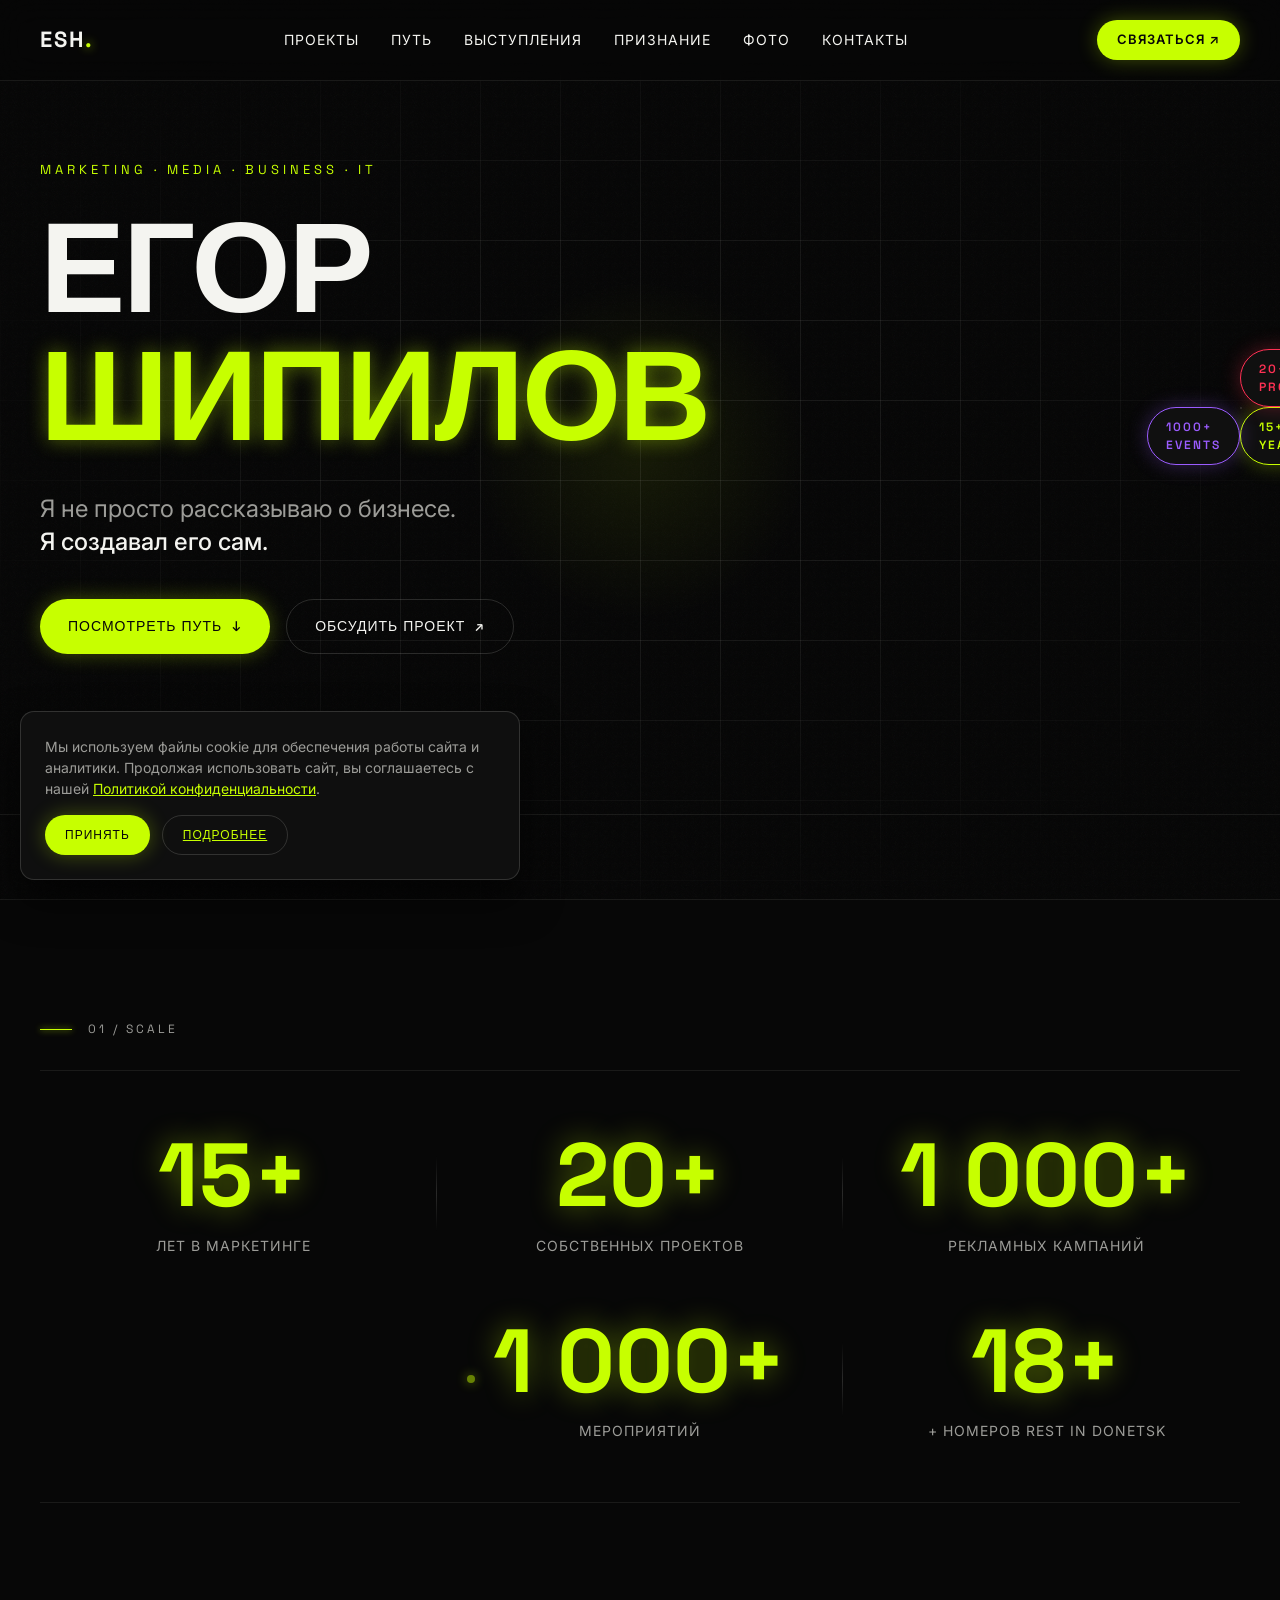
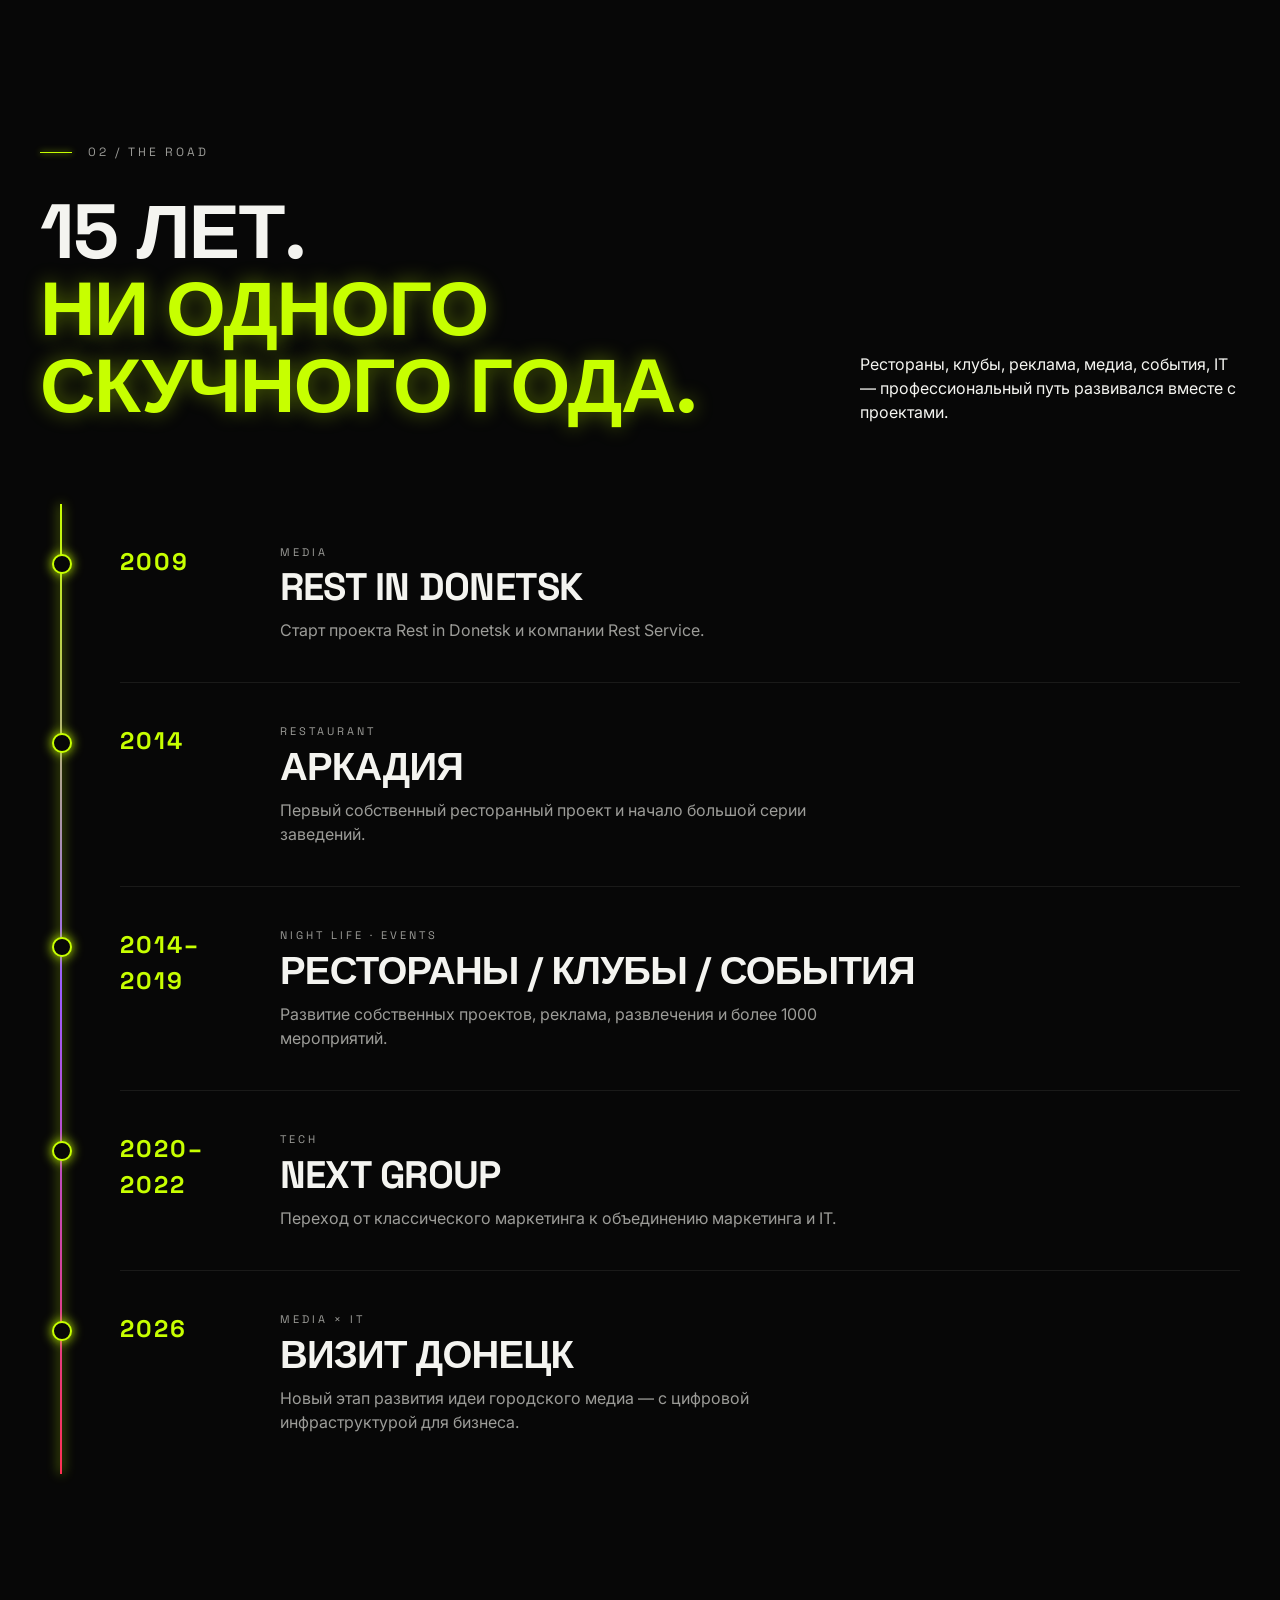
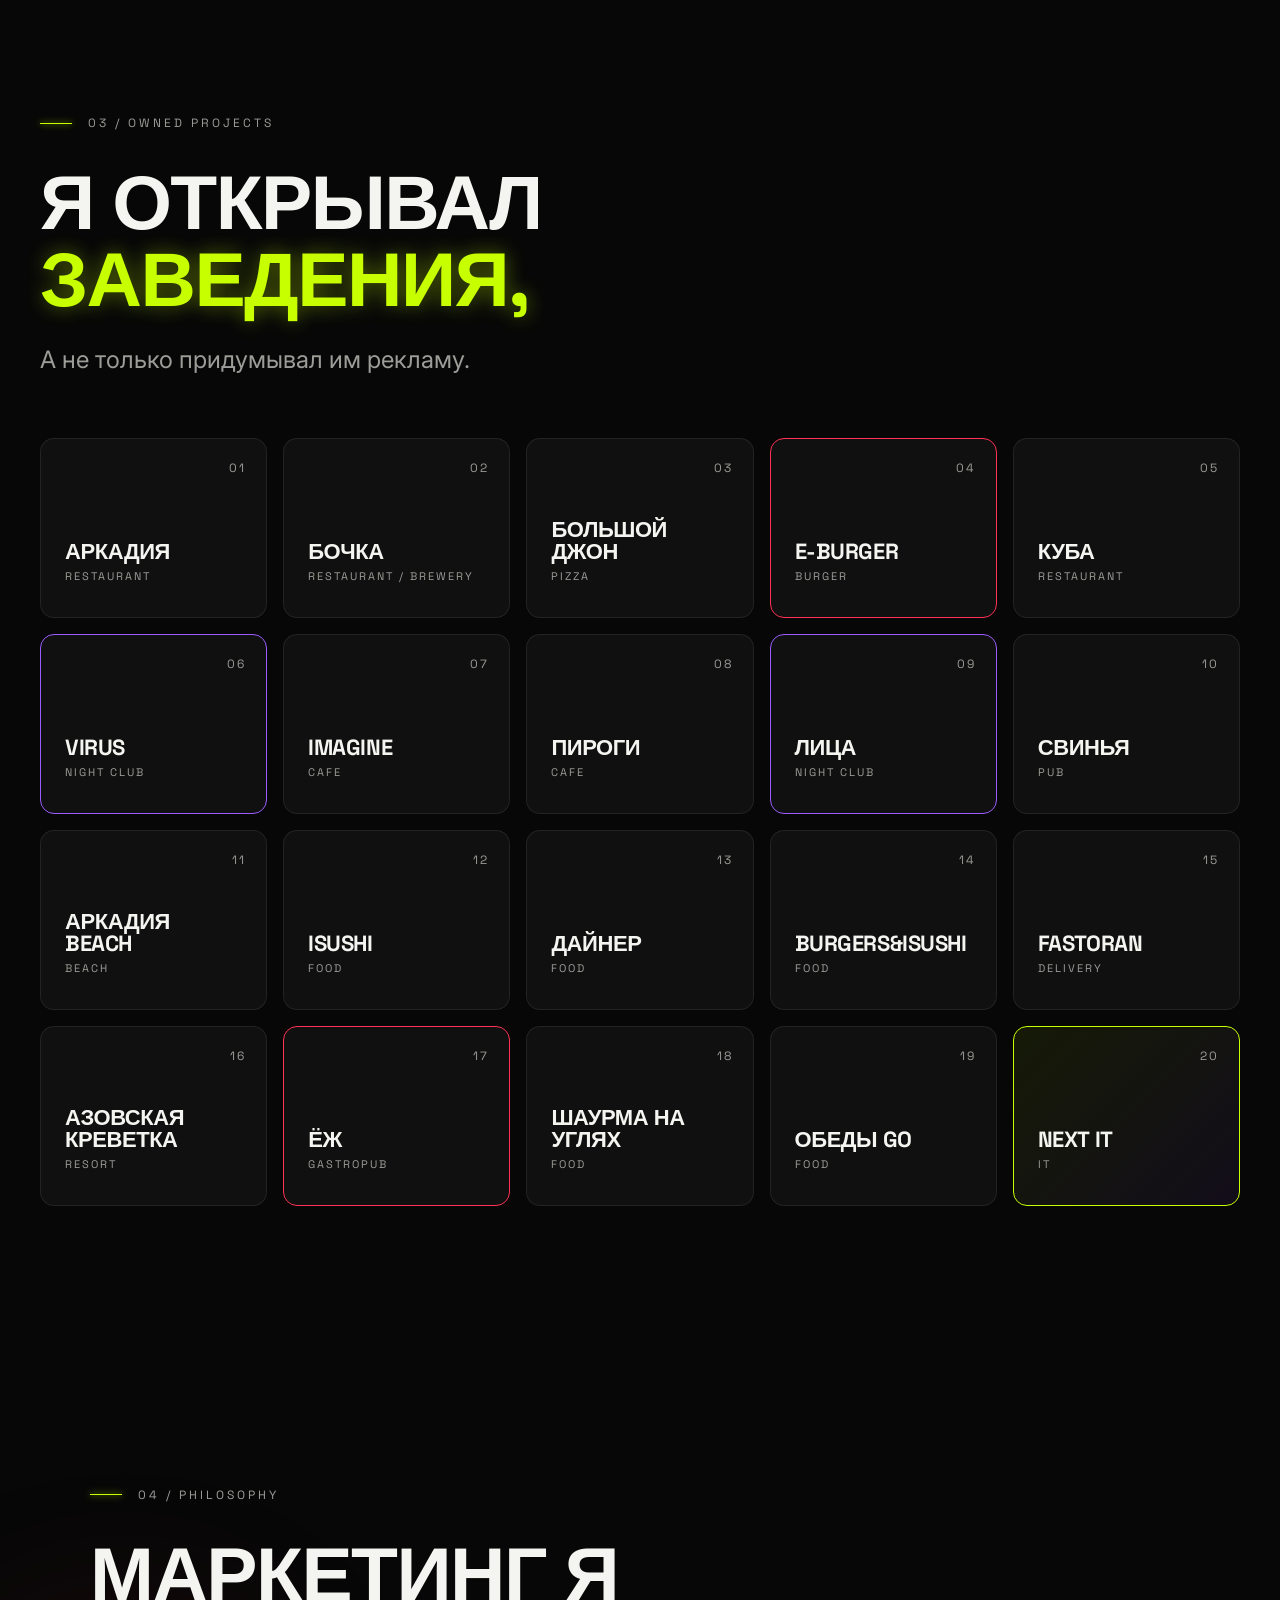
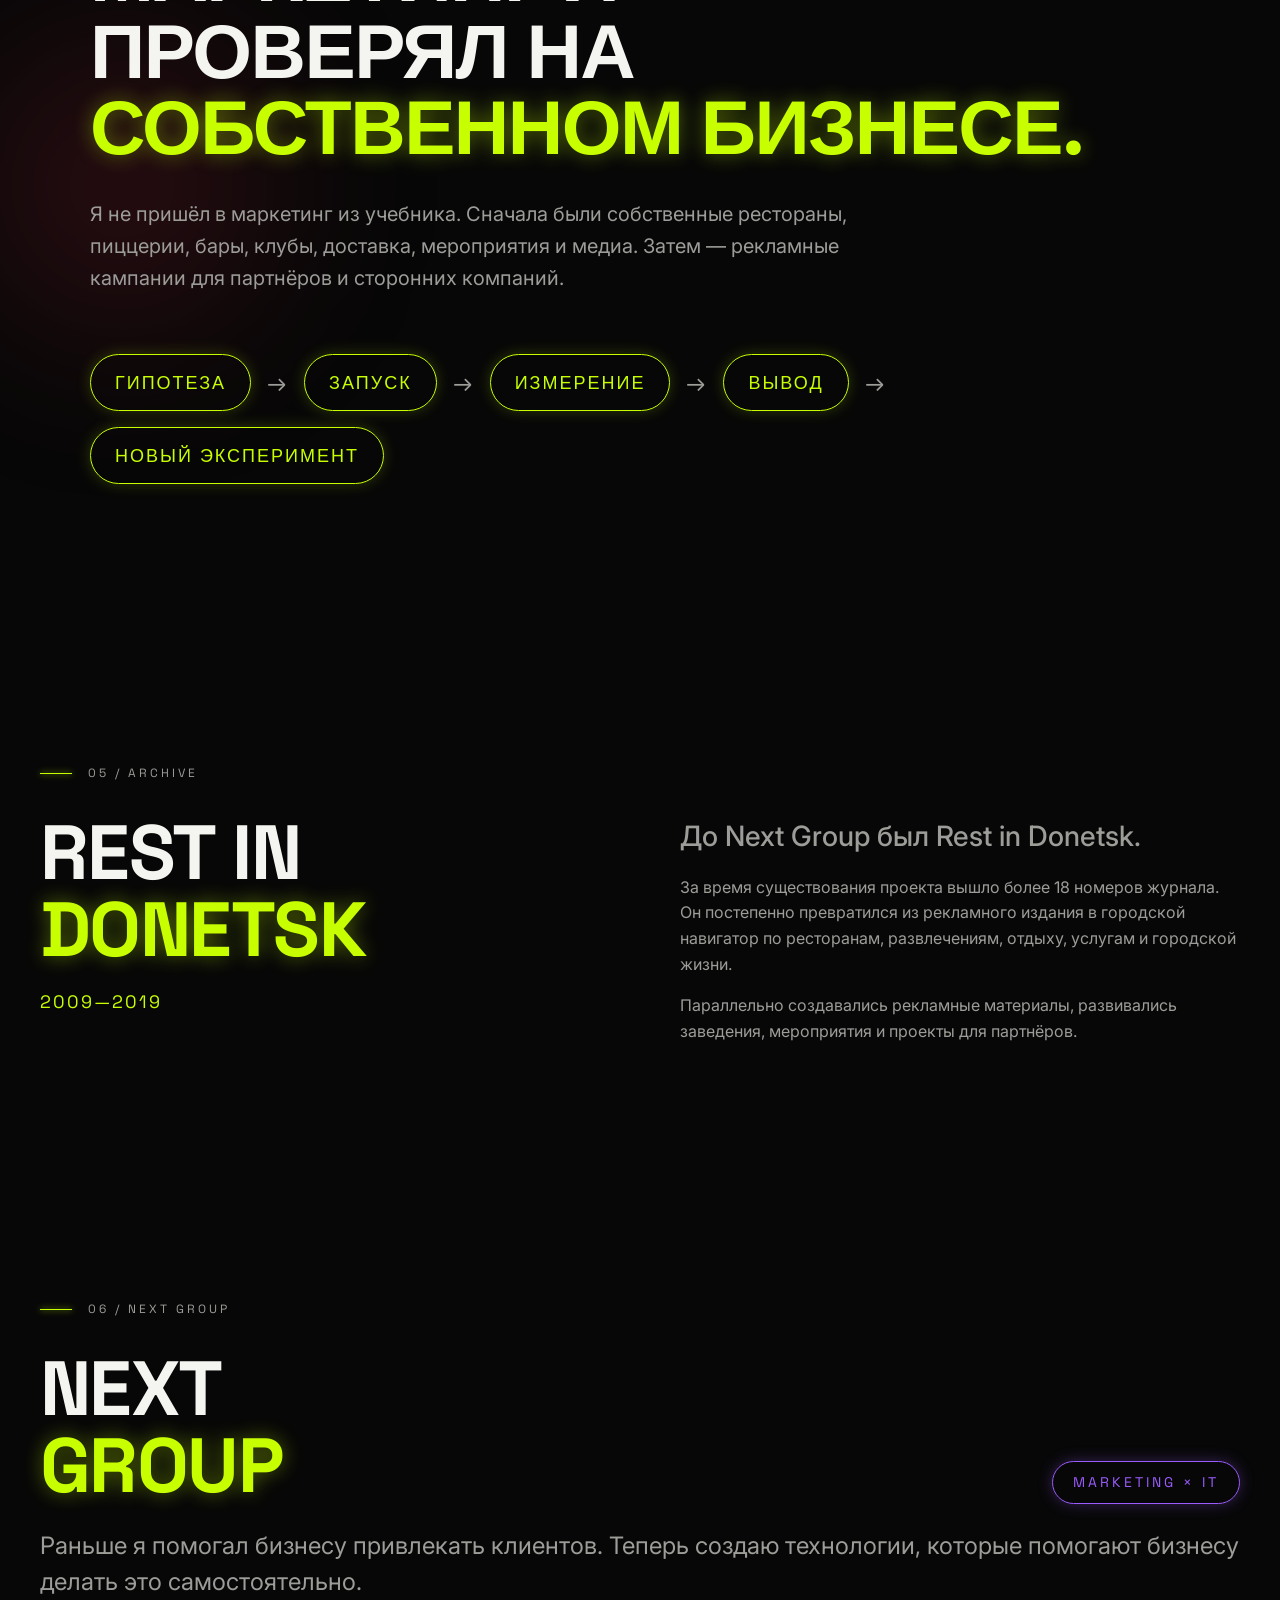
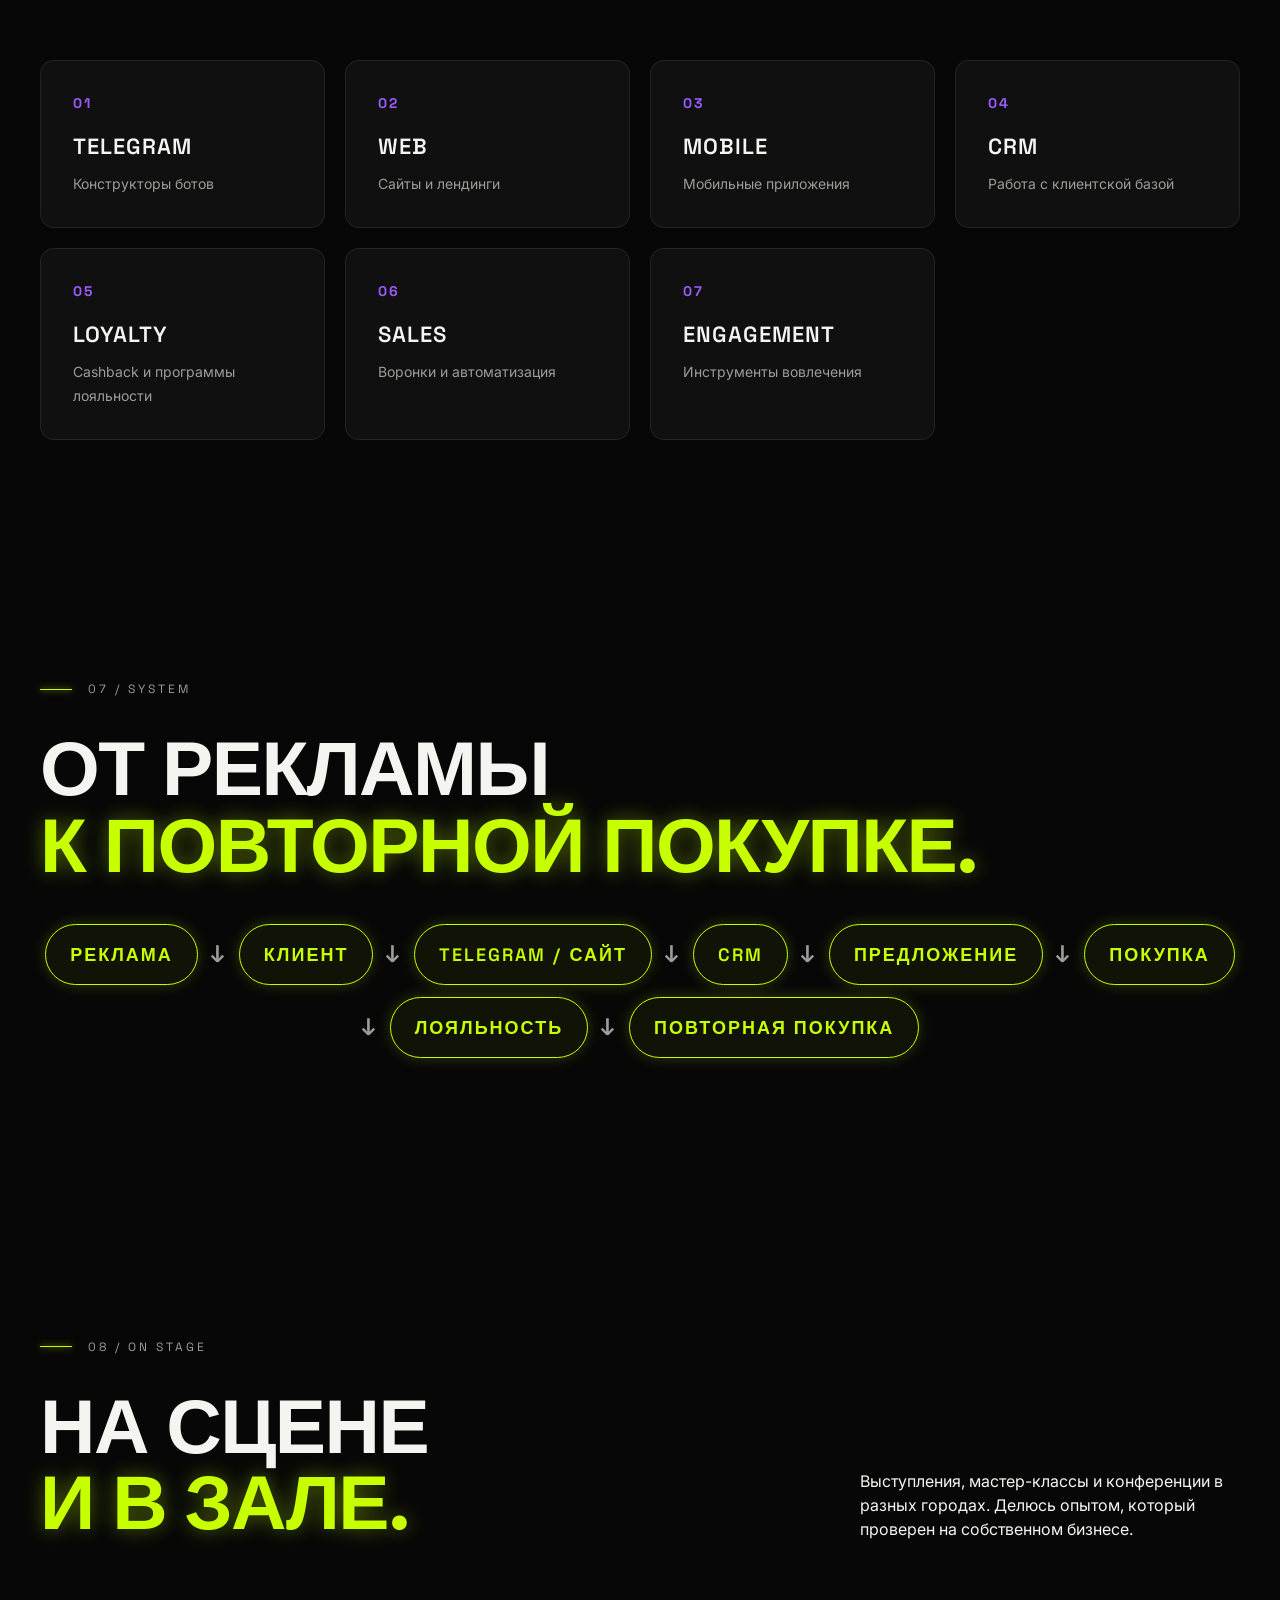
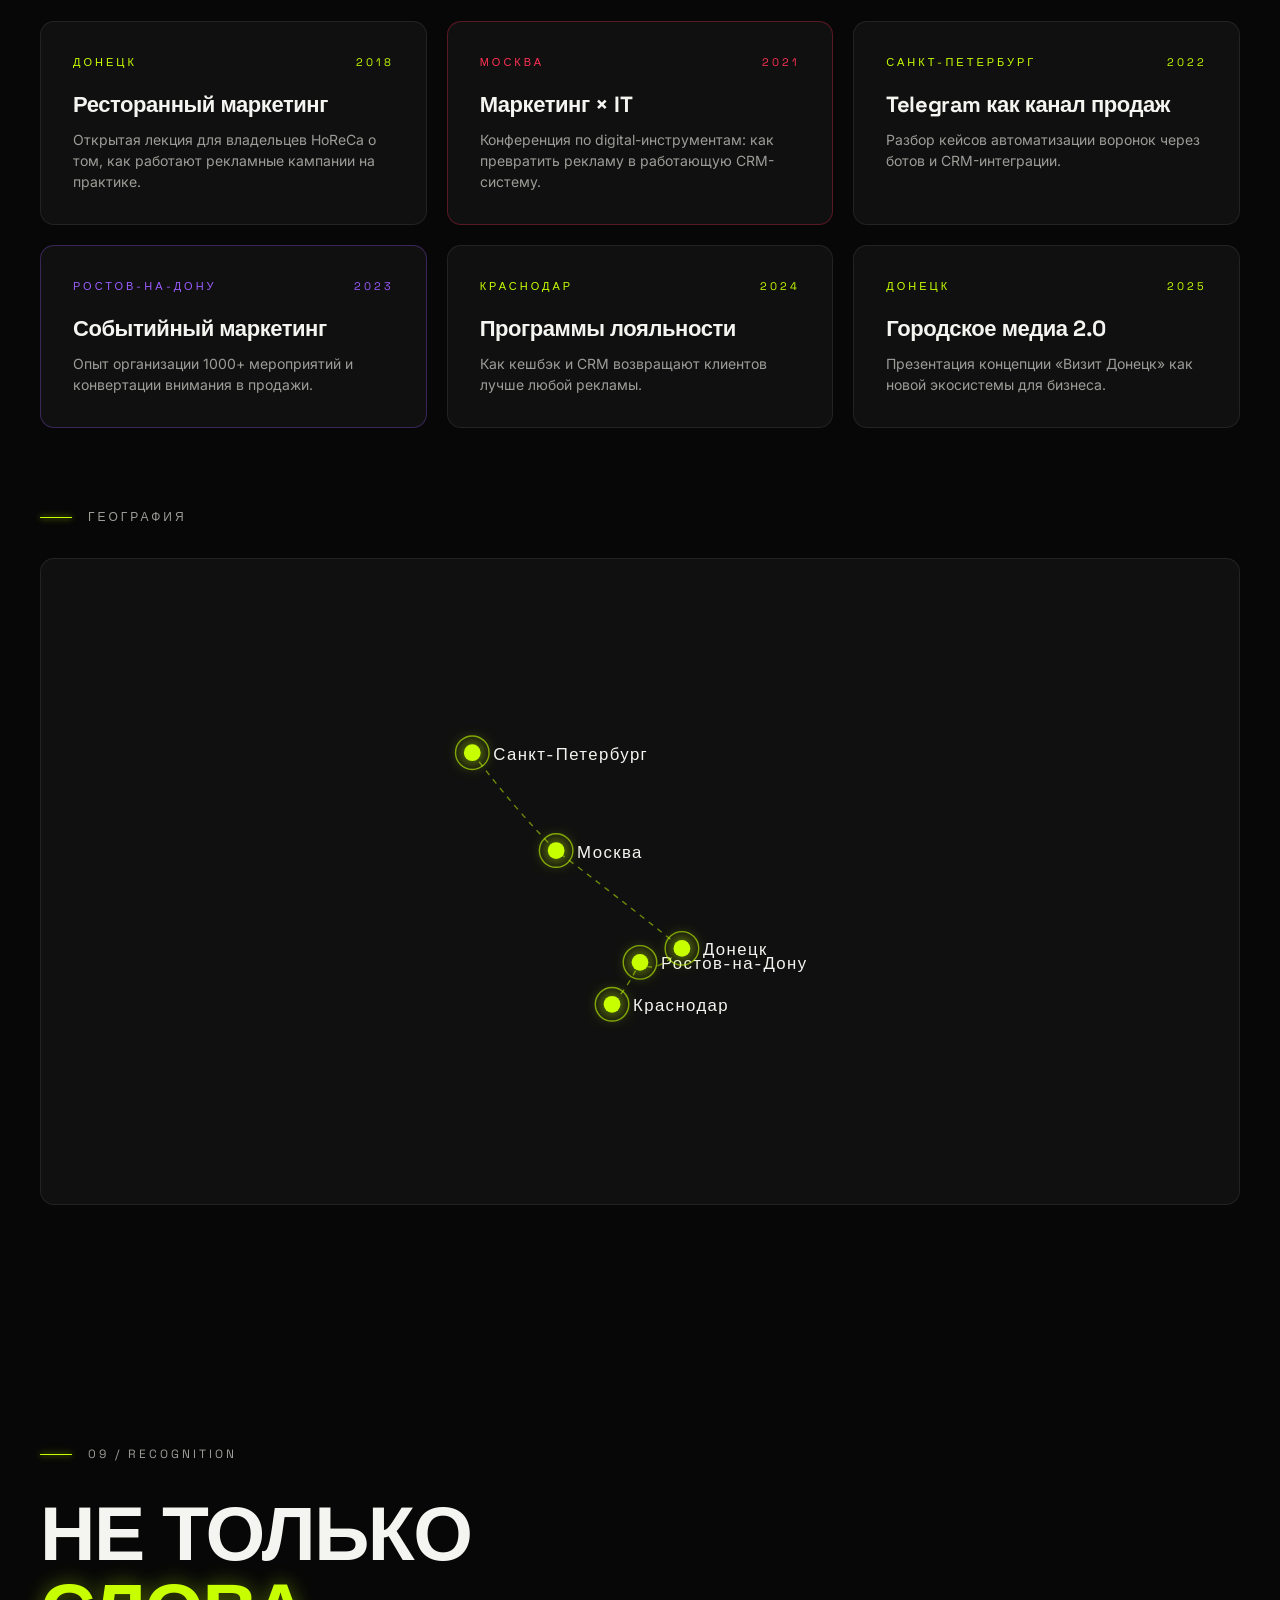
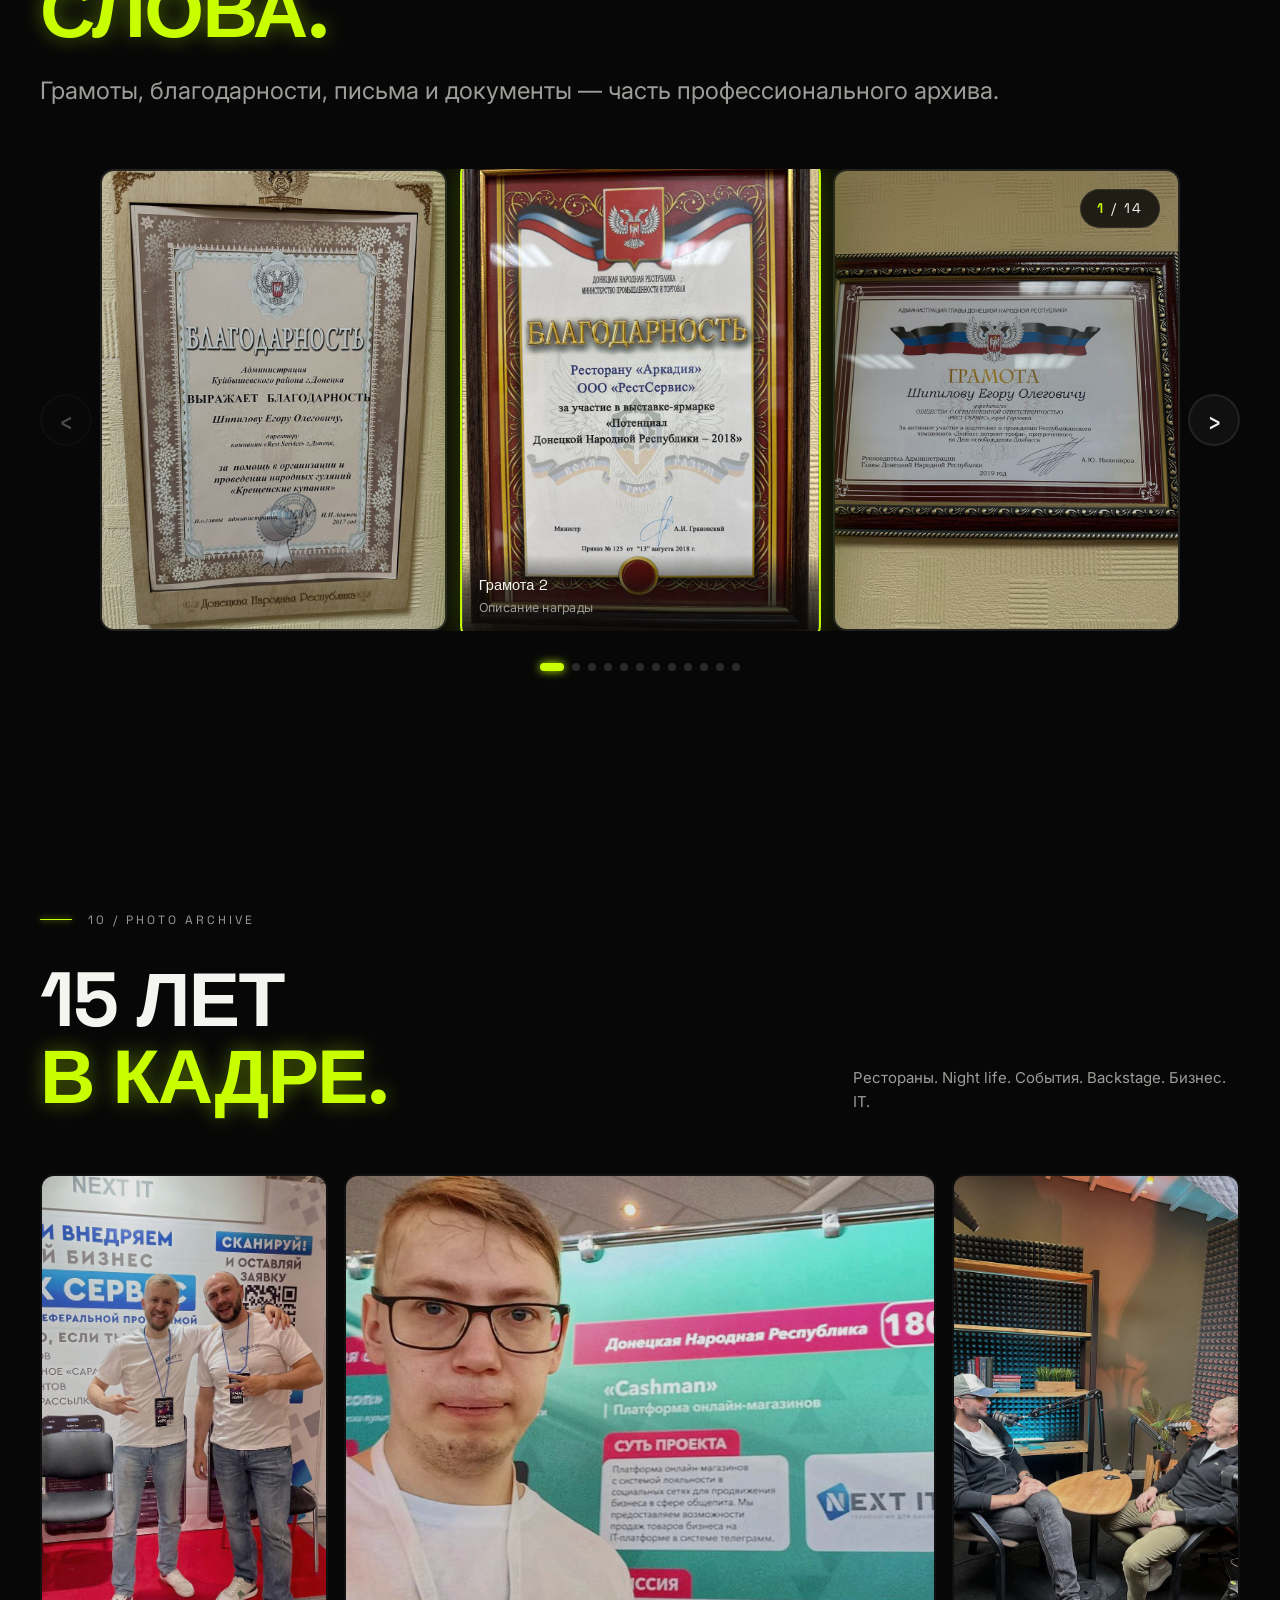
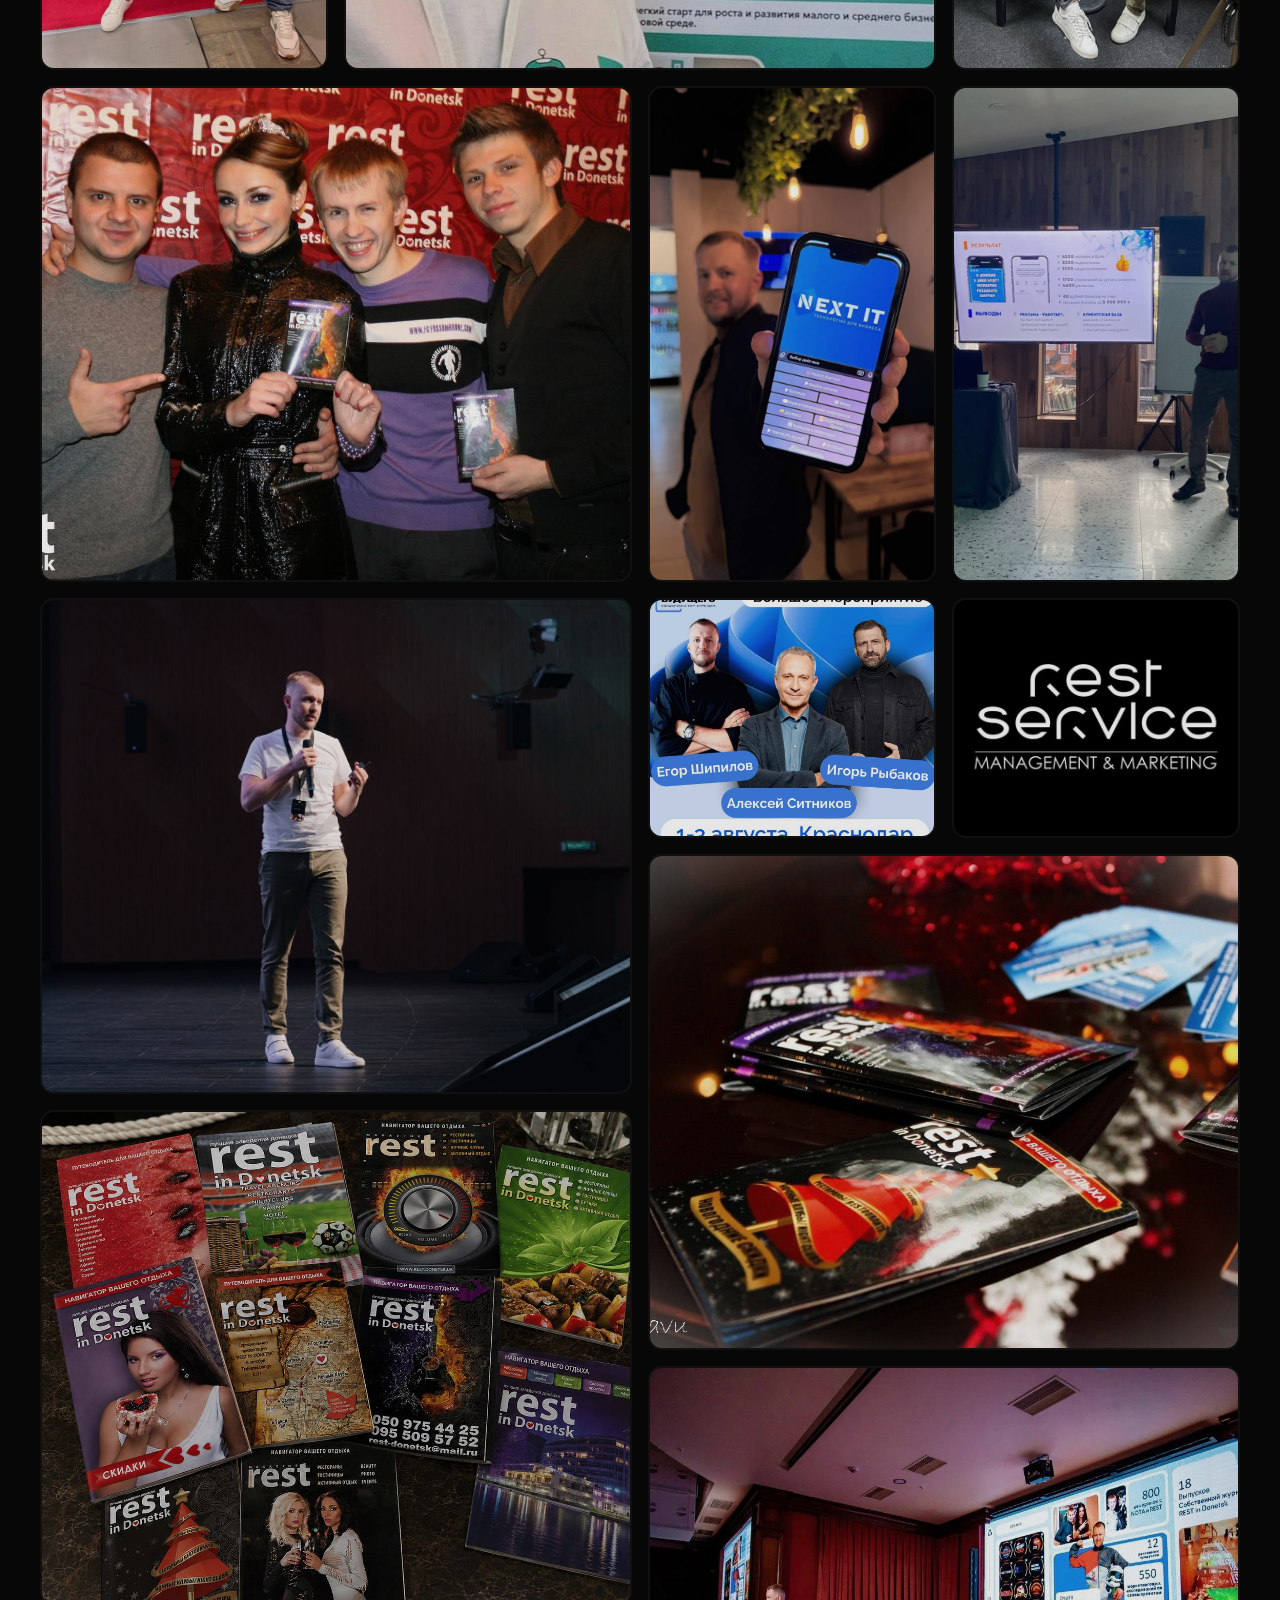
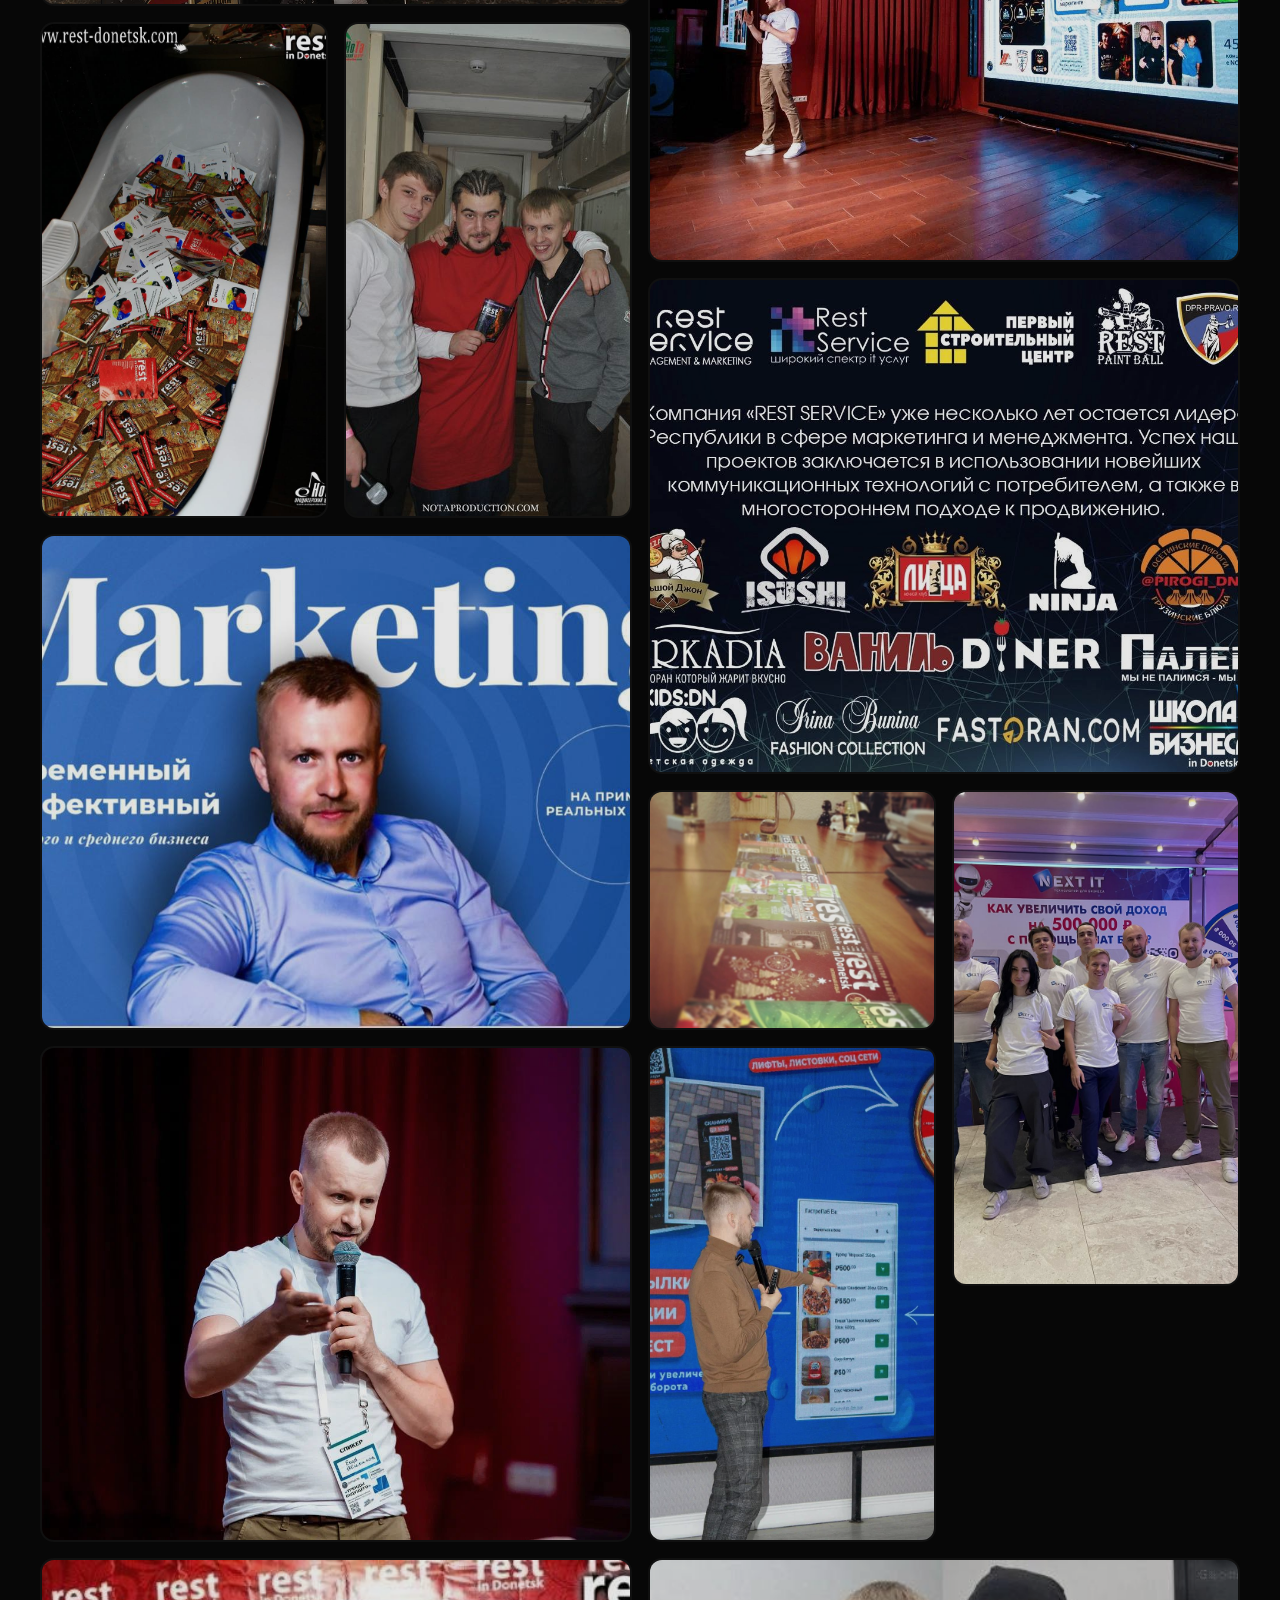
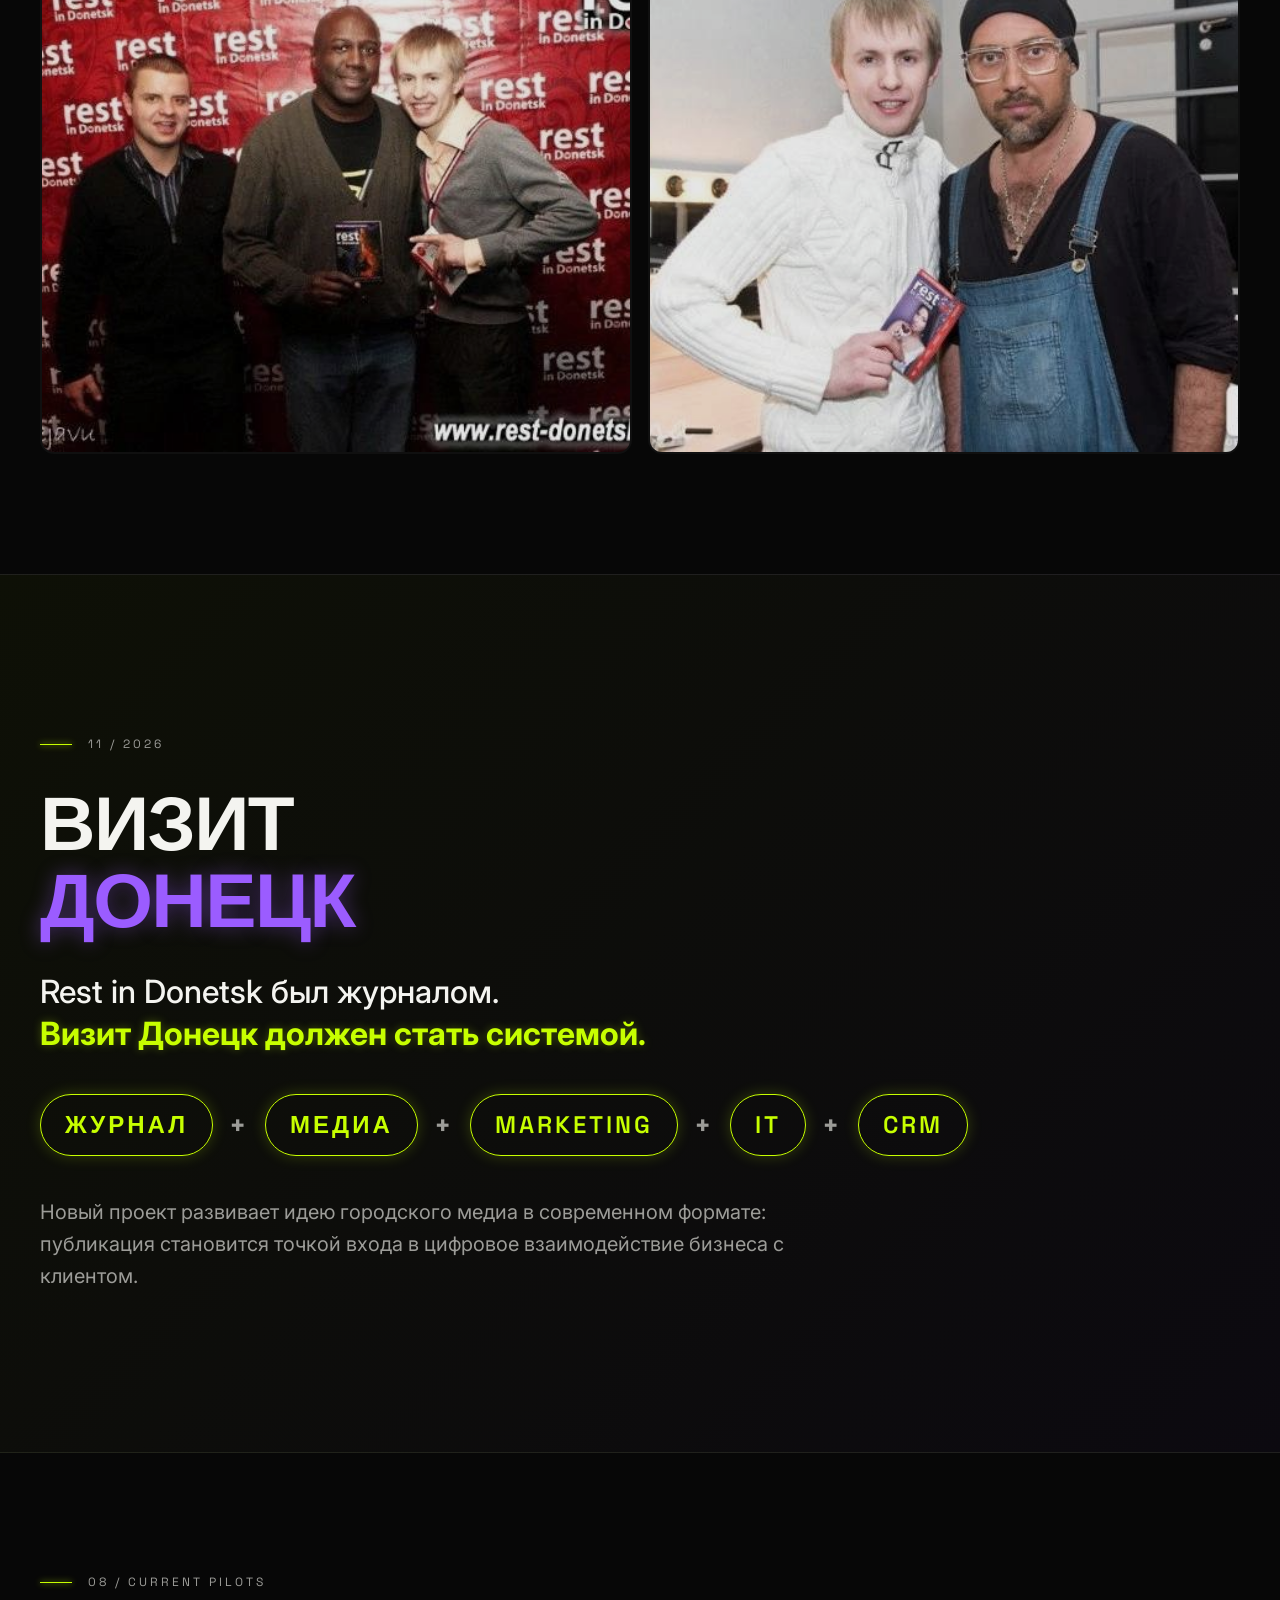
<file: index.html>
<!doctype html>
<html lang="ru">
<head>
  <meta charset="utf-8">
  <meta name="viewport" content="width=device-width, initial-scale=1">
  <title>Егор Шипилов — Marketing / Media / Business / IT</title>
  <meta name="description" content="Егор Шипилов — маркетинг, медиа, бизнес и IT. 15+ лет опыта, собственные проекты, мероприятия, рекламные кампании и цифровые продукты.">
  <meta name="theme-color" content="#070707">
  <link rel="canonical" href="/">

  <meta property="og:type" content="website">
  <meta property="og:title" content="Егор Шипилов — Marketing / Media / Business / IT">
  <meta property="og:description" content="15+ лет в маркетинге. 20+ собственных проектов. 1000+ мероприятий.">
  <meta property="og:image" content="assets/images/og-cover.jpg">
  <meta name="twitter:card" content="summary_large_image">

  <link rel="preconnect" href="https://fonts.googleapis.com">
  <link rel="preconnect" href="https://fonts.gstatic.com" crossorigin>
  <link href="https://fonts.googleapis.com/css2?family=Space+Grotesk:wght@300;400;500;600;700&family=Inter:wght@300;400;500;600&display=swap" rel="stylesheet">

  <link rel="icon" href="assets/icons/favicon.svg" type="image/svg+xml">
  <link rel="stylesheet" href="style.css">
</head>
<body>
  <div class="noise"></div>
  <div class="grid-overlay"></div>
  <div class="cursor-glow"></div>

  <header class="site-header">
    <a class="logo" href="/">ESH<span>.</span></a>
    <button class="burger" aria-label="Меню" aria-expanded="false">
      <span></span><span></span><span></span>
    </button>
    <nav class="main-nav">
      <a href="#projects">Проекты</a>
      <a href="#timeline">Путь</a>
      <a href="#speaking">Выступления</a>
      <a href="#awards">Признание</a>
      <a href="#gallery">Фото</a>
      <a href="#contact">Контакты</a>
    </nav>
    <a class="header-cta" href="#contact">Связаться <span>↗</span></a>
  </header>

  <main>
    <!-- HERO -->
    <section class="hero section">
      <div class="hero-grid">
        <div class="hero-copy reveal">
          <div class="eyebrow">MARKETING · MEDIA · BUSINESS · IT</div>
          <h1>ЕГОР<br><span>ШИПИЛОВ</span></h1>
          <p class="hero-lead">Я не просто рассказываю о бизнесе.<br><strong>Я создавал его сам.</strong></p>
          <div class="hero-actions">
            <a class="btn btn-primary" href="#timeline">Посмотреть путь <span>↓</span></a>
            <a class="btn btn-ghost" href="#contact">Обсудить проект <span>↗</span></a>
          </div>
        </div>
        <div class="hero-visual reveal">
          <div class="hero-orb"></div>
          <div class="hero-photo-frame">
            <div class="hero-placeholder"><span>ADD<br>PORTRAIT</span></div>
          </div>
          <div class="floating-tag tag-one">15+ YEARS</div>
          <div class="floating-tag tag-two">1000+ EVENTS</div>
          <div class="floating-tag tag-three">20+ PROJECTS</div>
        </div>
      </div>
      <div class="marquee" aria-hidden="true">
        <div>MARKETING / RESTAURANTS / MEDIA / NIGHT LIFE / EVENTS / IT / MARKETING / RESTAURANTS / MEDIA / NIGHT LIFE / EVENTS / IT / </div>
      </div>
    </section>

    <!-- STATS -->
    <section class="stats section">
      <div class="section-kicker">01 / SCALE</div>
      <div class="stats-grid">
        <div class="stat"><b data-count="15">0</b><span>лет в маркетинге</span></div>
        <div class="stat"><b data-count="20">0</b><span>собственных проектов</span></div>
        <div class="stat"><b data-count="1000">0</b><span>рекламных кампаний</span></div>
        <div class="stat"><b data-count="1000">0</b><span>мероприятий</span></div>
        <div class="stat"><b data-count="18">0</b><span>+ номеров Rest in Donetsk</span></div>
      </div>
    </section>

    <!-- TIMELINE -->
    <section id="timeline" class="timeline section">
      <div class="section-kicker">02 / THE ROAD</div>
      <div class="section-title-row">
        <h2>15 ЛЕТ.<br><em>НИ ОДНОГО<br>СКУЧНОГО ГОДА.</em></h2>
        <p>Рестораны, клубы, реклама, медиа, события, IT — профессиональный путь развивался вместе с проектами.</p>
      </div>
      <div class="road">
        <article class="road-item"><span class="year">2009</span><div><small>MEDIA</small><h3>REST IN DONETSK</h3><p>Старт проекта Rest in Donetsk и компании Rest Service.</p></div></article>
        <article class="road-item"><span class="year">2014</span><div><small>RESTAURANT</small><h3>АРКАДИЯ</h3><p>Первый собственный ресторанный проект и начало большой серии заведений.</p></div></article>
        <article class="road-item"><span class="year">2014–2019</span><div><small>NIGHT LIFE · EVENTS</small><h3>РЕСТОРАНЫ / КЛУБЫ / СОБЫТИЯ</h3><p>Развитие собственных проектов, реклама, развлечения и более 1000 мероприятий.</p></div></article>
        <article class="road-item"><span class="year">2020–2022</span><div><small>TECH</small><h3>NEXT GROUP</h3><p>Переход от классического маркетинга к объединению маркетинга и IT.</p></div></article>
        <article class="road-item"><span class="year">2026</span><div><small>MEDIA × IT</small><h3>ВИЗИТ ДОНЕЦК</h3><p>Новый этап развития идеи городского медиа — с цифровой инфраструктурой для бизнеса.</p></div></article>
      </div>
    </section>

    <!-- PROJECTS -->
    <section id="projects" class="projects section">
      <div class="section-kicker">03 / OWNED PROJECTS</div>
      <h2>Я ОТКРЫВАЛ<br><em>ЗАВЕДЕНИЯ,</em></h2>
      <p class="section-intro">А не только придумывал им рекламу.</p>
      <div class="project-grid">
        <article class="project-card" data-title="АРКАДИЯ" data-type="RESTAURANT" data-year="2014"><span class="num">01</span><h3>АРКАДИЯ</h3><small>RESTAURANT</small></article>
        <article class="project-card" data-title="БОЧКА" data-type="RESTAURANT / BREWERY" data-year="2015"><span class="num">02</span><h3>БОЧКА</h3><small>RESTAURANT / BREWERY</small></article>
        <article class="project-card" data-title="БОЛЬШОЙ ДЖОН" data-type="PIZZA" data-year="2016"><span class="num">03</span><h3>БОЛЬШОЙ ДЖОН</h3><small>PIZZA</small></article>
        <article class="project-card accent" data-title="E-BURGER" data-type="BURGER" data-year="2017"><span class="num">04</span><h3>E-BURGER</h3><small>BURGER</small></article>
        <article class="project-card" data-title="КУБА" data-type="RESTAURANT" data-year="2017"><span class="num">05</span><h3>КУБА</h3><small>RESTAURANT</small></article>
        <article class="project-card neon" data-title="VIRUS" data-type="NIGHT CLUB" data-year="2015"><span class="num">06</span><h3>VIRUS</h3><small>NIGHT CLUB</small></article>
        <article class="project-card" data-title="IMAGINE" data-type="CAFE" data-year="2016"><span class="num">07</span><h3>IMAGINE</h3><small>CAFE</small></article>
        <article class="project-card" data-title="ПИРОГИ" data-type="CAFE" data-year="2018"><span class="num">08</span><h3>ПИРОГИ</h3><small>CAFE</small></article>
        <article class="project-card neon" data-title="ЛИЦА" data-type="NIGHT CLUB" data-year="2018"><span class="num">09</span><h3>ЛИЦА</h3><small>NIGHT CLUB</small></article>
        <article class="project-card" data-title="СВИНЬЯ" data-type="PUB" data-year="2017"><span class="num">10</span><h3>СВИНЬЯ</h3><small>PUB</small></article>
        <article class="project-card" data-title="АРКАДИЯ BEACH" data-type="BEACH" data-year="2019"><span class="num">11</span><h3>АРКАДИЯ BEACH</h3><small>BEACH</small></article>
        <article class="project-card" data-title="ISUSHI" data-type="FOOD" data-year="2015"><span class="num">12</span><h3>ISUSHI</h3><small>FOOD</small></article>
        <article class="project-card" data-title="ДАЙНЕР" data-type="FOOD" data-year="2016"><span class="num">13</span><h3>ДАЙНЕР</h3><small>FOOD</small></article>
        <article class="project-card" data-title="BURGERS&ISUSHI" data-type="FOOD" data-year="2017"><span class="num">14</span><h3>BURGERS&amp;ISUSHI</h3><small>FOOD</small></article>
        <article class="project-card" data-title="FASTORAN" data-type="DELIVERY" data-year="2018"><span class="num">15</span><h3>FASTORAN</h3><small>DELIVERY</small></article>
        <article class="project-card" data-title="АЗОВСКАЯ КРЕВЕТКА" data-type="RESORT" data-year="2019"><span class="num">16</span><h3>АЗОВСКАЯ КРЕВЕТКА</h3><small>RESORT</small></article>
        <article class="project-card accent" data-title="ЁЖ" data-type="GASTROPUB" data-year="2021"><span class="num">17</span><h3>ЁЖ</h3><small>GASTROPUB</small></article>
        <article class="project-card" data-title="ШАУРМА НА УГЛЯХ" data-type="FOOD" data-year="2022"><span class="num">18</span><h3>ШАУРМА НА УГЛЯХ</h3><small>FOOD</small></article>
        <article class="project-card" data-title="ОБЕДЫ GO" data-type="FOOD" data-year="2023"><span class="num">19</span><h3>ОБЕДЫ GO</h3><small>FOOD</small></article>
        <article class="project-card tech" data-title="NEXT IT" data-type="IT" data-year="2020–2022"><span class="num">20</span><h3>NEXT IT</h3><small>IT</small></article>
      </div>
    </section>

    <!-- MANIFESTO -->
    <section class="manifesto section">
      <div class="manifesto-inner">
        <div class="section-kicker">04 / PHILOSOPHY</div>
        <h2>МАРКЕТИНГ Я<br>ПРОВЕРЯЛ НА<br><em>СОБСТВЕННОМ БИЗНЕСЕ.</em></h2>
        <p>Я не пришёл в маркетинг из учебника. Сначала были собственные рестораны, пиццерии, бары, клубы, доставка, мероприятия и медиа. Затем — рекламные кампании для партнёров и сторонних компаний.</p>
        <div class="formula"><span>ГИПОТЕЗА</span><i>→</i><span>ЗАПУСК</span><i>→</i><span>ИЗМЕРЕНИЕ</span><i>→</i><span>ВЫВОД</span><i>→</i><span>НОВЫЙ ЭКСПЕРИМЕНТ</span></div>
      </div>
    </section>

    <!-- REST IN DONETSK -->
    <section class="rest section">
      <div class="section-kicker">05 / ARCHIVE</div>
      <div class="split">
        <div><h2>REST IN<br><em>DONETSK</em></h2><div class="year">2009—2019</div></div>
        <div class="copy">
          <p class="big-copy">До Next Group был Rest in Donetsk.</p>
          <p>За время существования проекта вышло более 18 номеров журнала. Он постепенно превратился из рекламного издания в городской навигатор по ресторанам, развлечениям, отдыху, услугам и городской жизни.</p>
          <p>Параллельно создавались рекламные материалы, развивались заведения, мероприятия и проекты для партнёров.</p>
        </div>
      </div>
    </section>

    <!-- NEXT GROUP -->
    <section class="next section">
      <div class="section-kicker">06 / NEXT GROUP</div>
      <div class="next-head"><h2>NEXT<br><em>GROUP</em></h2><span>MARKETING × IT</span></div>
      <p class="section-intro">Раньше я помогал бизнесу привлекать клиентов. Теперь создаю технологии, которые помогают бизнесу делать это самостоятельно.</p>
      <div class="stack-grid">
        <div><b>01</b><strong>TELEGRAM</strong><span>Конструкторы ботов</span></div>
        <div><b>02</b><strong>WEB</strong><span>Сайты и лендинги</span></div>
        <div><b>03</b><strong>MOBILE</strong><span>Мобильные приложения</span></div>
        <div><b>04</b><strong>CRM</strong><span>Работа с клиентской базой</span></div>
        <div><b>05</b><strong>LOYALTY</strong><span>Cashback и программы лояльности</span></div>
        <div><b>06</b><strong>SALES</strong><span>Воронки и автоматизация</span></div>
        <div><b>07</b><strong>ENGAGEMENT</strong><span>Инструменты вовлечения</span></div>
      </div>
    </section>

    <!-- FUNNEL -->
    <section class="funnel section">
      <div class="section-kicker">07 / SYSTEM</div>
      <h2>ОТ РЕКЛАМЫ<br><em>К ПОВТОРНОЙ ПОКУПКЕ.</em></h2>
      <div class="funnel-flow">
        <span>РЕКЛАМА</span><i>↓</i><span>КЛИЕНТ</span><i>↓</i><span>TELEGRAM / САЙТ</span><i>↓</i><span>CRM</span><i>↓</i><span>ПРЕДЛОЖЕНИЕ</span><i>↓</i><span>ПОКУПКА</span><i>↓</i><span>ЛОЯЛЬНОСТЬ</span><i>↓</i><span>ПОВТОРНАЯ ПОКУПКА</span>
      </div>
    </section>

    <!-- SPEAKING (новая секция) -->
    <section id="speaking" class="speaking section">
      <div class="section-kicker">08 / ON STAGE</div>
      <div class="section-title-row">
        <h2>НА СЦЕНЕ<br><em>И В ЗАЛЕ.</em></h2>
        <p>Выступления, мастер-классы и конференции в разных городах. Делюсь опытом, который проверен на собственном бизнесе.</p>
      </div>
      <div class="speaking-grid">
        <article class="speak-card"><div class="speak-meta"><span class="city">ДОНЕЦК</span><span class="yr">2018</span></div><h3>Ресторанный маркетинг</h3><p>Открытая лекция для владельцев HoReCa о том, как работают рекламные кампании на практике.</p></article>
        <article class="speak-card accent"><div class="speak-meta"><span class="city">МОСКВА</span><span class="yr">2021</span></div><h3>Маркетинг × IT</h3><p>Конференция по digital-инструментам: как превратить рекламу в работающую CRM-систему.</p></article>
        <article class="speak-card"><div class="speak-meta"><span class="city">САНКТ-ПЕТЕРБУРГ</span><span class="yr">2022</span></div><h3>Telegram как канал продаж</h3><p>Разбор кейсов автоматизации воронок через ботов и CRM-интеграции.</p></article>
        <article class="speak-card neon"><div class="speak-meta"><span class="city">РОСТОВ-НА-ДОНУ</span><span class="yr">2023</span></div><h3>Событийный маркетинг</h3><p>Опыт организации 1000+ мероприятий и конвертации внимания в продажи.</p></article>
        <article class="speak-card"><div class="speak-meta"><span class="city">КРАСНОДАР</span><span class="yr">2024</span></div><h3>Программы лояльности</h3><p>Как кешбэк и CRM возвращают клиентов лучше любой рекламы.</p></article>
        <article class="speak-card"><div class="speak-meta"><span class="city">ДОНЕЦК</span><span class="yr">2025</span></div><h3>Городское медиа 2.0</h3><p>Презентация концепции «Визит Донецк» как новой экосистемы для бизнеса.</p></article>
      </div>

      <div class="map-wrap">
        <div class="section-kicker">ГЕОГРАФИЯ</div>
        <div class="city-map">
          <svg viewBox="0 0 800 400" class="map-svg">
            <g class="cities">
              <g class="city-point"><circle cx="340" cy="180" r="6"/><circle cx="340" cy="180" r="12" class="pulse"/><text x="355" y="185">Москва</text></g>
              <g class="city-point"><circle cx="280" cy="110" r="6"/><circle cx="280" cy="110" r="12" class="pulse"/><text x="295" y="115">Санкт-Петербург</text></g>
              <g class="city-point"><circle cx="400" cy="260" r="6"/><circle cx="400" cy="260" r="12" class="pulse"/><text x="415" y="265">Ростов-на-Дону</text></g>
              <g class="city-point"><circle cx="380" cy="290" r="6"/><circle cx="380" cy="290" r="12" class="pulse"/><text x="395" y="295">Краснодар</text></g>
              <g class="city-point"><circle cx="430" cy="250" r="6"/><circle cx="430" cy="250" r="12" class="pulse"/><text x="445" y="255">Донецк</text></g>
            </g>
            <path class="map-line" d="M280,110 Q310,150 340,180 Q380,210 430,250 Q410,270 400,260 Q390,280 380,290" fill="none"/>
          </svg>
        </div>
      </div>
    </section>

    <!-- AWARDS -->
    <section id="awards" class="awards section">
      <div class="section-kicker">09 / RECOGNITION</div>
      <h2>НЕ ТОЛЬКО<br><em>СЛОВА.</em></h2>
      <p class="section-intro">Грамоты, благодарности, письма и документы — часть профессионального архива.</p>

      <div class="carousel-wrapper">
        <div class="carousel" id="awardsCarousel">
          <div class="carousel-track">
            <div class="carousel-item" data-index="0">
              <img src="assets/wins/1.jpg" alt="Грамота 1" loading="lazy">
              <div class="carousel-caption">Грамота 1<br><small>Описание награды</small></div>
            </div>
            <div class="carousel-item" data-index="1">
              <img src="assets/wins/2.jpg" alt="Грамота 2" loading="lazy">
              <div class="carousel-caption">Грамота 2<br><small>Описание награды</small></div>
            </div>
            <div class="carousel-item" data-index="2">
              <img src="assets/wins/3.jpg" alt="Грамота 3" loading="lazy">
              <div class="carousel-caption">Грамота 3<br><small>Описание награды</small></div>
            </div>
            <div class="carousel-item" data-index="3">
              <img src="assets/wins/4.jpg" alt="Грамота 4" loading="lazy">
              <div class="carousel-caption">Грамота 4<br><small>Описание награды</small></div>
            </div>
            <div class="carousel-item" data-index="4">
              <img src="assets/wins/5.jpg" alt="Грамота 5" loading="lazy">
              <div class="carousel-caption">Грамота 5<br><small>Описание награды</small></div>
            </div>
            <div class="carousel-item" data-index="5">
              <img src="assets/wins/6.jpg" alt="Грамота 6" loading="lazy">
              <div class="carousel-caption">Грамота 6<br><small>Описание награды</small></div>
            </div>
            <div class="carousel-item" data-index="6">
              <img src="assets/wins/7.jpg" alt="Грамота 7" loading="lazy">
              <div class="carousel-caption">Грамота 7<br><small>Описание награды</small></div>
            </div>
            <div class="carousel-item" data-index="7">
              <img src="assets/wins/8.jpg" alt="Грамота 8" loading="lazy">
              <div class="carousel-caption">Грамота 8<br><small>Описание награды</small></div>
            </div>
            <div class="carousel-item" data-index="8">
              <img src="assets/wins/9.jpg" alt="Грамота 9" loading="lazy">
              <div class="carousel-caption">Грамота 9<br><small>Описание награды</small></div>
            </div>
            <div class="carousel-item" data-index="9">
              <img src="assets/wins/10.jpg" alt="Грамота 10" loading="lazy">
              <div class="carousel-caption">Грамота 10<br><small>Описание награды</small></div>
            </div>
            <div class="carousel-item" data-index="10">
              <img src="assets/wins/11.jpg" alt="Грамота 11" loading="lazy">
              <div class="carousel-caption">Грамота 11<br><small>Описание награды</small></div>
            </div>
            <div class="carousel-item" data-index="11">
              <img src="assets/wins/12.jpg" alt="Грамота 12" loading="lazy">
              <div class="carousel-caption">Грамота 12<br><small>Описание награды</small></div>
            </div>
            <div class="carousel-item" data-index="12">
              <img src="assets/wins/13.jpg" alt="Грамота 13" loading="lazy">
              <div class="carousel-caption">Грамота 13<br><small>Описание награды</small></div>
            </div>
            <div class="carousel-item" data-index="13">
              <img src="assets/wins/14.jpg" alt="Грамота 14" loading="lazy">
              <div class="carousel-caption">Грамота 14<br><small>Описание награды</small></div>
            </div>
          </div>
        </div>

        <button class="carousel-btn carousel-prev" aria-label="Назад">‹</button>
        <button class="carousel-btn carousel-next" aria-label="Вперёд">›</button>

        <div class="carousel-dots" id="carouselDots"></div>
        <div class="carousel-counter"><span id="currentSlide">1</span> / <span id="totalSlides">14</span></div>
      </div>
    </section>

    <!-- GALLERY -->
    <section id="gallery" class="gallery section">
      <div class="section-kicker">10 / PHOTO ARCHIVE</div>
      <div class="gallery-head">
        <h2>15 ЛЕТ<br><em>В КАДРЕ.</em></h2>
        <p>Рестораны. Night life. События. Backstage. Бизнес. IT.</p>
      </div>

      <div class="gallery-grid">
        <!-- Альбомные (широкие) -->
        <figure class="photo-item photo-landscape" data-index="0"><img src="assets/photos/1.jpg" alt="Фото 1" loading="lazy"></figure>
        <figure class="photo-item photo-landscape" data-index="1"><img src="assets/photos/2.jpg" alt="Фото 2" loading="lazy"></figure>
        <figure class="photo-item photo-landscape" data-index="6"><img src="assets/photos/7.jpg" alt="Фото 7" loading="lazy"></figure>
        <figure class="photo-item photo-landscape" data-index="10"><img src="assets/photos/11.jpg" alt="Фото 11" loading="lazy"></figure>
        <figure class="photo-item photo-landscape" data-index="11"><img src="assets/photos/12.jpg" alt="Фото 12 (альбом)" loading="lazy"></figure>
        <figure class="photo-item photo-landscape" data-index="12"><img src="assets/photos/13.jpg" alt="Фото 13" loading="lazy"></figure>
        <figure class="photo-item photo-landscape" data-index="15"><img src="assets/photos/16.jpg" alt="Фото 16" loading="lazy"></figure>
        <figure class="photo-item photo-landscape" data-index="16"><img src="assets/photos/17.jpg" alt="Фото 17 (альбом)" loading="lazy"></figure>
        <figure class="photo-item photo-landscape" data-index="18"><img src="assets/photos/19.jpg" alt="Фото 19" loading="lazy"></figure>
        <figure class="photo-item photo-landscape" data-index="20"><img src="assets/photos/21.jpg" alt="Фото 21" loading="lazy"></figure>
        <figure class="photo-item photo-landscape" data-index="21"><img src="assets/photos/22.jpg" alt="Фото 22" loading="lazy"></figure>

        <!-- Портретные (вертикальные) -->
        <figure class="photo-item photo-portrait" data-index="2"><img src="assets/photos/3.jpg" alt="Фото 3" loading="lazy"></figure>
        <figure class="photo-item photo-portrait" data-index="3"><img src="assets/photos/4.jpg" alt="Фото 4" loading="lazy"></figure>
        <figure class="photo-item photo-portrait" data-index="4"><img src="assets/photos/5.jpg" alt="Фото 5" loading="lazy"></figure>
        <figure class="photo-item photo-portrait" data-index="7"><img src="assets/photos/8.jpg" alt="Фото 8" loading="lazy"></figure>
        <figure class="photo-item photo-portrait" data-index="8"><img src="assets/photos/9.jpg" alt="Фото 9" loading="lazy"></figure>
        <figure class="photo-item photo-portrait" data-index="9"><img src="assets/photos/10.jpg" alt="Фото 10" loading="lazy"></figure>
        <figure class="photo-item photo-portrait" data-index="14"><img src="assets/photos/15.jpg" alt="Фото 15" loading="lazy"></figure>
        <figure class="photo-item photo-portrait" data-index="17"><img src="assets/photos/18.jpg" alt="Фото 18" loading="lazy"></figure>

        <!-- Квадратные -->
        <figure class="photo-item photo-square" data-index="5"><img src="assets/photos/6.jpg" alt="Фото 6" loading="lazy"></figure>
        <figure class="photo-item photo-square" data-index="13"><img src="assets/photos/14.jpg" alt="Фото 14" loading="lazy"></figure>
        <figure class="photo-item photo-square" data-index="19"><img src="assets/photos/20.jpg" alt="Фото 20" loading="lazy"></figure>
      </div>
    </section>

    <!-- VISIT DONETSK -->
    <section class="visit section">
      <div class="section-kicker">11 / 2026</div>
      <h2>ВИЗИТ<br><em>ДОНЕЦК</em></h2>
      <p class="big-copy">Rest in Donetsk был журналом.<br><strong>Визит Донецк должен стать системой.</strong></p>
      <div class="visit-system"><span>ЖУРНАЛ</span><b>+</b><span>МЕДИА</span><b>+</b><span>MARKETING</span><b>+</b><span>IT</span><b>+</b><span>CRM</span></div>
      <p class="visit-text">Новый проект развивает идею городского медиа в современном формате: публикация становится точкой входа в цифровое взаимодействие бизнеса с клиентом.</p>
    </section>

    <!-- ===================== PILOTS (НОВАЯ СЕКЦИЯ) ===================== -->
    <section class="pilots section">
      <div class="section-kicker">08 / CURRENT PILOTS</div>
      <h2>ПРОЕКТЫ<br><em>В РАЗРАБОТКЕ.</em></h2>
      <p class="section-intro">Пилотные решения, которые меняют правила игры уже сейчас.</p>
      <div class="pilots-grid">
        <a href="https://mypwa.ru" target="_blank" rel="noopener" class="pilot-card neon-glow">
          <span class="pilot-tag">PWA / IT</span>
          <h3>MyPWA.ru</h3>
          <p>Прогрессивные веб-приложения для бизнеса. Быстро, нативно, без магазинов приложений. Технологии завтрашнего дня, доступные уже сегодня.</p>
          <span class="pilot-link">Перейти на сайт <span>↗</span></span>
        </a>
        <a href="https://визит-донецк.рф" target="_blank" rel="noopener" class="pilot-card accent-glow">
          <span class="pilot-tag">MEDIA / CRM</span>
          <h3>Визит-Донецк.рф</h3>
          <p>Городское медиа нового формата. Точка входа в цифровое взаимодействие бизнеса с клиентом: журнал, сайт, Telegram и CRM в одной экосистеме.</p>
          <span class="pilot-link">Перейти на сайт <span>↗</span></span>
        </a>
      </div>
    </section>

    <!-- ===================== CONTACT ===================== -->
    <section id="contact" class="contact section">
      <div class="section-kicker">09 / CONTACT</div>
      <div class="contact-grid">
        <div>
          <h2>ЕСТЬ<br><em>ИДЕЯ?</em></h2>
          <p>Давайте её запустим.</p>
          <div class="contact-links">
            <a href="https://t.me/EgorShipilov" target="_blank" rel="noopener" class="contact-item">
              <span class="contact-label">Telegram</span>
              <span class="contact-value">@EgorShipilov ↗</span>
            </a>
            <a href="mailto:hello@шипилов-бизнес.рф" class="contact-item">
              <span class="contact-label">E-mail</span>
              <span class="contact-value">hello@шипилов-бизнес.рф ↗</span>
            </a>
            <a href="tel:+79990000000" class="contact-item">
              <span class="contact-label">Телефон</span>
              <span class="contact-value">+7 (949) 316 95 64 ↗</span>
            </a>
          </div>
        </div>
        <form id="contactForm" action="/send.php" method="post" enctype="multipart/form-data" novalidate>
          <input type="hidden" name="form_token" id="formToken">
          <div class="honeypot" aria-hidden="true"><label>Ваш сайт<input type="text" name="website" tabindex="-1" autocomplete="off"></label></div>

          <label>Имя*<input name="name" required maxlength="100" autocomplete="name"></label>
          <label>Телефон / Telegram*<input name="contact" required maxlength="100" autocomplete="tel"></label>
          <label>E-mail<input type="email" name="email" maxlength="160" autocomplete="email"></label>

          <label>Что вас интересует?
            <select name="topic">
              <option value="Маркетинг">Маркетинг</option>
              <option value="IT">IT</option>
              <option value="Медиа">Медиа</option>
              <option value="Реклама">Реклама</option>
              <option value="Мероприятие">Мероприятие</option>
              <option value="Визит Донецк">Визит Донецк</option>
              <option value="Другое">Другое</option>
            </select>
          </label>

          <label>Сообщение*<textarea name="message" rows="5" maxlength="3000" required></textarea></label>

          <label class="file-upload">
            <span>Прикрепить файл (ТЗ, бриф, референсы)</span>
            <input type="file" name="attachment" accept=".pdf,.jpg,.jpeg,.png,.doc,.docx,.zip">
            <small>Максимальный размер: 10 МБ. Форматы: PDF, JPG, PNG, DOC, DOCX, ZIP</small>
          </label>

          <!-- 3 ЧЕКБОКСА ПО 152-ФЗ И 38-ФЗ -->
          <label class="check required">
            <input type="checkbox" name="consent_process" value="1" required>
            <span>Даю согласие на обработку моих персональных данных в целях рассмотрения заявки и обратной связи. Ознакомлен(а) с <a href="/policy" target="_blank">Политикой конфиденциальности</a> и <a href="/consent-processing" target="_blank">Согласием на обработку ПДн</a>.</span>
          </label>

          <label class="check required">
            <input type="checkbox" name="consent_transfer" value="1" required>
            <span>Даю согласие на передачу моих персональных данных третьим лицам (исполнителям, сервисам аналитики и CRM) для обработки заявки. Ознакомлен(а) с <a href="/consent-transfer" target="_blank">Согласием на передачу ПДн третьим лицам</a>.</span>
          </label>

          <label class="check optional">
            <input type="checkbox" name="consent_marketing" value="1">
            <span>Согласен получать рекламные и информационные материалы по email, телефону, SMS и мессенджерам. <a href="/consent-marketing" target="_blank">Подробнее</a>.</span>
          </label>

          <button class="btn btn-primary" type="submit">Отправить заявку <span>↗</span></button>
          <div class="form-status" role="status" aria-live="polite"></div>
        </form>
      </div>
    </section>


  </main>

  <!-- Fullscreen viewer (строго скрыт по умолчанию) -->
  <div class="fs-viewer" hidden style="display: none !important;">
    <button class="fs-close" aria-label="Закрыть">×</button>
    <button class="fs-prev" aria-label="Назад">‹</button>
    <button class="fs-next" aria-label="Вперёд">›</button>
    <div class="fs-stage"><img alt=""></div>
    <div class="fs-caption"></div>
  </div>

  <!-- Cookie Banner (152-ФЗ) -->
  <div class="cookie-banner" id="cookieBanner">
    <div class="cookie-content">
      <p>Мы используем файлы cookie для обеспечения работы сайта и аналитики. Продолжая использовать сайт, вы соглашаетесь с нашей <a href="/policy">Политикой конфиденциальности</a>.</p>
      <div class="cookie-actions">
        <button class="btn btn-primary" id="acceptCookies">Принять</button>
        <a href="/policy" class="btn btn-ghost">Подробнее</a>
      </div>
    </div>
  </div>


  <footer class="footer">
    <div>
      <strong>ЕГОР ШИПИЛОВ</strong>
      <span>MARKETING · MEDIA · BUSINESS · IT</span>
      <span style="display:block; margin-top:8px; font-size:11px; color:var(--muted);">ИП Шипилов Е.О. · ИНН 614346287822 · г. Донецк</span>
    </div>
    <div class="footer-links">
      <a href="/policy">Политика обработки персональных данных</a>
      <a href="https://t.me/EgorShipilov" target="_blank" rel="noopener">Вкусный Маркетинг ↗</a>
    </div>
    <small>© <span id="year"></span> Егор Шипилов. Все права защищены.</small>
  </footer>

  <script src="script.js" defer></script>
</body>
</html>
</file>
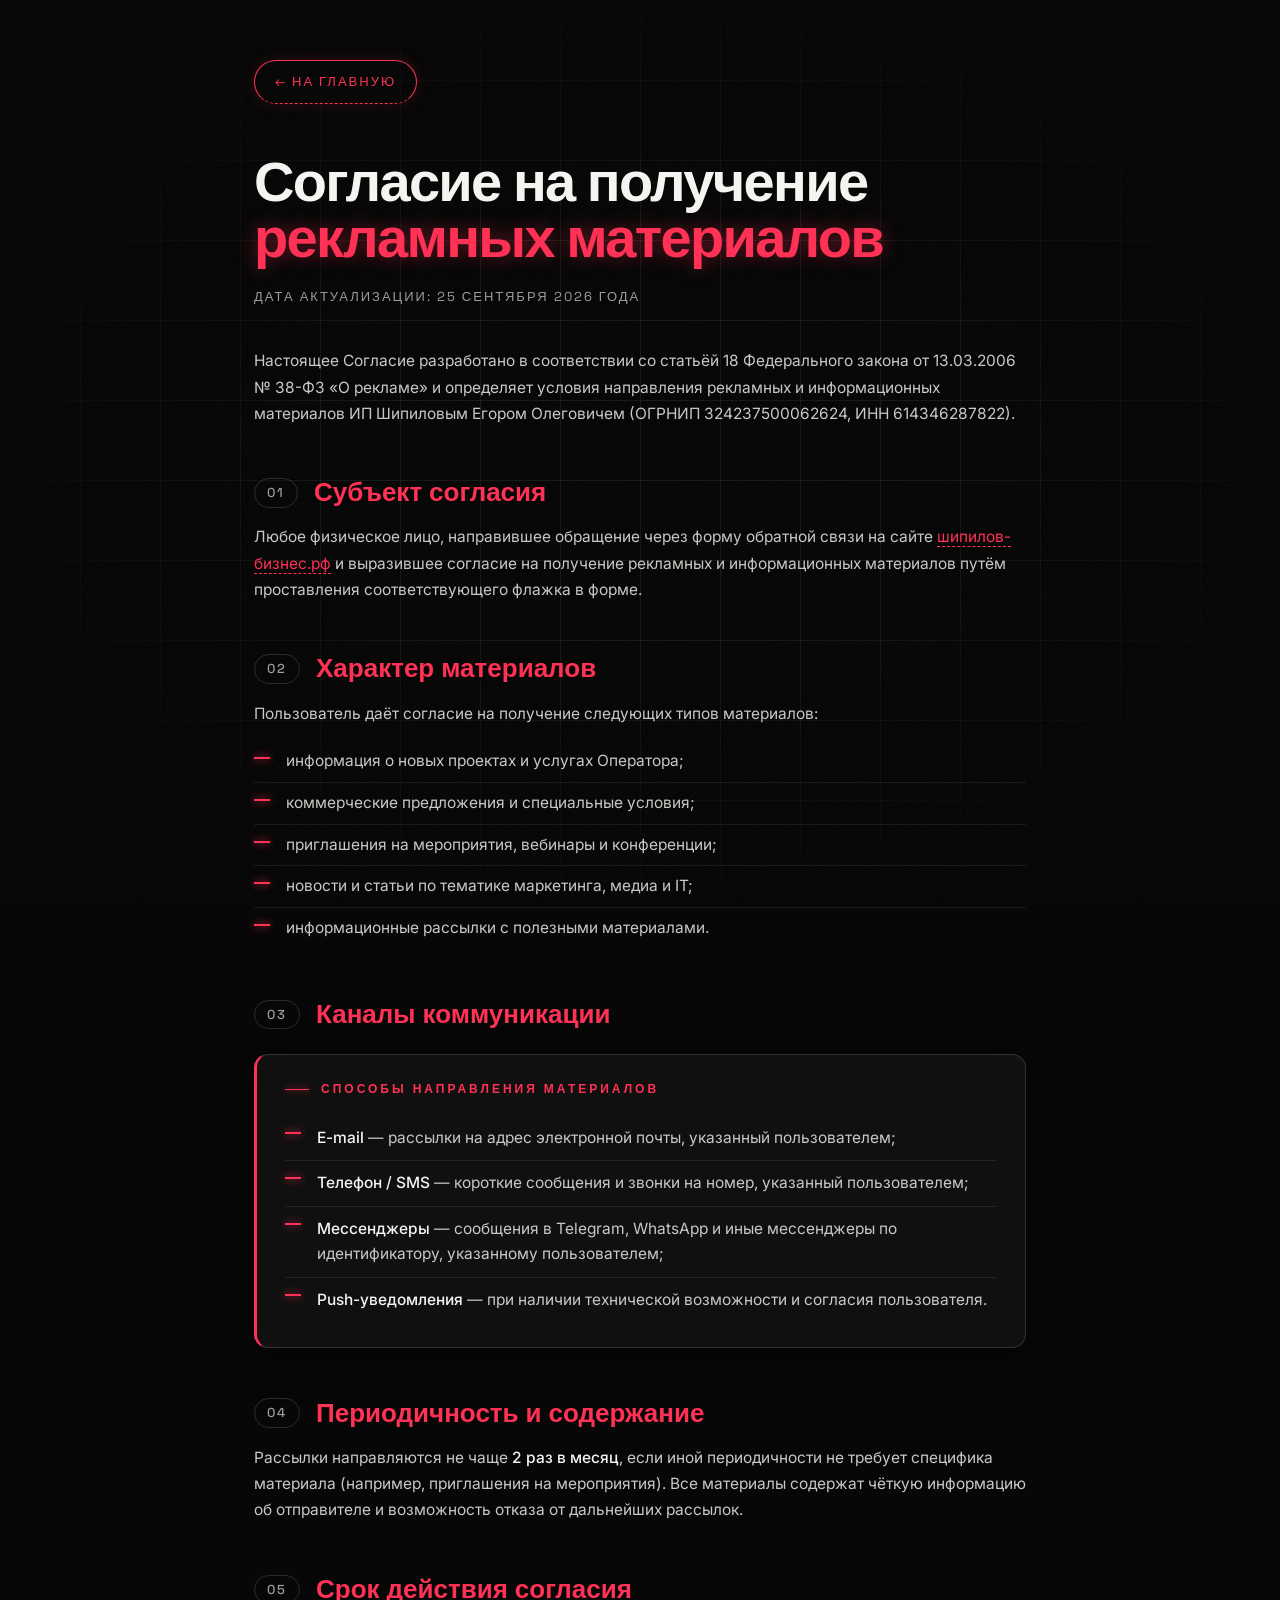
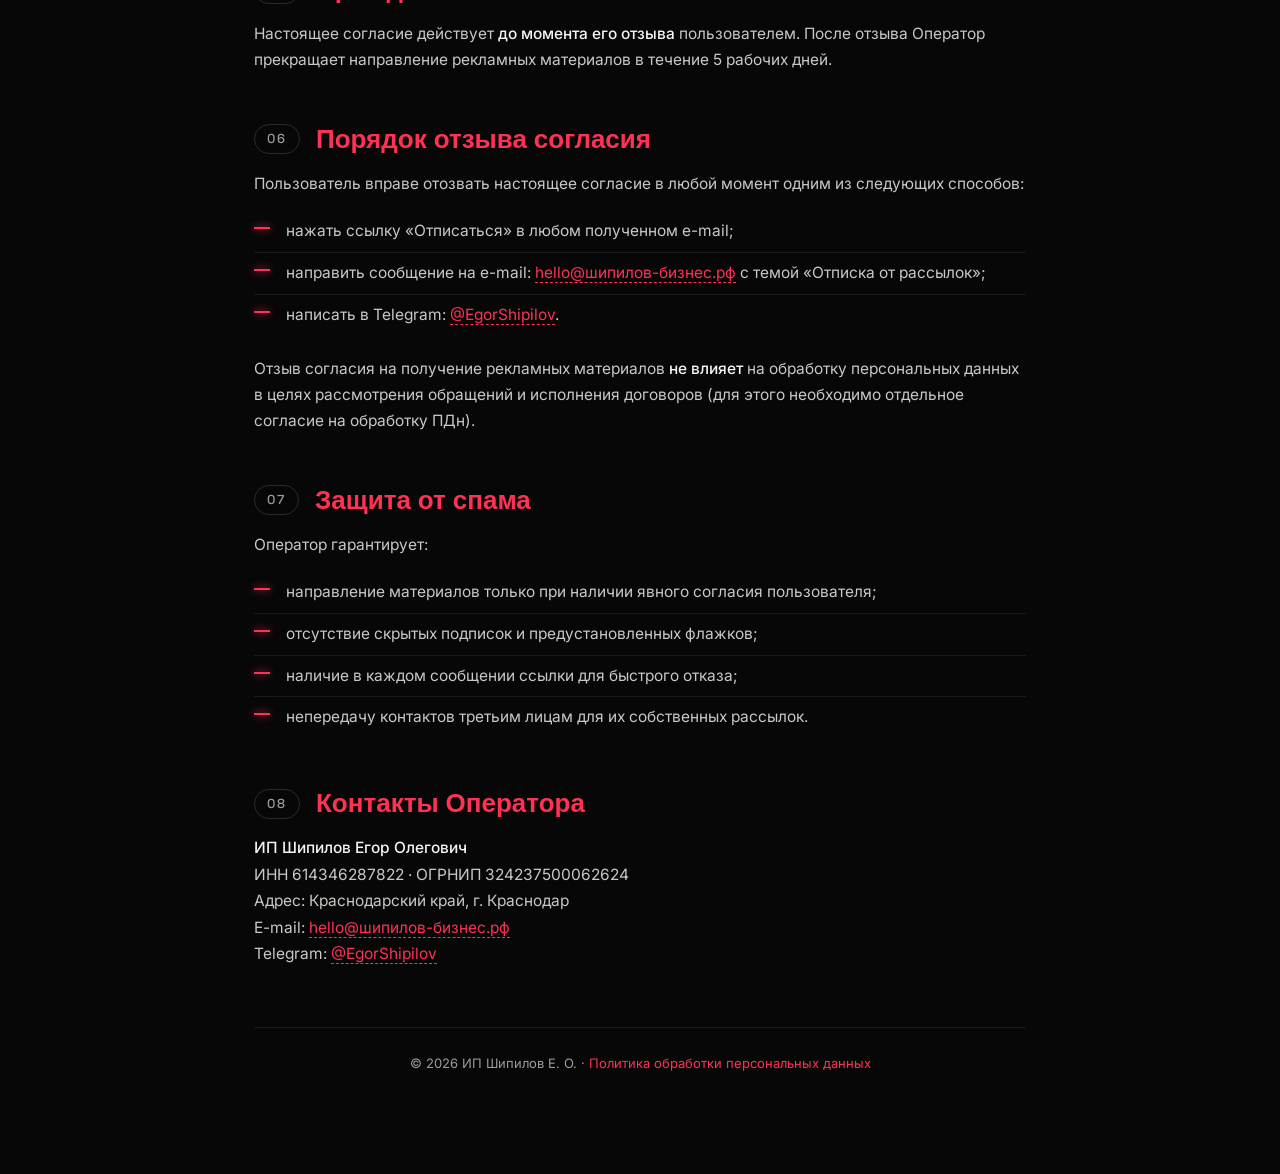
<file: consent-marketing.html>
<!doctype html>
<html lang="ru">
<head>
  <meta charset="utf-8">
  <meta name="viewport" content="width=device-width, initial-scale=1">
  <title>Согласие на получение рекламных материалов — Егор Шипилов</title>
  <meta name="description" content="Согласие на получение рекламных и информационных материалов. ИП Шипилов Е.О.">
  <meta name="robots" content="noindex">
  <link rel="preconnect" href="https://fonts.googleapis.com">
  <link rel="preconnect" href="https://fonts.gstatic.com" crossorigin>
  <link href="https://fonts.googleapis.com/css2?family=Space+Grotesk:wght@400;500;600;700;800;900&family=Inter:wght@300;400;500&display=swap" rel="stylesheet">
  <style>
    :root {
      --bg: #070707;
      --bg-2: #101010;
      --fg: #F4F4F0;
      --muted: #9C9C98;
      --neon: #C7FF00;
      --accent: #FF3154;
      --line: rgba(244, 244, 240, 0.08);
      --line-2: rgba(244, 244, 240, 0.15);
      --radius: 14px;
      --font-display: 'Space Grotesk', sans-serif;
      --font-body: 'Inter', sans-serif;
    }
    * { box-sizing: border-box; margin: 0; padding: 0; }
    html { scroll-behavior: smooth; }
    body {
      background: var(--bg);
      color: var(--fg);
      font-family: var(--font-body);
      font-size: 16px;
      line-height: 1.7;
      min-height: 100vh;
      position: relative;
    }
    body::before {
      content: '';
      position: fixed;
      inset: 0;
      pointer-events: none;
      z-index: 1;
      opacity: 0.04;
      background-image: url("data:image/svg+xml,%3Csvg xmlns='http://www.w3.org/2000/svg' width='200' height='200'%3E%3Cfilter id='n'%3E%3CfeTurbulence baseFrequency='0.9' numOctaves='2' stitchTiles='stitch'/%3E%3C/filter%3E%3Crect width='100%25' height='100%25' filter='url(%23n)'/%3E%3C/svg%3E");
    }
    body::after {
      content: '';
      position: fixed;
      inset: 0;
      pointer-events: none;
      z-index: 0;
      background-image:
        linear-gradient(var(--line) 1px, transparent 1px),
        linear-gradient(90deg, var(--line) 1px, transparent 1px);
      background-size: 80px 80px;
      mask-image: radial-gradient(ellipse at center, black 30%, transparent 80%);
    }
    .policy {
      position: relative;
      z-index: 2;
      max-width: 900px;
      margin: 0 auto;
      padding: 60px 5vw 100px;
    }
    .back {
      display: inline-flex;
      align-items: center;
      gap: 8px;
      font-family: var(--font-display);
      font-size: 13px;
      letter-spacing: 2px;
      text-transform: uppercase;
      color: var(--accent);
      text-decoration: none;
      padding: 10px 20px;
      border: 1px solid var(--accent);
      border-radius: 999px;
      transition: all 0.3s;
      margin-bottom: 50px;
      box-shadow: 0 0 15px rgba(255, 49, 84, 0.15);
    }
    .back:hover {
      background: var(--accent);
      color: #070707;
      box-shadow: 0 0 25px rgba(255, 49, 84, 0.4);
    }
    .policy h1 {
      font-family: var(--font-display);
      font-weight: 900;
      font-size: clamp(32px, 5vw, 56px);
      line-height: 1;
      letter-spacing: -0.03em;
      color: var(--fg);
      margin-bottom: 20px;
    }
    .policy h1 em {
      font-style: normal;
      color: var(--accent);
      text-shadow: 0 0 20px rgba(255, 49, 84, 0.4);
    }
    .policy .date {
      font-family: var(--font-display);
      font-size: 13px;
      letter-spacing: 2px;
      text-transform: uppercase;
      color: var(--muted);
      margin-bottom: 40px;
    }
    .policy h2 {
      font-family: var(--font-display);
      font-weight: 700;
      font-size: clamp(20px, 2.5vw, 26px);
      line-height: 1.2;
      color: var(--accent);
      margin-top: 50px;
      margin-bottom: 16px;
      display: flex;
      align-items: center;
      gap: 16px;
    }
    .policy h2::before {
      content: attr(data-num);
      font-size: 13px;
      letter-spacing: 2px;
      color: var(--muted);
      font-weight: 500;
      padding: 6px 12px;
      border: 1px solid var(--line-2);
      border-radius: 999px;
      flex-shrink: 0;
    }
    .policy p {
      color: #C8C8C4;
      margin-bottom: 14px;
      font-size: 15.5px;
    }
    .policy strong { color: var(--fg); font-weight: 500; }
    .policy ul {
      list-style: none;
      padding: 0;
      margin: 14px 0 20px;
    }
    .policy li {
      position: relative;
      padding: 8px 0 8px 32px;
      color: #C8C8C4;
      font-size: 15.5px;
      line-height: 1.6;
      border-bottom: 1px solid var(--line);
    }
    .policy li:last-child { border-bottom: none; }
    .policy li::before {
      content: '';
      position: absolute;
      left: 0;
      top: 16px;
      width: 16px;
      height: 2px;
      background: var(--accent);
      box-shadow: 0 0 8px var(--accent);
    }
    .policy a {
      color: var(--accent);
      text-decoration: none;
      border-bottom: 1px dashed var(--accent);
      transition: all 0.3s;
    }
    .policy a:hover {
      color: var(--fg);
      border-color: var(--fg);
    }
    .channels-card {
      background: var(--bg-2);
      border: 1px solid var(--line-2);
      border-left: 3px solid var(--accent);
      border-radius: var(--radius);
      padding: 24px 28px;
      margin: 24px 0;
      box-shadow: 0 10px 40px rgba(0, 0, 0, 0.4), inset 0 0 30px rgba(255, 49, 84, 0.03);
    }
    .channels-card h3 {
      font-family: var(--font-display);
      font-size: 12px;
      letter-spacing: 3px;
      text-transform: uppercase;
      color: var(--accent);
      margin-bottom: 16px;
      display: flex;
      align-items: center;
      gap: 12px;
    }
    .channels-card h3::before {
      content: '';
      width: 24px;
      height: 1px;
      background: var(--accent);
      box-shadow: 0 0 6px var(--accent);
    }
    .channels-card ul { margin: 0; }
    .channels-card li {
      padding: 10px 0 10px 32px;
      border-bottom: 1px solid var(--line);
    }
    .channels-card li:last-child { border-bottom: none; }
    .footer-note {
      margin-top: 60px;
      padding-top: 24px;
      border-top: 1px solid var(--line);
      font-size: 13px;
      color: var(--muted);
      text-align: center;
    }
    .footer-note a { color: var(--accent); border: none; }
    @media (max-width: 768px) {
      .policy { padding: 40px 20px 80px; }
      .channels-card { padding: 20px; }
      .policy h2::before { display: none; }
    }
  </style>
</head>
<body>
  <main class="policy">
    <a class="back" href="/">← На главную</a>

    <h1>Согласие на получение<br><em>рекламных материалов</em></h1>
    <div class="date">Дата актуализации: 25 сентября 2026 года</div>

    <p>Настоящее Согласие разработано в соответствии со статьёй 18 Федерального закона от 13.03.2006 № 38-ФЗ «О рекламе» и определяет условия направления рекламных и информационных материалов ИП Шипиловым Егором Олеговичем (ОГРНИП 324237500062624, ИНН 614346287822).</p>

    <h2 data-num="01">Субъект согласия</h2>
    <p>Любое физическое лицо, направившее обращение через форму обратной связи на сайте <a href="https://шипилов-бизнес.рф">шипилов-бизнес.рф</a> и выразившее согласие на получение рекламных и информационных материалов путём проставления соответствующего флажка в форме.</p>

    <h2 data-num="02">Характер материалов</h2>
    <p>Пользователь даёт согласие на получение следующих типов материалов:</p>
    <ul>
      <li>информация о новых проектах и услугах Оператора;</li>
      <li>коммерческие предложения и специальные условия;</li>
      <li>приглашения на мероприятия, вебинары и конференции;</li>
      <li>новости и статьи по тематике маркетинга, медиа и IT;</li>
      <li>информационные рассылки с полезными материалами.</li>
    </ul>

    <h2 data-num="03">Каналы коммуникации</h2>
    <div class="channels-card">
      <h3>Способы направления материалов</h3>
      <ul>
        <li><strong>E-mail</strong> — рассылки на адрес электронной почты, указанный пользователем;</li>
        <li><strong>Телефон / SMS</strong> — короткие сообщения и звонки на номер, указанный пользователем;</li>
        <li><strong>Мессенджеры</strong> — сообщения в Telegram, WhatsApp и иные мессенджеры по идентификатору, указанному пользователем;</li>
        <li><strong>Push-уведомления</strong> — при наличии технической возможности и согласия пользователя.</li>
      </ul>
    </div>

    <h2 data-num="04">Периодичность и содержание</h2>
    <p>Рассылки направляются не чаще <strong>2 раз в месяц</strong>, если иной периодичности не требует специфика материала (например, приглашения на мероприятия). Все материалы содержат чёткую информацию об отправителе и возможность отказа от дальнейших рассылок.</p>

    <h2 data-num="05">Срок действия согласия</h2>
    <p>Настоящее согласие действует <strong>до момента его отзыва</strong> пользователем. После отзыва Оператор прекращает направление рекламных материалов в течение 5 рабочих дней.</p>

    <h2 data-num="06">Порядок отзыва согласия</h2>
    <p>Пользователь вправе отозвать настоящее согласие в любой момент одним из следующих способов:</p>
    <ul>
      <li>нажать ссылку «Отписаться» в любом полученном e-mail;</li>
      <li>направить сообщение на e-mail: <a href="mailto:hello@шипилов-бизнес.рф">hello@шипилов-бизнес.рф</a> с темой «Отписка от рассылок»;</li>
      <li>написать в Telegram: <a href="https://t.me/EgorShipilov" target="_blank" rel="noopener">@EgorShipilov</a>.</li>
    </ul>
    <p>Отзыв согласия на получение рекламных материалов <strong>не влияет</strong> на обработку персональных данных в целях рассмотрения обращений и исполнения договоров (для этого необходимо отдельное согласие на обработку ПДн).</p>

    <h2 data-num="07">Защита от спама</h2>
    <p>Оператор гарантирует:</p>
    <ul>
      <li>направление материалов только при наличии явного согласия пользователя;</li>
      <li>отсутствие скрытых подписок и предустановленных флажков;</li>
      <li>наличие в каждом сообщении ссылки для быстрого отказа;</li>
      <li>непередачу контактов третьим лицам для их собственных рассылок.</li>
    </ul>

    <h2 data-num="08">Контакты Оператора</h2>
    <p><strong>ИП Шипилов Егор Олегович</strong><br>
    ИНН 614346287822 · ОГРНИП 324237500062624<br>
    Адрес: Краснодарский край, г. Краснодар<br>
    E-mail: <a href="mailto:hello@шипилов-бизнес.рф">hello@шипилов-бизнес.рф</a><br>
    Telegram: <a href="https://t.me/EgorShipilov" target="_blank" rel="noopener">@EgorShipilov</a></p>

    <div class="footer-note">
      © <span id="year">2026</span> ИП Шипилов Е. О. · <a href="/policy">Политика обработки персональных данных</a>
    </div>
  </main>

  <script>
    const yearEl = document.getElementById('year');
    if (yearEl) yearEl.textContent = new Date().getFullYear();
  </script>
</body>
</html>
</file>
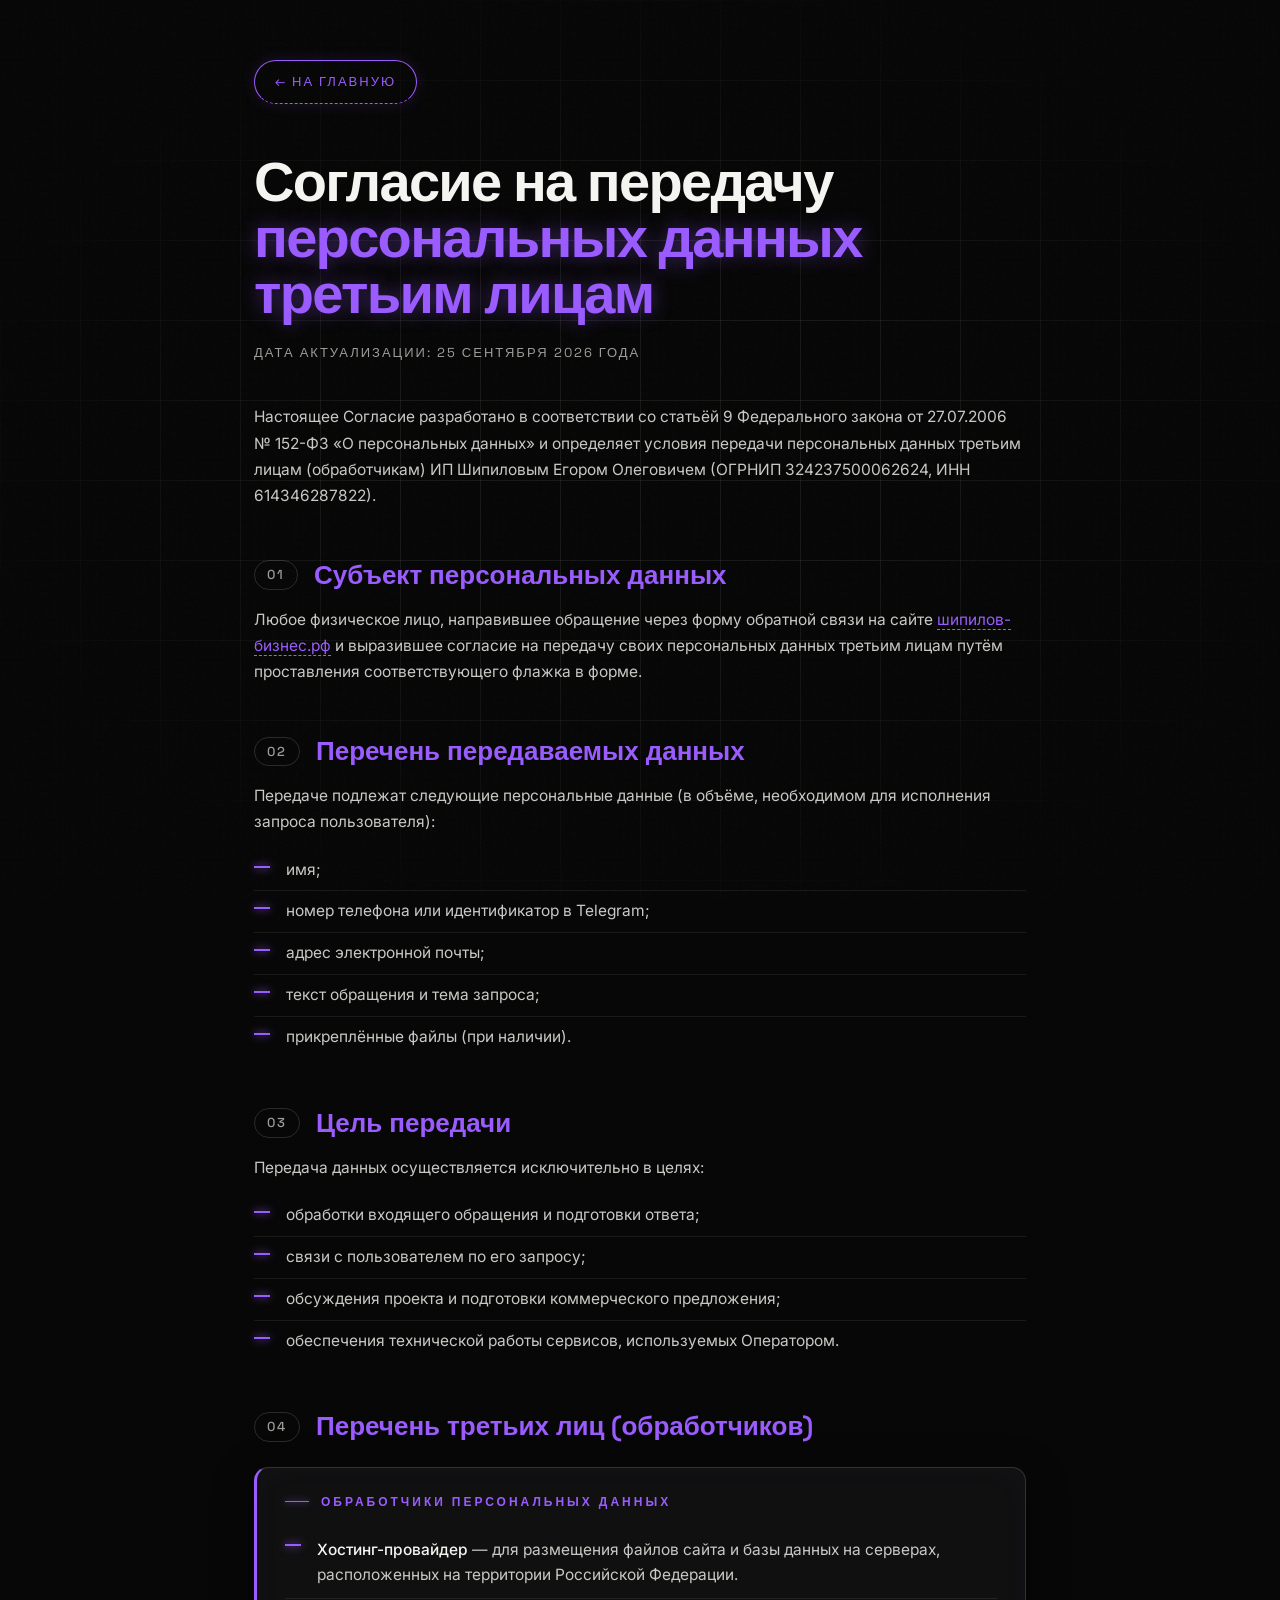
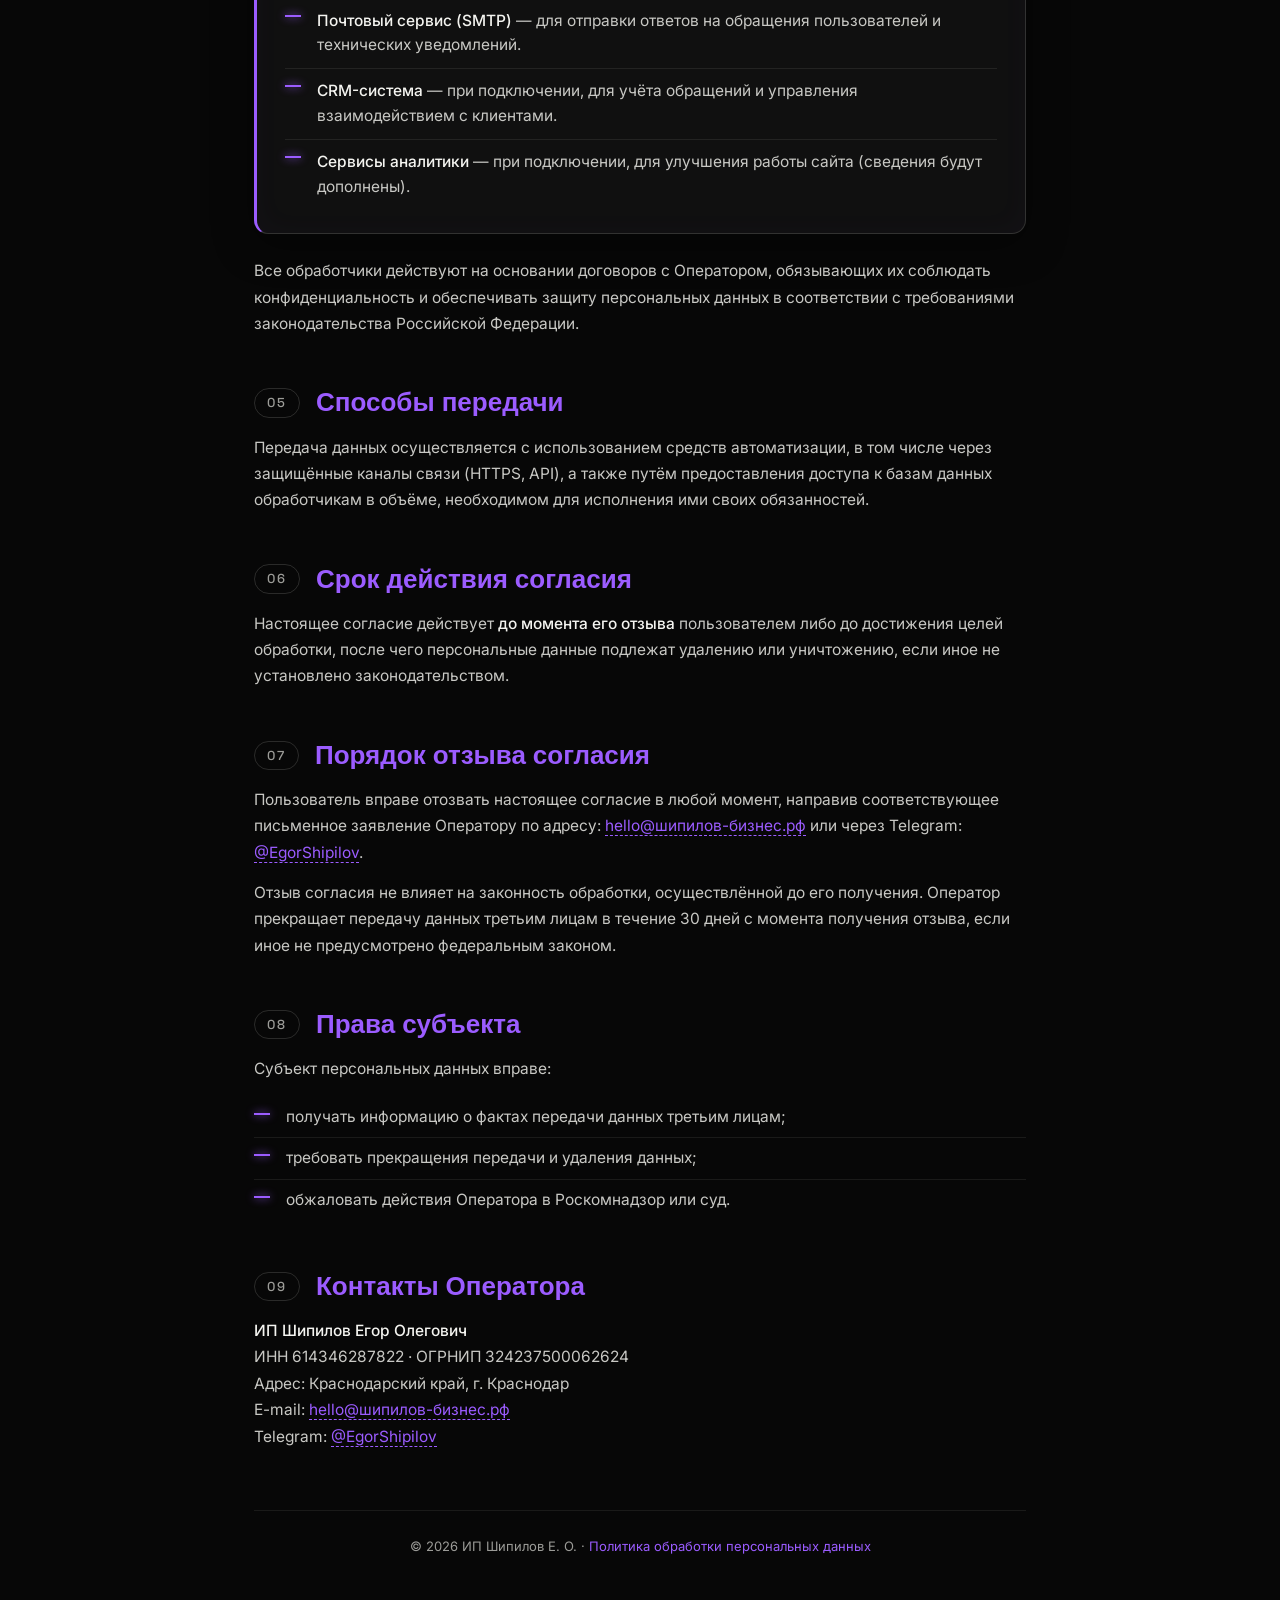
<file: consent-transfer.html>
<!doctype html>
<html lang="ru">
<head>
  <meta charset="utf-8">
  <meta name="viewport" content="width=device-width, initial-scale=1">
  <title>Согласие на передачу персональных данных третьим лицам — Егор Шипилов</title>
  <meta name="description" content="Согласие на передачу персональных данных третьим лицам. ИП Шипилов Е.О.">
  <meta name="robots" content="noindex">
  <link rel="preconnect" href="https://fonts.googleapis.com">
  <link rel="preconnect" href="https://fonts.gstatic.com" crossorigin>
  <link href="https://fonts.googleapis.com/css2?family=Space+Grotesk:wght@400;500;600;700;800;900&family=Inter:wght@300;400;500&display=swap" rel="stylesheet">
  <style>
    :root {
      --bg: #070707;
      --bg-2: #101010;
      --fg: #F4F4F0;
      --muted: #9C9C98;
      --neon: #C7FF00;
      --neon-2: #9B5CFF;
      --line: rgba(244, 244, 240, 0.08);
      --line-2: rgba(244, 244, 240, 0.15);
      --radius: 14px;
      --font-display: 'Space Grotesk', sans-serif;
      --font-body: 'Inter', sans-serif;
    }
    * { box-sizing: border-box; margin: 0; padding: 0; }
    html { scroll-behavior: smooth; }
    body {
      background: var(--bg);
      color: var(--fg);
      font-family: var(--font-body);
      font-size: 16px;
      line-height: 1.7;
      min-height: 100vh;
      position: relative;
    }
    body::before {
      content: '';
      position: fixed;
      inset: 0;
      pointer-events: none;
      z-index: 1;
      opacity: 0.04;
      background-image: url("data:image/svg+xml,%3Csvg xmlns='http://www.w3.org/2000/svg' width='200' height='200'%3E%3Cfilter id='n'%3E%3CfeTurbulence baseFrequency='0.9' numOctaves='2' stitchTiles='stitch'/%3E%3C/filter%3E%3Crect width='100%25' height='100%25' filter='url(%23n)'/%3E%3C/svg%3E");
    }
    body::after {
      content: '';
      position: fixed;
      inset: 0;
      pointer-events: none;
      z-index: 0;
      background-image:
        linear-gradient(var(--line) 1px, transparent 1px),
        linear-gradient(90deg, var(--line) 1px, transparent 1px);
      background-size: 80px 80px;
      mask-image: radial-gradient(ellipse at center, black 30%, transparent 80%);
    }
    .policy {
      position: relative;
      z-index: 2;
      max-width: 900px;
      margin: 0 auto;
      padding: 60px 5vw 100px;
    }
    .back {
      display: inline-flex;
      align-items: center;
      gap: 8px;
      font-family: var(--font-display);
      font-size: 13px;
      letter-spacing: 2px;
      text-transform: uppercase;
      color: var(--neon-2);
      text-decoration: none;
      padding: 10px 20px;
      border: 1px solid var(--neon-2);
      border-radius: 999px;
      transition: all 0.3s;
      margin-bottom: 50px;
      box-shadow: 0 0 15px rgba(155, 92, 255, 0.15);
    }
    .back:hover {
      background: var(--neon-2);
      color: #070707;
      box-shadow: 0 0 25px rgba(155, 92, 255, 0.4);
    }
    .policy h1 {
      font-family: var(--font-display);
      font-weight: 900;
      font-size: clamp(32px, 5vw, 56px);
      line-height: 1;
      letter-spacing: -0.03em;
      color: var(--fg);
      margin-bottom: 20px;
    }
    .policy h1 em {
      font-style: normal;
      color: var(--neon-2);
      text-shadow: 0 0 20px rgba(155, 92, 255, 0.4);
    }
    .policy .date {
      font-family: var(--font-display);
      font-size: 13px;
      letter-spacing: 2px;
      text-transform: uppercase;
      color: var(--muted);
      margin-bottom: 40px;
    }
    .policy h2 {
      font-family: var(--font-display);
      font-weight: 700;
      font-size: clamp(20px, 2.5vw, 26px);
      line-height: 1.2;
      color: var(--neon-2);
      margin-top: 50px;
      margin-bottom: 16px;
      display: flex;
      align-items: center;
      gap: 16px;
    }
    .policy h2::before {
      content: attr(data-num);
      font-size: 13px;
      letter-spacing: 2px;
      color: var(--muted);
      font-weight: 500;
      padding: 6px 12px;
      border: 1px solid var(--line-2);
      border-radius: 999px;
      flex-shrink: 0;
    }
    .policy p {
      color: #C8C8C4;
      margin-bottom: 14px;
      font-size: 15.5px;
    }
    .policy strong { color: var(--fg); font-weight: 500; }
    .policy ul {
      list-style: none;
      padding: 0;
      margin: 14px 0 20px;
    }
    .policy li {
      position: relative;
      padding: 8px 0 8px 32px;
      color: #C8C8C4;
      font-size: 15.5px;
      line-height: 1.6;
      border-bottom: 1px solid var(--line);
    }
    .policy li:last-child { border-bottom: none; }
    .policy li::before {
      content: '';
      position: absolute;
      left: 0;
      top: 16px;
      width: 16px;
      height: 2px;
      background: var(--neon-2);
      box-shadow: 0 0 8px var(--neon-2);
    }
    .policy a {
      color: var(--neon-2);
      text-decoration: none;
      border-bottom: 1px dashed var(--neon-2);
      transition: all 0.3s;
    }
    .policy a:hover {
      color: var(--fg);
      border-color: var(--fg);
    }
    .recipients-card {
      background: var(--bg-2);
      border: 1px solid var(--line-2);
      border-left: 3px solid var(--neon-2);
      border-radius: var(--radius);
      padding: 24px 28px;
      margin: 24px 0;
      box-shadow: 0 10px 40px rgba(0, 0, 0, 0.4), inset 0 0 30px rgba(155, 92, 255, 0.03);
    }
    .recipients-card h3 {
      font-family: var(--font-display);
      font-size: 12px;
      letter-spacing: 3px;
      text-transform: uppercase;
      color: var(--neon-2);
      margin-bottom: 16px;
      display: flex;
      align-items: center;
      gap: 12px;
    }
    .recipients-card h3::before {
      content: '';
      width: 24px;
      height: 1px;
      background: var(--neon-2);
      box-shadow: 0 0 6px var(--neon-2);
    }
    .recipients-card ul { margin: 0; }
    .recipients-card li {
      padding: 10px 0 10px 32px;
      border-bottom: 1px solid var(--line);
    }
    .recipients-card li:last-child { border-bottom: none; }
    .footer-note {
      margin-top: 60px;
      padding-top: 24px;
      border-top: 1px solid var(--line);
      font-size: 13px;
      color: var(--muted);
      text-align: center;
    }
    .footer-note a { color: var(--neon-2); border: none; }
    @media (max-width: 768px) {
      .policy { padding: 40px 20px 80px; }
      .recipients-card { padding: 20px; }
      .policy h2::before { display: none; }
    }
  </style>
</head>
<body>
  <main class="policy">
    <a class="back" href="/">← На главную</a>

    <h1>Согласие на передачу<br><em>персональных данных третьим лицам</em></h1>
    <div class="date">Дата актуализации: 25 сентября 2026 года</div>

    <p>Настоящее Согласие разработано в соответствии со статьёй 9 Федерального закона от 27.07.2006 № 152-ФЗ «О персональных данных» и определяет условия передачи персональных данных третьим лицам (обработчикам) ИП Шипиловым Егором Олеговичем (ОГРНИП 324237500062624, ИНН 614346287822).</p>

    <h2 data-num="01">Субъект персональных данных</h2>
    <p>Любое физическое лицо, направившее обращение через форму обратной связи на сайте <a href="https://шипилов-бизнес.рф">шипилов-бизнес.рф</a> и выразившее согласие на передачу своих персональных данных третьим лицам путём проставления соответствующего флажка в форме.</p>

    <h2 data-num="02">Перечень передаваемых данных</h2>
    <p>Передаче подлежат следующие персональные данные (в объёме, необходимом для исполнения запроса пользователя):</p>
    <ul>
      <li>имя;</li>
      <li>номер телефона или идентификатор в Telegram;</li>
      <li>адрес электронной почты;</li>
      <li>текст обращения и тема запроса;</li>
      <li>прикреплённые файлы (при наличии).</li>
    </ul>

    <h2 data-num="03">Цель передачи</h2>
    <p>Передача данных осуществляется исключительно в целях:</p>
    <ul>
      <li>обработки входящего обращения и подготовки ответа;</li>
      <li>связи с пользователем по его запросу;</li>
      <li>обсуждения проекта и подготовки коммерческого предложения;</li>
      <li>обеспечения технической работы сервисов, используемых Оператором.</li>
    </ul>

    <h2 data-num="04">Перечень третьих лиц (обработчиков)</h2>
    <div class="recipients-card">
      <h3>Обработчики персональных данных</h3>
      <ul>
        <li><strong>Хостинг-провайдер</strong> — для размещения файлов сайта и базы данных на серверах, расположенных на территории Российской Федерации.</li>
        <li><strong>Почтовый сервис (SMTP)</strong> — для отправки ответов на обращения пользователей и технических уведомлений.</li>
        <li><strong>CRM-система</strong> — при подключении, для учёта обращений и управления взаимодействием с клиентами.</li>
        <li><strong>Сервисы аналитики</strong> — при подключении, для улучшения работы сайта (сведения будут дополнены).</li>
      </ul>
    </div>
    <p>Все обработчики действуют на основании договоров с Оператором, обязывающих их соблюдать конфиденциальность и обеспечивать защиту персональных данных в соответствии с требованиями законодательства Российской Федерации.</p>

    <h2 data-num="05">Способы передачи</h2>
    <p>Передача данных осуществляется с использованием средств автоматизации, в том числе через защищённые каналы связи (HTTPS, API), а также путём предоставления доступа к базам данных обработчикам в объёме, необходимом для исполнения ими своих обязанностей.</p>

    <h2 data-num="06">Срок действия согласия</h2>
    <p>Настоящее согласие действует <strong>до момента его отзыва</strong> пользователем либо до достижения целей обработки, после чего персональные данные подлежат удалению или уничтожению, если иное не установлено законодательством.</p>

    <h2 data-num="07">Порядок отзыва согласия</h2>
    <p>Пользователь вправе отозвать настоящее согласие в любой момент, направив соответствующее письменное заявление Оператору по адресу: <a href="mailto:hello@шипилов-бизнес.рф">hello@шипилов-бизнес.рф</a> или через Telegram: <a href="https://t.me/EgorShipilov" target="_blank" rel="noopener">@EgorShipilov</a>.</p>
    <p>Отзыв согласия не влияет на законность обработки, осуществлённой до его получения. Оператор прекращает передачу данных третьим лицам в течение 30 дней с момента получения отзыва, если иное не предусмотрено федеральным законом.</p>

    <h2 data-num="08">Права субъекта</h2>
    <p>Субъект персональных данных вправе:</p>
    <ul>
      <li>получать информацию о фактах передачи данных третьим лицам;</li>
      <li>требовать прекращения передачи и удаления данных;</li>
      <li>обжаловать действия Оператора в Роскомнадзор или суд.</li>
    </ul>

    <h2 data-num="09">Контакты Оператора</h2>
    <p><strong>ИП Шипилов Егор Олегович</strong><br>
    ИНН 614346287822 · ОГРНИП 324237500062624<br>
    Адрес: Краснодарский край, г. Краснодар<br>
    E-mail: <a href="mailto:hello@шипилов-бизнес.рф">hello@шипилов-бизнес.рф</a><br>
    Telegram: <a href="https://t.me/EgorShipilov" target="_blank" rel="noopener">@EgorShipilov</a></p>

    <div class="footer-note">
      © <span id="year">2026</span> ИП Шипилов Е. О. · <a href="/policy">Политика обработки персональных данных</a>
    </div>
  </main>

  <script>
    const yearEl = document.getElementById('year');
    if (yearEl) yearEl.textContent = new Date().getFullYear();
  </script>
</body>
</html>
</file>
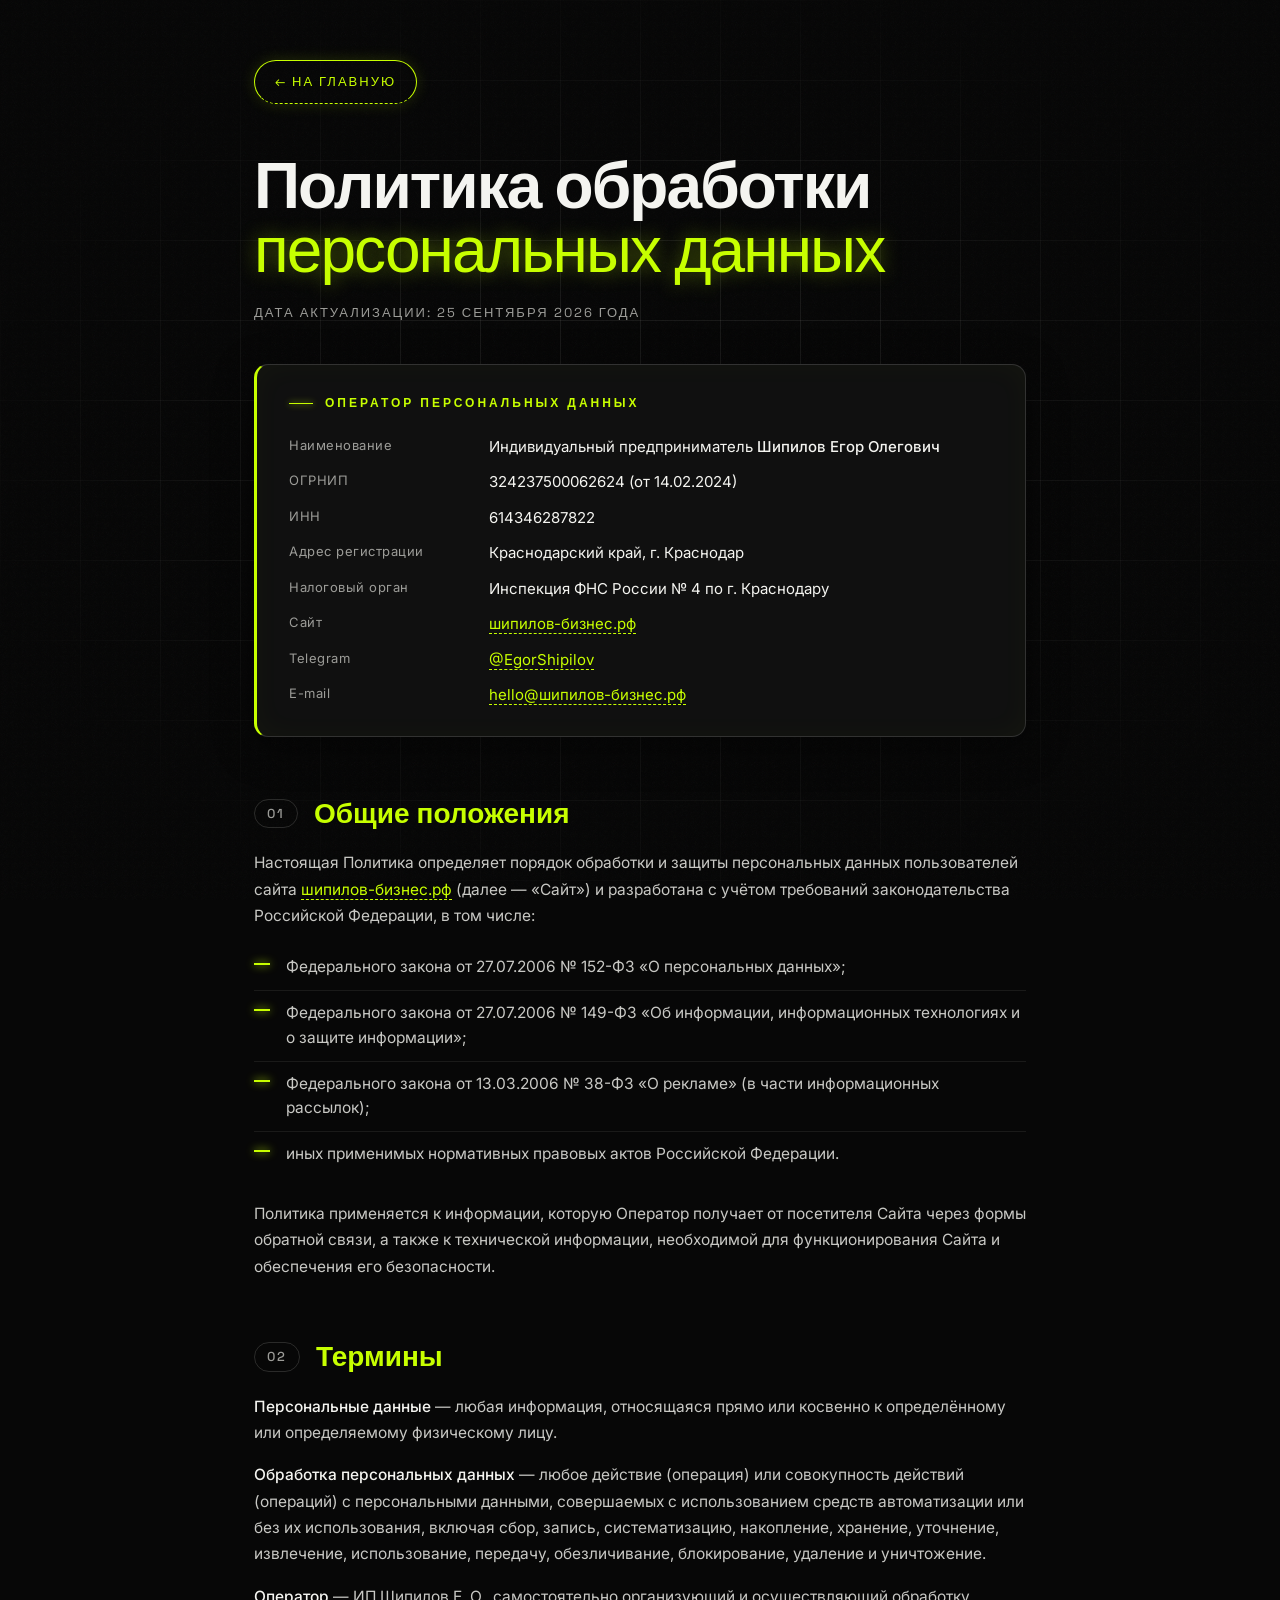
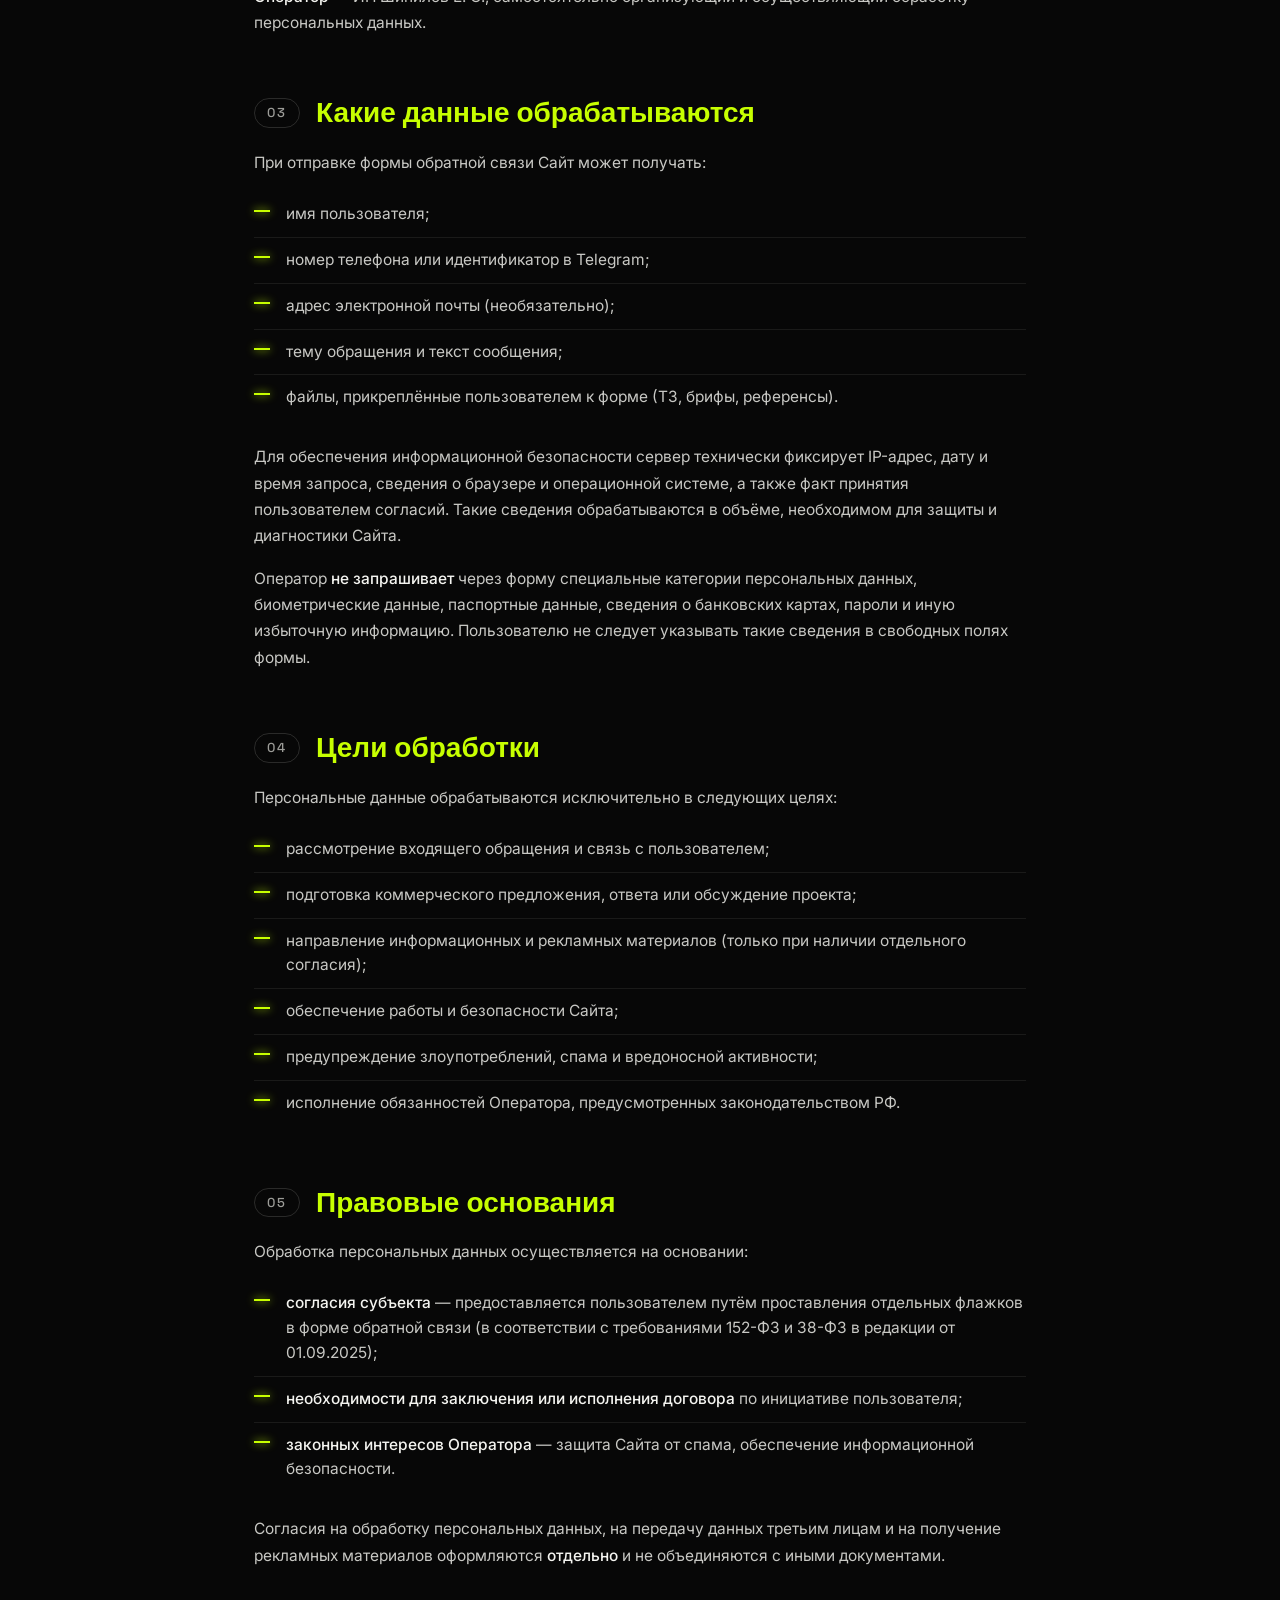
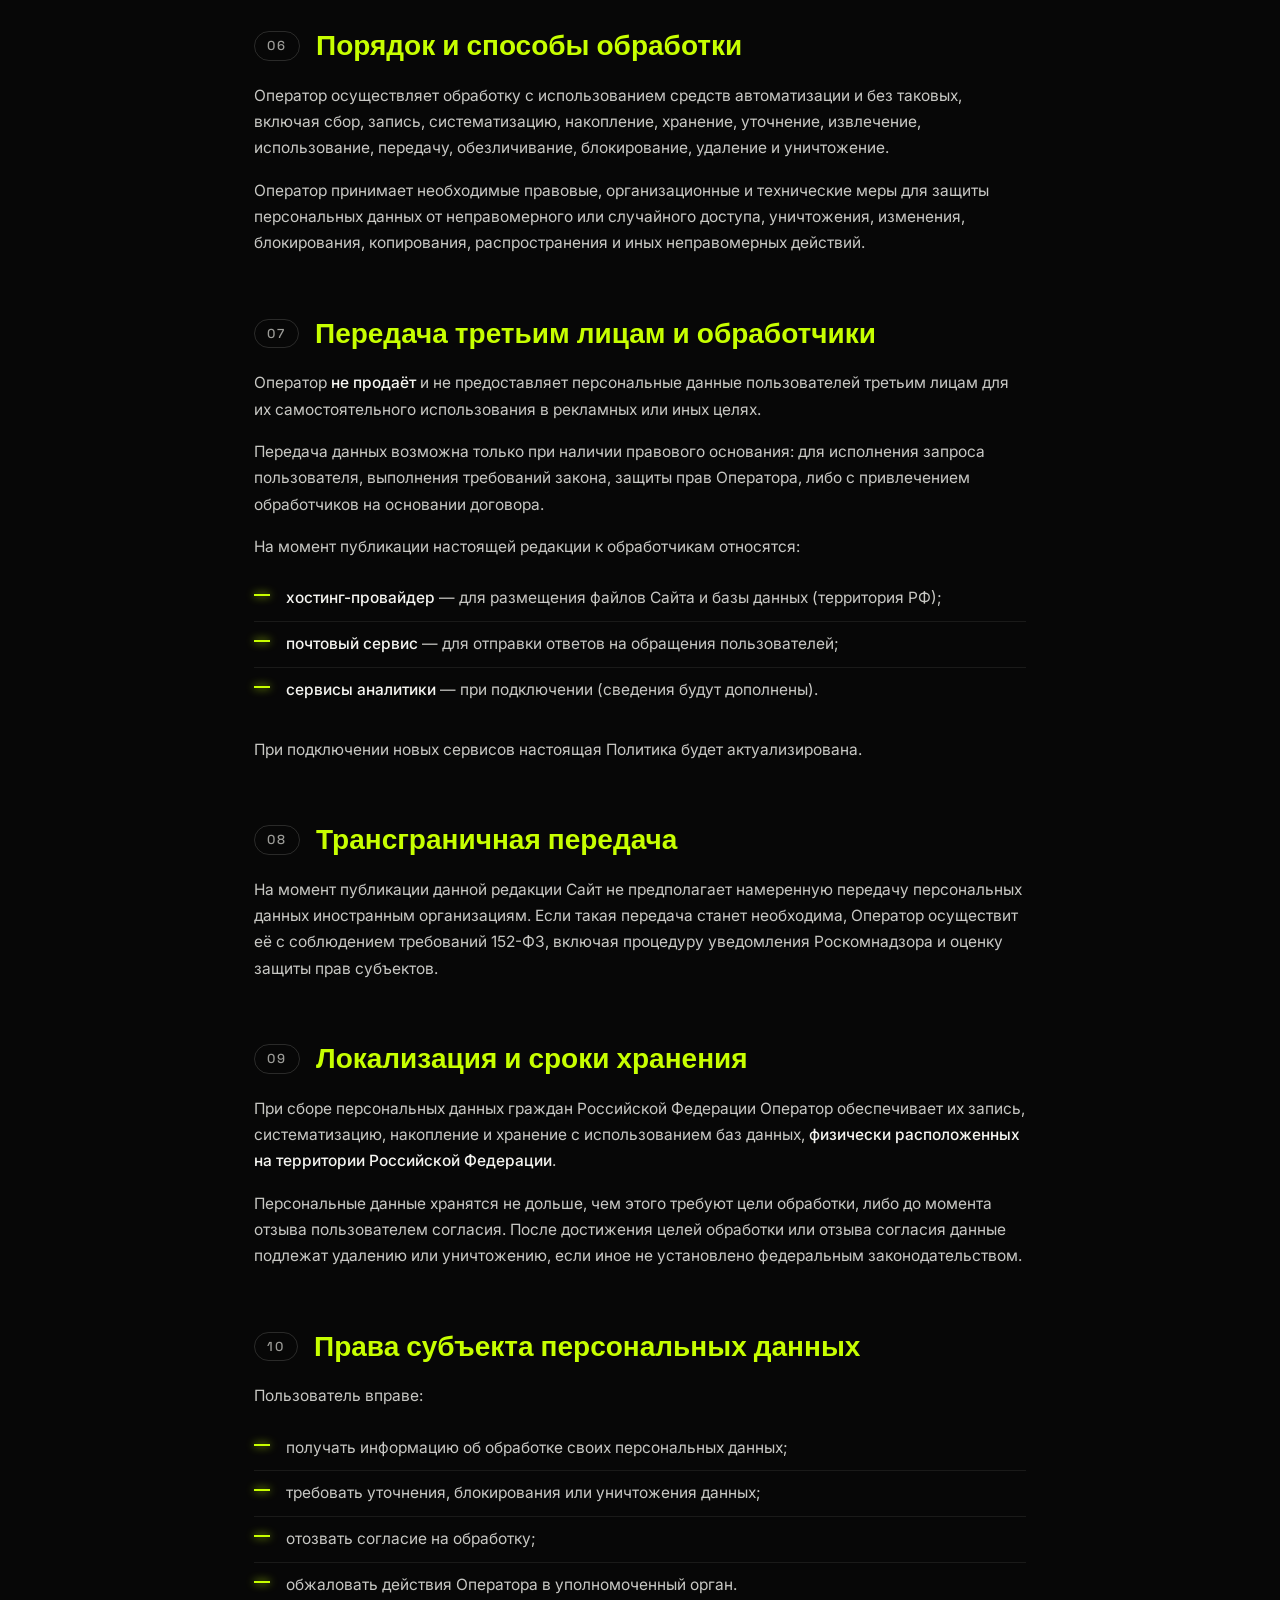
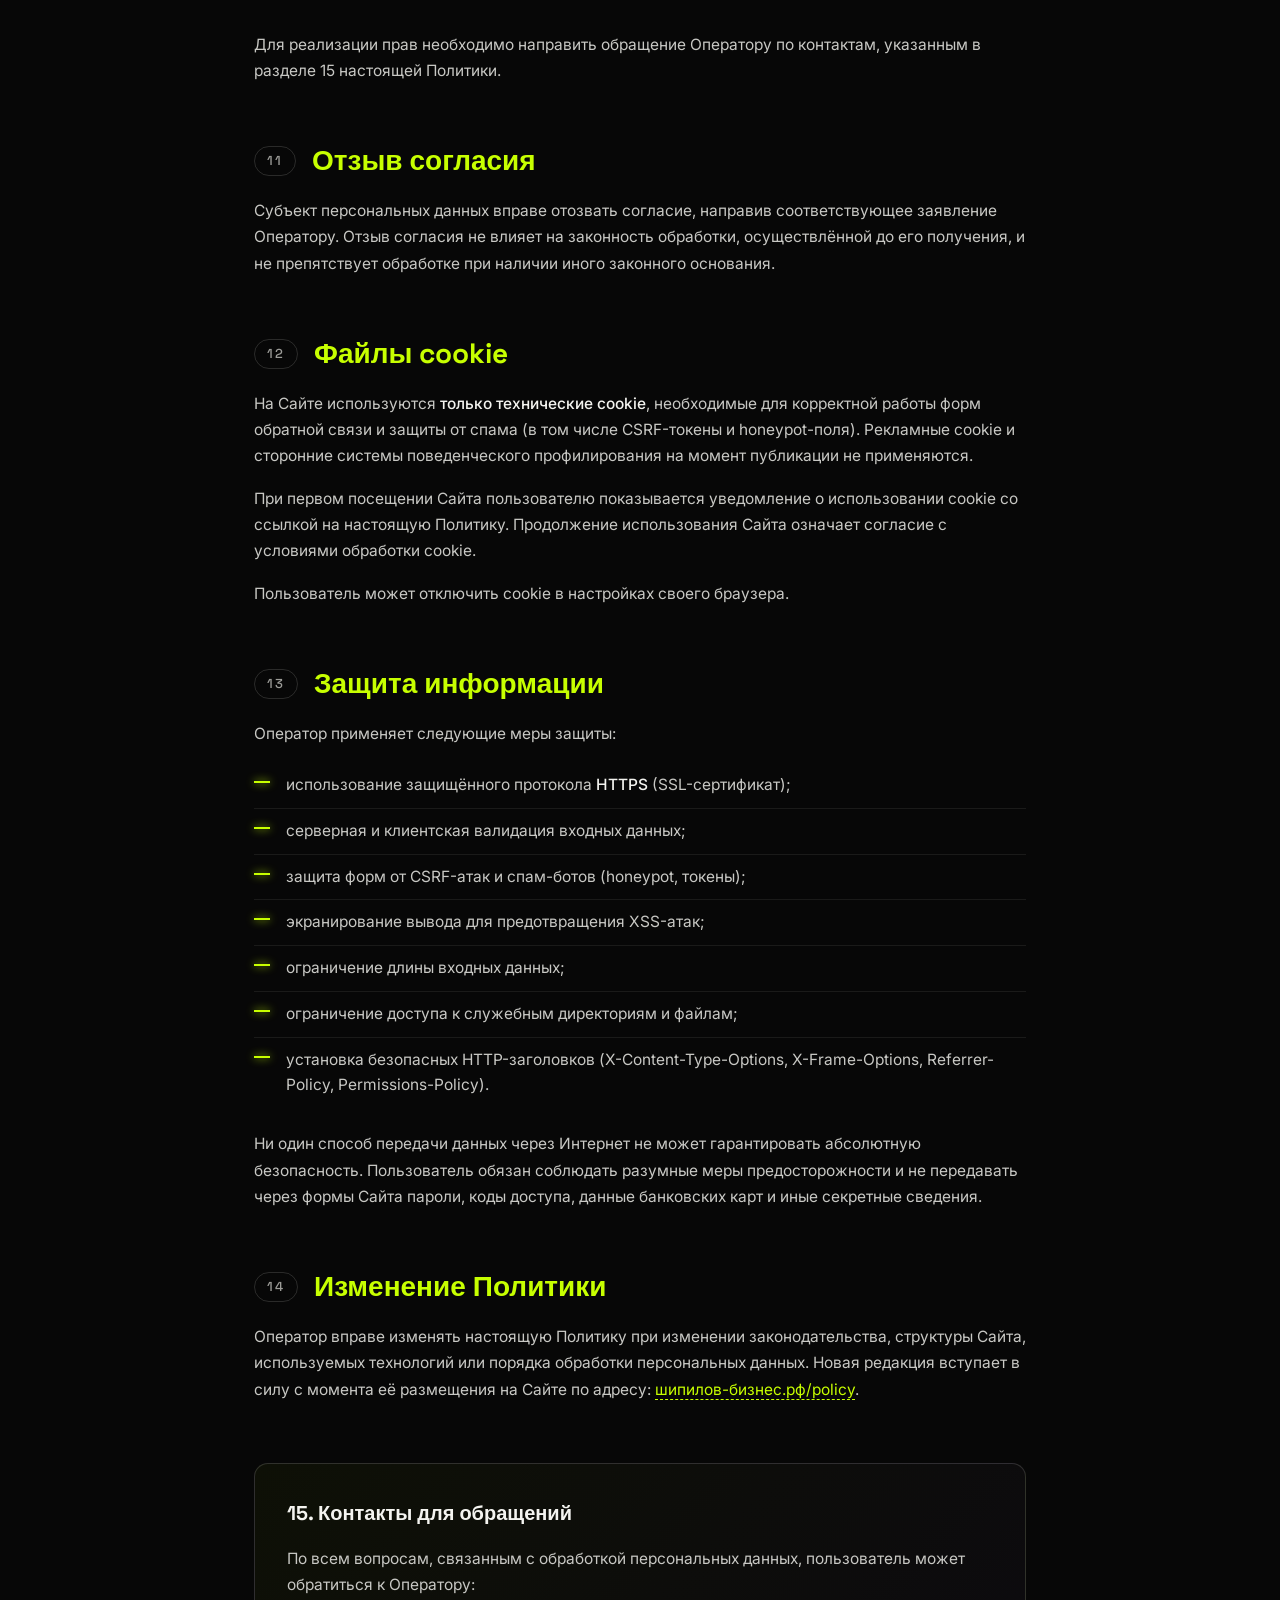
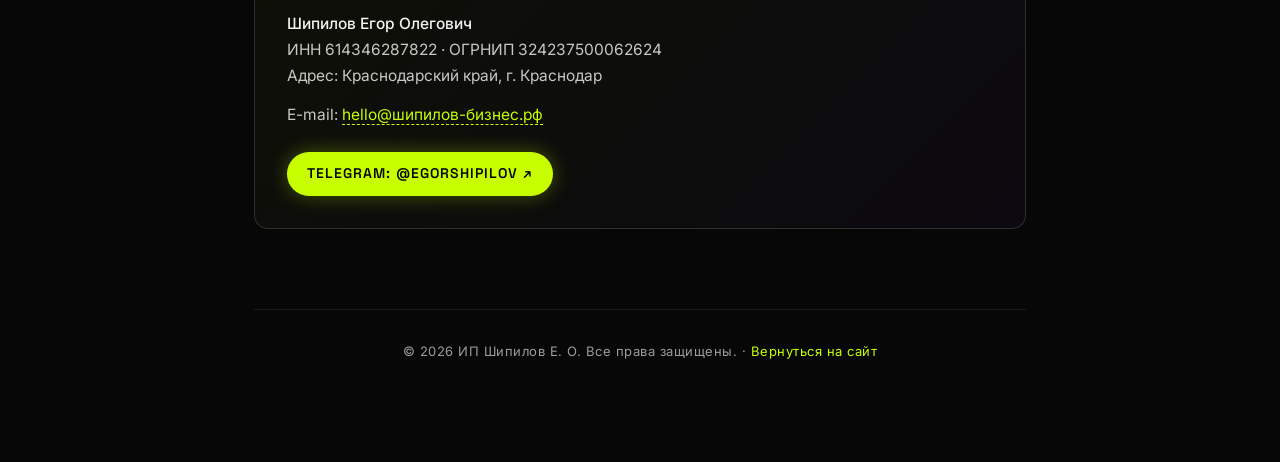
<file: policy.html>
<!doctype html>
<html lang="ru">
<head>
    <meta charset="utf-8">
    <meta name="viewport" content="width=device-width, initial-scale=1">
    <title>Политика обработки персональных данных — Егор Шипилов</title>
    <meta name="description" content="Политика обработки персональных данных сайта шипилов-бизнес.рф. ИП Шипилов Е.О.">
    <meta name="robots" content="noindex">
    <link rel="preconnect" href="https://fonts.googleapis.com">
    <link rel="preconnect" href="https://fonts.gstatic.com" crossorigin>
    <link href="https://fonts.googleapis.com/css2?family=Space+Grotesk:wght@400;500;600;700;800;900&family=Inter:wght@300;400;500&display=swap" rel="stylesheet">
    <style>
        :root {
            --bg: #070707;
            --bg-2: #101010;
            --fg: #F4F4F0;
            --muted: #9C9C98;
            --neon: #C7FF00;
            --accent: #FF3154;
            --line: rgba(244, 244, 240, 0.08);
            --line-2: rgba(244, 244, 240, 0.15);
            --radius: 14px;
            --font-display: 'Space Grotesk', sans-serif;
            --font-body: 'Inter', sans-serif;
        }

        * { box-sizing: border-box; margin: 0; padding: 0; }
        html { scroll-behavior: smooth; }

        body {
            background: var(--bg);
            color: var(--fg);
            font-family: var(--font-body);
            font-size: 16px;
            line-height: 1.7;
            min-height: 100vh;
            position: relative;
        }

        /* Фоновый шум */
        body::before {
            content: '';
            position: fixed;
            inset: 0;
            pointer-events: none;
            z-index: 1;
            opacity: 0.04;
            background-image: url("data:image/svg+xml,%3Csvg xmlns='http://www.w3.org/2000/svg' width='200' height='200'%3E%3Cfilter id='n'%3E%3CfeTurbulence baseFrequency='0.9' numOctaves='2' stitchTiles='stitch'/%3E%3C/filter%3E%3Crect width='100%25' height='100%25' filter='url(%23n)'/%3E%3C/svg%3E");
        }

        /* Сетка */
        body::after {
            content: '';
            position: fixed;
            inset: 0;
            pointer-events: none;
            z-index: 0;
            background-image:
                    linear-gradient(var(--line) 1px, transparent 1px),
                    linear-gradient(90deg, var(--line) 1px, transparent 1px);
            background-size: 80px 80px;
            mask-image: radial-gradient(ellipse at center, black 30%, transparent 80%);
        }

        .policy {
            position: relative;
            z-index: 2;
            max-width: 900px;
            margin: 0 auto;
            padding: 60px 5vw 100px;
        }

        .back {
            display: inline-flex;
            align-items: center;
            gap: 8px;
            font-family: var(--font-display);
            font-size: 13px;
            letter-spacing: 2px;
            text-transform: uppercase;
            color: var(--neon);
            text-decoration: none;
            padding: 10px 20px;
            border: 1px solid var(--neon);
            border-radius: 999px;
            transition: all 0.3s var(--ease);
            margin-bottom: 50px;
            box-shadow: 0 0 15px rgba(199, 255, 0, 0.15);
        }
        .back:hover {
            background: var(--neon);
            color: #070707;
            box-shadow: 0 0 25px rgba(199, 255, 0, 0.4);
        }

        .policy h1 {
            font-family: var(--font-display);
            font-weight: 900;
            font-size: clamp(36px, 6vw, 64px);
            line-height: 1;
            letter-spacing: -0.03em;
            color: var(--fg);
            margin-bottom: 20px;
        }
        .policy h1 em {
            font-style: normal;
            color: var(--neon);
            text-shadow: 0 0 20px rgba(199, 255, 0, 0.4);
        }

        .policy .date {
            font-family: var(--font-display);
            font-size: 13px;
            letter-spacing: 2px;
            text-transform: uppercase;
            color: var(--muted);
            margin-bottom: 40px;
        }

        .operator-card {
            background: var(--bg-2);
            border: 1px solid var(--line-2);
            border-left: 3px solid var(--neon);
            border-radius: var(--radius);
            padding: 28px 32px;
            margin: 40px 0 60px;
            box-shadow: 0 10px 40px rgba(0, 0, 0, 0.4), inset 0 0 30px rgba(199, 255, 0, 0.03);
        }
        .operator-card h3 {
            font-family: var(--font-display);
            font-size: 12px;
            letter-spacing: 3px;
            text-transform: uppercase;
            color: var(--neon);
            margin-bottom: 20px;
            display: flex;
            align-items: center;
            gap: 12px;
        }
        .operator-card h3::before {
            content: '';
            width: 24px;
            height: 1px;
            background: var(--neon);
            box-shadow: 0 0 6px var(--neon);
        }
        .operator-card dl {
            display: grid;
            grid-template-columns: 180px 1fr;
            gap: 10px 20px;
        }
        .operator-card dt {
            font-size: 13px;
            color: var(--muted);
            letter-spacing: 0.5px;
        }
        .operator-card dd {
            color: var(--fg);
            font-size: 15px;
        }
        .operator-card dd a {
            color: var(--neon);
            text-decoration: none;
            border-bottom: 1px dashed var(--neon);
            transition: all 0.3s;
        }
        .operator-card dd a:hover {
            color: var(--fg);
            border-color: var(--fg);
        }

        .policy h2 {
            font-family: var(--font-display);
            font-weight: 700;
            font-size: clamp(22px, 3vw, 28px);
            line-height: 1.2;
            color: var(--neon);
            margin-top: 60px;
            margin-bottom: 20px;
            display: flex;
            align-items: center;
            gap: 16px;
        }
        .policy h2::before {
            content: attr(data-num);
            font-size: 13px;
            letter-spacing: 2px;
            color: var(--muted);
            font-weight: 500;
            padding: 6px 12px;
            border: 1px solid var(--line-2);
            border-radius: 999px;
            flex-shrink: 0;
        }

        .policy p {
            color: #C8C8C4;
            margin-bottom: 16px;
            font-size: 15.5px;
        }
        .policy strong {
            color: var(--fg);
            font-weight: 500;
        }
        .policy em {
            color: var(--neon);
            font-style: normal;
            font-weight: 500;
        }

        .policy ul {
            list-style: none;
            padding: 0;
            margin: 16px 0 24px;
        }
        .policy li {
            position: relative;
            padding: 10px 0 10px 32px;
            color: #C8C8C4;
            font-size: 15.5px;
            line-height: 1.6;
            border-bottom: 1px solid var(--line);
        }
        .policy li:last-child { border-bottom: none; }
        .policy li::before {
            content: '';
            position: absolute;
            left: 0;
            top: 18px;
            width: 16px;
            height: 2px;
            background: var(--neon);
            box-shadow: 0 0 8px var(--neon);
        }

        .policy a {
            color: var(--neon);
            text-decoration: none;
            border-bottom: 1px dashed var(--neon);
            transition: all 0.3s;
        }
        .policy a:hover {
            color: var(--fg);
            border-color: var(--fg);
        }

        .contact-block {
            margin-top: 60px;
            padding: 32px;
            background: linear-gradient(135deg, rgba(199, 255, 0, 0.04), rgba(155, 92, 255, 0.04));
            border: 1px solid var(--line-2);
            border-radius: var(--radius);
        }
        .contact-block h3 {
            font-family: var(--font-display);
            font-size: 20px;
            color: var(--fg);
            margin-bottom: 16px;
        }
        .contact-block p {
            margin-bottom: 12px;
        }
        .contact-block .tg-link {
            display: inline-flex;
            align-items: center;
            gap: 8px;
            margin-top: 12px;
            padding: 10px 20px;
            background: var(--neon);
            color: #070707;
            border-radius: 999px;
            font-family: var(--font-display);
            font-weight: 600;
            font-size: 14px;
            letter-spacing: 1px;
            text-transform: uppercase;
            text-decoration: none;
            border: none;
            transition: all 0.3s;
            box-shadow: 0 0 20px rgba(199, 255, 0, 0.3);
        }
        .contact-block .tg-link:hover {
            box-shadow: 0 0 30px rgba(199, 255, 0, 0.6);
            transform: translateY(-2px);
        }

        .footer-note {
            margin-top: 80px;
            padding-top: 30px;
            border-top: 1px solid var(--line);
            font-size: 13px;
            color: var(--muted);
            text-align: center;
            letter-spacing: 0.5px;
        }
        .footer-note a {
            color: var(--neon);
            border: none;
        }

        @media (max-width: 768px) {
            .policy { padding: 40px 20px 80px; }
            .operator-card { padding: 20px; }
            .operator-card dl {
                grid-template-columns: 1fr;
                gap: 4px 0;
            }
            .operator-card dt {
                margin-top: 12px;
                font-size: 12px;
            }
            .policy h2::before { display: none; }
            .policy h2 { font-size: 22px; }
        }
    </style>
</head>
<body>
<main class="policy">
    <a class="back" href="/">← На главную</a>

    <h1>Политика обработки<br><em>персональных данных</em></h1>
    <div class="date">Дата актуализации: 25 сентября 2026 года</div>

    <div class="operator-card">
        <h3>Оператор персональных данных</h3>
        <dl>
            <dt>Наименование</dt>
            <dd>Индивидуальный предприниматель <strong>Шипилов Егор Олегович</strong></dd>

            <dt>ОГРНИП</dt>
            <dd>324237500062624 (от 14.02.2024)</dd>

            <dt>ИНН</dt>
            <dd>614346287822</dd>

            <dt>Адрес регистрации</dt>
            <dd>Краснодарский край, г. Краснодар</dd>

            <dt>Налоговый орган</dt>
            <dd>Инспекция ФНС России № 4 по г. Краснодару</dd>

            <dt>Сайт</dt>
            <dd><a href="https://шипилов-бизнес.рф">шипилов-бизнес.рф</a></dd>

            <dt>Telegram</dt>
            <dd><a href="https://t.me/EgorShipilov" target="_blank" rel="noopener">@EgorShipilov</a></dd>

            <dt>E-mail</dt>
            <dd><a href="mailto:hello@шипилов-бизнес.рф">hello@шипилов-бизнес.рф</a></dd>
        </dl>
    </div>

    <h2 data-num="01">Общие положения</h2>
    <p>Настоящая Политика определяет порядок обработки и защиты персональных данных пользователей сайта <a href="https://шипилов-бизнес.рф">шипилов-бизнес.рф</a> (далее — «Сайт») и разработана с учётом требований законодательства Российской Федерации, в том числе:</p>
    <ul>
        <li>Федерального закона от 27.07.2006 № 152-ФЗ «О персональных данных»;</li>
        <li>Федерального закона от 27.07.2006 № 149-ФЗ «Об информации, информационных технологиях и о защите информации»;</li>
        <li>Федерального закона от 13.03.2006 № 38-ФЗ «О рекламе» (в части информационных рассылок);</li>
        <li>иных применимых нормативных правовых актов Российской Федерации.</li>
    </ul>
    <p>Политика применяется к информации, которую Оператор получает от посетителя Сайта через формы обратной связи, а также к технической информации, необходимой для функционирования Сайта и обеспечения его безопасности.</p>

    <h2 data-num="02">Термины</h2>
    <p><strong>Персональные данные</strong> — любая информация, относящаяся прямо или косвенно к определённому или определяемому физическому лицу.</p>
    <p><strong>Обработка персональных данных</strong> — любое действие (операция) или совокупность действий (операций) с персональными данными, совершаемых с использованием средств автоматизации или без их использования, включая сбор, запись, систематизацию, накопление, хранение, уточнение, извлечение, использование, передачу, обезличивание, блокирование, удаление и уничтожение.</p>
    <p><strong>Оператор</strong> — ИП Шипилов Е. О., самостоятельно организующий и осуществляющий обработку персональных данных.</p>

    <h2 data-num="03">Какие данные обрабатываются</h2>
    <p>При отправке формы обратной связи Сайт может получать:</p>
    <ul>
        <li>имя пользователя;</li>
        <li>номер телефона или идентификатор в Telegram;</li>
        <li>адрес электронной почты (необязательно);</li>
        <li>тему обращения и текст сообщения;</li>
        <li>файлы, прикреплённые пользователем к форме (ТЗ, брифы, референсы).</li>
    </ul>
    <p>Для обеспечения информационной безопасности сервер технически фиксирует IP-адрес, дату и время запроса, сведения о браузере и операционной системе, а также факт принятия пользователем согласий. Такие сведения обрабатываются в объёме, необходимом для защиты и диагностики Сайта.</p>
    <p>Оператор <strong>не запрашивает</strong> через форму специальные категории персональных данных, биометрические данные, паспортные данные, сведения о банковских картах, пароли и иную избыточную информацию. Пользователю не следует указывать такие сведения в свободных полях формы.</p>

    <h2 data-num="04">Цели обработки</h2>
    <p>Персональные данные обрабатываются исключительно в следующих целях:</p>
    <ul>
        <li>рассмотрение входящего обращения и связь с пользователем;</li>
        <li>подготовка коммерческого предложения, ответа или обсуждение проекта;</li>
        <li>направление информационных и рекламных материалов (только при наличии отдельного согласия);</li>
        <li>обеспечение работы и безопасности Сайта;</li>
        <li>предупреждение злоупотреблений, спама и вредоносной активности;</li>
        <li>исполнение обязанностей Оператора, предусмотренных законодательством РФ.</li>
    </ul>

    <h2 data-num="05">Правовые основания</h2>
    <p>Обработка персональных данных осуществляется на основании:</p>
    <ul>
        <li><strong>согласия субъекта</strong> — предоставляется пользователем путём проставления отдельных флажков в форме обратной связи (в соответствии с требованиями 152-ФЗ и 38-ФЗ в редакции от 01.09.2025);</li>
        <li><strong>необходимости для заключения или исполнения договора</strong> по инициативе пользователя;</li>
        <li><strong>законных интересов Оператора</strong> — защита Сайта от спама, обеспечение информационной безопасности.</li>
    </ul>
    <p>Согласия на обработку персональных данных, на передачу данных третьим лицам и на получение рекламных материалов оформляются <strong>отдельно</strong> и не объединяются с иными документами.</p>

    <h2 data-num="06">Порядок и способы обработки</h2>
    <p>Оператор осуществляет обработку с использованием средств автоматизации и без таковых, включая сбор, запись, систематизацию, накопление, хранение, уточнение, извлечение, использование, передачу, обезличивание, блокирование, удаление и уничтожение.</p>
    <p>Оператор принимает необходимые правовые, организационные и технические меры для защиты персональных данных от неправомерного или случайного доступа, уничтожения, изменения, блокирования, копирования, распространения и иных неправомерных действий.</p>

    <h2 data-num="07">Передача третьим лицам и обработчики</h2>
    <p>Оператор <strong>не продаёт</strong> и не предоставляет персональные данные пользователей третьим лицам для их самостоятельного использования в рекламных или иных целях.</p>
    <p>Передача данных возможна только при наличии правового основания: для исполнения запроса пользователя, выполнения требований закона, защиты прав Оператора, либо с привлечением обработчиков на основании договора.</p>
    <p>На момент публикации настоящей редакции к обработчикам относятся:</p>
    <ul>
        <li><strong>хостинг-провайдер</strong> — для размещения файлов Сайта и базы данных (территория РФ);</li>
        <li><strong>почтовый сервис</strong> — для отправки ответов на обращения пользователей;</li>
        <li><strong>сервисы аналитики</strong> — при подключении (сведения будут дополнены).</li>
    </ul>
    <p>При подключении новых сервисов настоящая Политика будет актуализирована.</p>

    <h2 data-num="08">Трансграничная передача</h2>
    <p>На момент публикации данной редакции Сайт не предполагает намеренную передачу персональных данных иностранным организациям. Если такая передача станет необходима, Оператор осуществит её с соблюдением требований 152-ФЗ, включая процедуру уведомления Роскомнадзора и оценку защиты прав субъектов.</p>

    <h2 data-num="09">Локализация и сроки хранения</h2>
    <p>При сборе персональных данных граждан Российской Федерации Оператор обеспечивает их запись, систематизацию, накопление и хранение с использованием баз данных, <strong>физически расположенных на территории Российской Федерации</strong>.</p>
    <p>Персональные данные хранятся не дольше, чем этого требуют цели обработки, либо до момента отзыва пользователем согласия. После достижения целей обработки или отзыва согласия данные подлежат удалению или уничтожению, если иное не установлено федеральным законодательством.</p>

    <h2 data-num="10">Права субъекта персональных данных</h2>
    <p>Пользователь вправе:</p>
    <ul>
        <li>получать информацию об обработке своих персональных данных;</li>
        <li>требовать уточнения, блокирования или уничтожения данных;</li>
        <li>отозвать согласие на обработку;</li>
        <li>обжаловать действия Оператора в уполномоченный орган.</li>
    </ul>
    <p>Для реализации прав необходимо направить обращение Оператору по контактам, указанным в разделе 15 настоящей Политики.</p>

    <h2 data-num="11">Отзыв согласия</h2>
    <p>Субъект персональных данных вправе отозвать согласие, направив соответствующее заявление Оператору. Отзыв согласия не влияет на законность обработки, осуществлённой до его получения, и не препятствует обработке при наличии иного законного основания.</p>

    <h2 data-num="12">Файлы cookie</h2>
    <p>На Сайте используются <strong>только технические cookie</strong>, необходимые для корректной работы форм обратной связи и защиты от спама (в том числе CSRF-токены и honeypot-поля). Рекламные cookie и сторонние системы поведенческого профилирования на момент публикации не применяются.</p>
    <p>При первом посещении Сайта пользователю показывается уведомление о использовании cookie со ссылкой на настоящую Политику. Продолжение использования Сайта означает согласие с условиями обработки cookie.</p>
    <p>Пользователь может отключить cookie в настройках своего браузера.</p>

    <h2 data-num="13">Защита информации</h2>
    <p>Оператор применяет следующие меры защиты:</p>
    <ul>
        <li>использование защищённого протокола <strong>HTTPS</strong> (SSL-сертификат);</li>
        <li>серверная и клиентская валидация входных данных;</li>
        <li>защита форм от CSRF-атак и спам-ботов (honeypot, токены);</li>
        <li>экранирование вывода для предотвращения XSS-атак;</li>
        <li>ограничение длины входных данных;</li>
        <li>ограничение доступа к служебным директориям и файлам;</li>
        <li>установка безопасных HTTP-заголовков (X-Content-Type-Options, X-Frame-Options, Referrer-Policy, Permissions-Policy).</li>
    </ul>
    <p>Ни один способ передачи данных через Интернет не может гарантировать абсолютную безопасность. Пользователь обязан соблюдать разумные меры предосторожности и не передавать через формы Сайта пароли, коды доступа, данные банковских карт и иные секретные сведения.</p>

    <h2 data-num="14">Изменение Политики</h2>
    <p>Оператор вправе изменять настоящую Политику при изменении законодательства, структуры Сайта, используемых технологий или порядка обработки персональных данных. Новая редакция вступает в силу с момента её размещения на Сайте по адресу: <a href="/policy">шипилов-бизнес.рф/policy</a>.</p>

    <div class="contact-block">
        <h3>15. Контакты для обращений</h3>
        <p>По всем вопросам, связанным с обработкой персональных данных, пользователь может обратиться к Оператору:</p>
        <p><strong>Шипилов Егор Олегович</strong><br>
            ИНН 614346287822 · ОГРНИП 324237500062624<br>
            Адрес: Краснодарский край, г. Краснодар</p>
        <p>E-mail: <a href="mailto:hello@шипилов-бизнес.рф">hello@шипилов-бизнес.рф</a></p>
        <a class="tg-link" href="https://t.me/EgorShipilov" target="_blank" rel="noopener">Telegram: @EgorShipilov ↗</a>
    </div>

    <div class="footer-note">
        © <span id="year">2026</span> ИП Шипилов Е. О. Все права защищены. · <a href="/">Вернуться на сайт</a>
    </div>
</main>

<script>
    const yearEl = document.getElementById('year');
    if (yearEl) yearEl.textContent = new Date().getFullYear();
</script>
</body>
</html>
</file>
<file: style.css>
:root {
  --bg: #070707;
  --bg-2: #101010;
  --fg: #F4F4F0;
  --muted: #9C9C98;
  --neon: #C7FF00;
  --neon-2: #9B5CFF;
  --accent: #FF3154;
  --line: rgba(244, 244, 240, 0.08);
  --line-2: rgba(244, 244, 240, 0.15);
  --radius: 14px;
  --ease: cubic-bezier(0.22, 1, 0.36, 1);
  --font-display: 'Space Grotesk', sans-serif;
  --font-body: 'Inter', sans-serif;
}

* { box-sizing: border-box; margin: 0; padding: 0; }
html { scroll-behavior: smooth; }
body {
  background: var(--bg);
  color: var(--fg);
  font-family: var(--font-body);
  font-size: 16px;
  line-height: 1.5;
  overflow-x: hidden;
  min-height: 100vh;
  position: relative;
}

.noise {
  position: fixed; inset: 0;
  pointer-events: none;
  z-index: 1;
  opacity: 0.04;
  background-image: url("data:image/svg+xml,%3Csvg xmlns='http://www.w3.org/2000/svg' width='200' height='200'%3E%3Cfilter id='n'%3E%3CfeTurbulence baseFrequency='0.9' numOctaves='2' stitchTiles='stitch'/%3E%3C/filter%3E%3Crect width='100%25' height='100%25' filter='url(%23n)'/%3E%3C/svg%3E");
}
.grid-overlay {
  position: fixed; inset: 0;
  pointer-events: none;
  z-index: 0;
  background-image:
    linear-gradient(var(--line) 1px, transparent 1px),
    linear-gradient(90deg, var(--line) 1px, transparent 1px);
  background-size: 80px 80px;
  mask-image: radial-gradient(ellipse at center, black 30%, transparent 80%);
}
.cursor-glow {
  position: fixed;
  width: 400px; height: 400px;
  border-radius: 50%;
  background: radial-gradient(circle, rgba(199,255,0,0.08), transparent 60%);
  pointer-events: none;
  z-index: 1;
  transform: translate(-50%, -50%);
  transition: opacity 0.3s;
  mix-blend-mode: screen;
}
@media (max-width: 768px) { .cursor-glow { display: none; } }

.site-header {
  position: fixed;
  top: 0; left: 0; right: 0;
  z-index: 100;
  display: flex;
  align-items: center;
  justify-content: space-between;
  padding: 20px 40px;
  backdrop-filter: blur(16px);
  background: rgba(7, 7, 7, 0.7);
  border-bottom: 1px solid var(--line);
}
.logo {
  font-family: var(--font-display);
  font-weight: 700;
  font-size: 22px;
  color: var(--fg);
  text-decoration: none;
  letter-spacing: 2px;
}
.logo span { color: var(--neon); text-shadow: 0 0 10px var(--neon); }
.main-nav { display: flex; gap: 32px; }
.main-nav a {
  color: var(--fg);
  text-decoration: none;
  font-size: 14px;
  letter-spacing: 1px;
  text-transform: uppercase;
  transition: color 0.3s;
  position: relative;
}
.main-nav a:hover { color: var(--neon); }
.main-nav a::after {
  content: '';
  position: absolute;
  left: 0; bottom: -4px;
  width: 0; height: 1px;
  background: var(--neon);
  transition: width 0.3s var(--ease);
  box-shadow: 0 0 6px var(--neon);
}
.main-nav a:hover::after { width: 100%; }

.header-cta {
  padding: 10px 20px;
  background: var(--neon);
  color: #070707;
  text-decoration: none;
  font-weight: 600;
  font-size: 13px;
  letter-spacing: 1px;
  text-transform: uppercase;
  border-radius: 999px;
  transition: all 0.3s;
  box-shadow: 0 0 20px rgba(199, 255, 0, 0.3);
}
.header-cta:hover { box-shadow: 0 0 30px rgba(199, 255, 0, 0.6); transform: translateY(-1px); }

.burger {
  display: none;
  background: none;
  border: none;
  cursor: pointer;
  width: 30px; height: 30px;
  position: relative;
}
.burger span {
  position: absolute;
  left: 0;
  width: 100%;
  height: 2px;
  background: var(--fg);
  transition: 0.3s;
}
.burger span:nth-child(1) { top: 8px; }
.burger span:nth-child(2) { top: 14px; }
.burger span:nth-child(3) { top: 20px; }
.burger.open span:nth-child(1) { top: 14px; transform: rotate(45deg); background: var(--neon); }
.burger.open span:nth-child(2) { opacity: 0; }
.burger.open span:nth-child(3) { top: 14px; transform: rotate(-45deg); background: var(--neon); }

main { position: relative; z-index: 2; }
.section {
  padding: 120px 40px;
  max-width: 1400px;
  margin: 0 auto;
  position: relative;
}
.section-kicker {
  font-family: var(--font-display);
  font-size: 12px;
  letter-spacing: 3px;
  color: var(--muted);
  text-transform: uppercase;
  margin-bottom: 32px;
  display: flex;
  align-items: center;
  gap: 16px;
}
.section-kicker::before {
  content: '';
  width: 32px; height: 1px;
  background: var(--neon);
  box-shadow: 0 0 6px var(--neon);
}
.section-title-row {
  display: grid;
  grid-template-columns: 2fr 1fr;
  gap: 60px;
  align-items: end;
  margin-bottom: 80px;
}
h1, h2, h3 {
  font-family: var(--font-display);
  font-weight: 700;
  line-height: 1;
  letter-spacing: -0.02em;
}
h1 { font-size: clamp(60px, 10vw, 160px); }
h2 { font-size: clamp(40px, 6vw, 90px); }
h3 { font-size: clamp(24px, 3vw, 36px); }
h1 span, h2 em, h2 span {
  font-style: normal;
  color: var(--neon);
  text-shadow: 0 0 20px rgba(199, 255, 0, 0.4);
}

.btn {
  display: inline-flex;
  align-items: center;
  gap: 10px;
  padding: 16px 28px;
  font-family: var(--font-display);
  font-weight: 500;
  font-size: 14px;
  letter-spacing: 1px;
  text-transform: uppercase;
  text-decoration: none;
  border-radius: 999px;
  cursor: pointer;
  border: none;
  transition: all 0.3s var(--ease);
  position: relative;
  overflow: hidden;
}
.btn-primary {
  background: var(--neon);
  color: #070707;
  box-shadow: 0 0 20px rgba(199, 255, 0, 0.3);
}
.btn-primary:hover {
  box-shadow: 0 0 40px rgba(199, 255, 0, 0.6);
  transform: translateY(-2px);
}
.btn-ghost {
  background: transparent;
  color: var(--fg);
  border: 1px solid var(--line-2);
}
.btn-ghost:hover {
  border-color: var(--neon);
  color: var(--neon);
  box-shadow: 0 0 20px rgba(199, 255, 0, 0.2);
}

.reveal {
  opacity: 0;
  transform: translateY(30px);
  transition: opacity 1s var(--ease), transform 1s var(--ease);
}
.reveal.in { opacity: 1; transform: translateY(0); }

.hero {
  min-height: 100vh;
  padding-top: 160px;
  padding-bottom: 0;
  position: relative;
  overflow: hidden;
}
.hero-grid {
  display: grid;
  grid-template-columns: 1fr 1fr;
  gap: 60px;
  align-items: center;
  margin-bottom: 80px;
}
.hero-copy .eyebrow {
  font-family: var(--font-display);
  font-size: 13px;
  letter-spacing: 4px;
  color: var(--neon);
  margin-bottom: 24px;
  text-transform: uppercase;
}
.hero-copy h1 { margin-bottom: 32px; }
.hero-lead {
  font-size: clamp(18px, 2vw, 24px);
  line-height: 1.4;
  margin-bottom: 40px;
  color: var(--muted);
}
.hero-lead strong { color: var(--fg); font-weight: 500; }
.hero-actions { display: flex; gap: 16px; flex-wrap: wrap; }

.hero-visual {
  position: relative;
  aspect-ratio: 1;
  max-width: 600px;
  margin-left: auto;
}
.hero-orb {
  position: absolute;
  inset: 0;
  border-radius: 50%;
  background: radial-gradient(circle at 30% 30%,
    rgba(199, 255, 0, 0.35),
    rgba(155, 92, 255, 0.2) 40%,
    transparent 70%);
  filter: blur(60px);
  animation: orbPulse 8s ease-in-out infinite;
}
@keyframes orbPulse {
  0%, 100% { transform: scale(1); opacity: 0.8; }
  50% { transform: scale(1.1); opacity: 1; }
}
.hero-photo-frame {
  position: absolute;
  inset: 10%;
  border-radius: 50%;
  border: 1px solid var(--line-2);
  overflow: hidden;
  backdrop-filter: blur(4px);
  background: rgba(16, 16, 16, 0.4);
  display: flex;
  align-items: center;
  justify-content: center;
}
.hero-placeholder {
  font-family: var(--font-display);
  font-size: 20px;
  letter-spacing: 4px;
  color: var(--muted);
  text-align: center;
  text-transform: uppercase;
}
.hero-placeholder span {
  color: var(--neon);
  display: block;
  font-size: 14px;
  letter-spacing: 2px;
  margin-top: 8px;
}

.floating-tag {
  position: absolute;
  padding: 10px 18px;
  background: var(--bg-2);
  border: 1px solid var(--neon);
  color: var(--neon);
  font-family: var(--font-display);
  font-size: 12px;
  letter-spacing: 2px;
  font-weight: 600;
  border-radius: 999px;
  box-shadow: 0 0 20px rgba(199, 255, 0, 0.3);
  animation: tagFloat 6s ease-in-out infinite;
}
.tag-one { top: 10%; left: 0; animation-delay: 0s; }
.tag-two { top: 50%; right: -5%; animation-delay: 2s; border-color: var(--neon-2); color: var(--neon-2); box-shadow: 0 0 20px rgba(155, 92, 255, 0.3); }
.tag-three { bottom: 5%; left: 10%; animation-delay: 4s; border-color: var(--accent); color: var(--accent); box-shadow: 0 0 20px rgba(255, 49, 84, 0.3); }
@keyframes tagFloat {
  0%, 100% { transform: translateY(0); }
  50% { transform: translateY(-20px); }
}

.marquee {
  position: absolute;
  bottom: 0;
  left: 0;
  right: 0;
  padding: 24px 0;
  border-top: 1px solid var(--line);
  border-bottom: 1px solid var(--line);
  overflow: hidden;
  white-space: nowrap;
  font-family: var(--font-display);
  font-size: 24px;
  letter-spacing: 4px;
  font-weight: 600;
  text-transform: uppercase;
  color: var(--muted);
}
.marquee div {
  display: inline-block;
  animation: marqueeScroll 40s linear infinite;
  padding-left: 100%;
}
@keyframes marqueeScroll {
  from { transform: translateX(0); }
  to { transform: translateX(-100%); }
}
/* --- Stats: Шахматка --- */
.stats-grid {
  display: grid;
  grid-template-columns: repeat(6, 1fr);
  grid-template-areas:
    "a a b b c c"
    ". . d d e e";
  gap: 60px 20px;
  padding: 60px 0;
  border-top: 1px solid var(--line);
  border-bottom: 1px solid var(--line);
}

.stat {
  position: relative;
  text-align: center;
}

.stat:nth-child(1) { grid-area: a; }
.stat:nth-child(2) { grid-area: b; }
.stat:nth-child(3) { grid-area: c; }
.stat:nth-child(4) { grid-area: d; }
.stat:nth-child(5) { grid-area: e; }

/* Тонкие вертикальные разделители между цифрами */
.stat:not(:last-child)::after {
  content: '';
  position: absolute;
  right: -10px;
  top: 20%;
  bottom: 20%;
  width: 1px;
  background: linear-gradient(to bottom, transparent, var(--line-2), transparent);
}

/* Убираем разделитель после 3-й цифры (конец первого ряда) */
.stat:nth-child(3)::after {
  display: none;
}

.stat b {
  display: block;
  font-family: var(--font-display);
  font-size: clamp(50px, 7vw, 90px);
  font-weight: 700;
  line-height: 1;
  color: var(--neon);
  text-shadow: 0 0 30px rgba(199, 255, 0, 0.4);
  margin-bottom: 12px;
}

.stat span {
  font-size: 14px;
  color: var(--muted);
  letter-spacing: 1px;
  text-transform: uppercase;
  line-height: 1.4;
}

/* Декоративная точка в пустом углу (опционально) */
.stats-grid::before {
  content: '';
  grid-area: d;
  justify-self: start;
  align-self: center;
  width: 8px;
  height: 8px;
  border-radius: 50%;
  background: var(--neon);
  box-shadow: 0 0 12px var(--neon);
  opacity: 0.5;
  margin-left: 20px;
}

/* --- Адаптив --- */
@media (max-width: 1024px) {
  .stats-grid {
    grid-template-columns: repeat(3, 1fr);
    grid-template-areas:
      "a b c"
      "d d e";
    gap: 40px 20px;
  }
  .stat:nth-child(4),
  .stat:nth-child(5) {
    text-align: center;
  }
  .stat:nth-child(4) { justify-self: center; }
  .stat:nth-child(5) { justify-self: end; }
  .stat:not(:last-child)::after {
    right: -10px;
  }
  .stat:nth-child(2)::after {
    display: none;
  }
}

@media (max-width: 768px) {
  .stats-grid {
    grid-template-columns: repeat(2, 1fr);
    grid-template-areas:
      "a b"
      "c c"
      "d e";
    gap: 40px;
  }
  .stat:nth-child(3) {
    grid-column: 1 / span 2;
    justify-self: center;
  }
  .stat:not(:last-child)::after {
    display: none;
  }
  .stats-grid::before {
    display: none;
  }
}

@media (max-width: 480px) {
  .stats-grid {
    grid-template-columns: 1fr;
    grid-template-areas:
      "a"
      "b"
      "c"
      "d"
      "e";
    gap: 32px;
  }
  .stat b {
    font-size: 50px;
  }
}

.road { position: relative; padding-left: 80px; }
.road::before {
  content: '';
  position: absolute;
  left: 20px;
  top: 0; bottom: 0;
  width: 2px;
  background: linear-gradient(to bottom, var(--neon), var(--neon-2), var(--accent));
  box-shadow: 0 0 12px var(--neon);
}
.road-item {
  display: grid;
  grid-template-columns: 120px 1fr;
  gap: 40px;
  padding: 40px 0;
  position: relative;
  border-bottom: 1px solid var(--line);
  opacity: 0;
  transform: translateX(-20px);
  transition: all 0.8s var(--ease);
}
.road-item.in { opacity: 1; transform: translateX(0); }
.road-item::before {
  content: '';
  position: absolute;
  left: -68px;
  top: 50px;
  width: 16px; height: 16px;
  border-radius: 50%;
  background: var(--bg);
  border: 2px solid var(--neon);
  box-shadow: 0 0 12px var(--neon);
}
.road-item:last-child { border-bottom: none; }
.road-item .year {
  font-family: var(--font-display);
  font-size: 24px;
  font-weight: 700;
  color: var(--neon);
  letter-spacing: 2px;
}
.road-item small {
  font-family: var(--font-display);
  font-size: 11px;
  letter-spacing: 3px;
  color: var(--muted);
  text-transform: uppercase;
  display: block;
  margin-bottom: 8px;
}
.road-item h3 { font-size: clamp(24px, 3vw, 40px); margin-bottom: 12px; }
.road-item p { color: var(--muted); max-width: 600px; }

.section-intro {
  font-size: clamp(18px, 2vw, 24px);
  color: var(--muted);
  margin: 24px 0 60px;
}
.project-grid {
  display: grid;
  grid-template-columns: repeat(auto-fill, minmax(220px, 1fr));
  gap: 16px;
}
.project-card {
  position: relative;
  padding: 32px 24px;
  background: var(--bg-2);
  border: 1px solid var(--line);
  border-radius: var(--radius);
  transition: all 0.4s var(--ease);
  cursor: pointer;
  overflow: hidden;
  min-height: 180px;
  display: flex;
  flex-direction: column;
  justify-content: flex-end;
}
.project-card::before {
  content: '';
  position: absolute;
  inset: 0;
  background: radial-gradient(circle at 50% 50%, var(--neon), transparent 70%);
  opacity: 0;
  transition: opacity 0.4s;
  z-index: 0;
}
.project-card:hover {
  transform: translateY(-6px);
  border-color: var(--neon);
  box-shadow: 0 20px 40px rgba(199, 255, 0, 0.15), 0 0 20px rgba(199, 255, 0, 0.2);
}
.project-card:hover::before { opacity: 0.08; }
.project-card > * { position: relative; z-index: 1; }
.project-card .num {
  position: absolute;
  top: 20px; right: 20px;
  font-family: var(--font-display);
  font-size: 12px;
  color: var(--muted);
  letter-spacing: 2px;
}
.project-card h3 { font-size: 22px; margin-bottom: 6px; transition: color 0.3s; }
.project-card small {
  font-family: var(--font-display);
  font-size: 11px;
  letter-spacing: 2px;
  color: var(--muted);
  text-transform: uppercase;
}
.project-card:hover h3 { color: var(--neon); }
.project-card.accent { border-color: var(--accent); }
.project-card.accent:hover {
  border-color: var(--accent);
  box-shadow: 0 20px 40px rgba(255, 49, 84, 0.15), 0 0 20px rgba(255, 49, 84, 0.3);
}
.project-card.accent:hover h3 { color: var(--accent); }
.project-card.neon { border-color: var(--neon-2); }
.project-card.neon:hover {
  border-color: var(--neon-2);
  box-shadow: 0 20px 40px rgba(155, 92, 255, 0.15), 0 0 20px rgba(155, 92, 255, 0.3);
}
.project-card.neon:hover h3 { color: var(--neon-2); }
.project-card.tech {
  background: linear-gradient(135deg, rgba(199, 255, 0, 0.08), rgba(155, 92, 255, 0.08));
  border-color: var(--neon);
}

.manifesto { padding: 160px 40px; position: relative; overflow: hidden; }
.manifesto::before {
  content: '';
  position: absolute;
  left: -10%;
  top: 50%;
  transform: translateY(-50%);
  width: 500px; height: 500px;
  background: radial-gradient(circle, rgba(255, 49, 84, 0.2), transparent 60%);
  filter: blur(80px);
  z-index: 0;
}
.manifesto-inner { max-width: 1100px; margin: 0 auto; position: relative; z-index: 1; }
.manifesto p {
  font-size: clamp(16px, 1.6vw, 20px);
  color: var(--muted);
  max-width: 800px;
  margin-top: 32px;
  line-height: 1.6;
}
.formula {
  margin-top: 60px;
  display: flex;
  flex-wrap: wrap;
  gap: 16px;
  align-items: center;
  font-family: var(--font-display);
  font-size: clamp(14px, 1.5vw, 18px);
  letter-spacing: 2px;
  text-transform: uppercase;
}
.formula span {
  padding: 14px 24px;
  border: 1px solid var(--neon);
  border-radius: 999px;
  color: var(--neon);
  box-shadow: 0 0 15px rgba(199, 255, 0, 0.2);
  transition: all 0.3s;
}
.formula span:hover {
  background: var(--neon);
  color: #070707;
  box-shadow: 0 0 30px rgba(199, 255, 0, 0.5);
}
.formula i { font-style: normal; color: var(--muted); font-size: 24px; }

.rest .split { display: grid; grid-template-columns: 1fr 1fr; gap: 80px; align-items: start; }
.rest .year { font-family: var(--font-display); font-size: 18px; color: var(--neon); letter-spacing: 2px; margin-top: 20px; }
.big-copy { font-size: clamp(20px, 2.2vw, 28px); font-weight: 500; color: var(--fg); margin-bottom: 24px; line-height: 1.3; }
.copy p { color: var(--muted); line-height: 1.6; margin-bottom: 16px; }

.next-head { display: flex; justify-content: space-between; align-items: flex-end; margin-bottom: 20px; flex-wrap: wrap; gap: 20px; }
.next-head > span {
  font-family: var(--font-display);
  font-size: 14px;
  letter-spacing: 3px;
  color: var(--neon-2);
  padding: 10px 20px;
  border: 1px solid var(--neon-2);
  border-radius: 999px;
  box-shadow: 0 0 15px rgba(155, 92, 255, 0.3);
}
.stack-grid { display: grid; grid-template-columns: repeat(auto-fit, minmax(240px, 1fr)); gap: 20px; margin-top: 60px; }
.stack-grid > div {
  padding: 32px;
  background: var(--bg-2);
  border: 1px solid var(--line);
  border-radius: var(--radius);
  transition: all 0.3s var(--ease);
}
.stack-grid > div:hover {
  border-color: var(--neon-2);
  transform: translateY(-4px);
  box-shadow: 0 20px 40px rgba(155, 92, 255, 0.15), 0 0 20px rgba(155, 92, 255, 0.2);
}
.stack-grid b { display: block; font-family: var(--font-display); font-size: 14px; color: var(--neon-2); letter-spacing: 2px; margin-bottom: 16px; }
.stack-grid strong { display: block; font-family: var(--font-display); font-size: 22px; font-weight: 600; margin-bottom: 8px; letter-spacing: 1px; }
.stack-grid span { color: var(--muted); font-size: 14px; }

.funnel-flow {
  display: flex;
  flex-wrap: wrap;
  align-items: center;
  justify-content: center;
  gap: 12px;
  padding: 40px 0;
  font-family: var(--font-display);
  font-size: clamp(14px, 1.5vw, 18px);
  letter-spacing: 2px;
  text-transform: uppercase;
  font-weight: 600;
}
.funnel-flow span {
  padding: 16px 24px;
  border: 1px solid var(--neon);
  border-radius: 999px;
  color: var(--neon);
  background: rgba(199, 255, 0, 0.05);
  box-shadow: 0 0 15px rgba(199, 255, 0, 0.2);
  transition: all 0.3s;
}
.funnel-flow span:hover {
  background: var(--neon);
  color: #070707;
  transform: scale(1.05);
  box-shadow: 0 0 30px rgba(199, 255, 0, 0.6);
}
.funnel-flow i { font-style: normal; color: var(--muted); font-size: 24px; }

.speaking-grid { display: grid; grid-template-columns: repeat(auto-fill, minmax(300px, 1fr)); gap: 20px; margin-bottom: 80px; }
.speak-card {
  padding: 32px;
  background: var(--bg-2);
  border: 1px solid var(--line);
  border-radius: var(--radius);
  transition: all 0.4s var(--ease);
  position: relative;
  overflow: hidden;
}
.speak-card::after {
  content: '';
  position: absolute;
  top: 0; left: 0;
  width: 100%; height: 3px;
  background: linear-gradient(90deg, var(--neon), transparent);
  opacity: 0;
  transition: opacity 0.4s;
}
.speak-card:hover { transform: translateY(-6px); border-color: var(--neon); box-shadow: 0 20px 40px rgba(199, 255, 0, 0.15); }
.speak-card:hover::after { opacity: 1; }
.speak-meta {
  display: flex;
  justify-content: space-between;
  font-family: var(--font-display);
  font-size: 11px;
  letter-spacing: 3px;
  color: var(--neon);
  text-transform: uppercase;
  margin-bottom: 20px;
}
.speak-card h3 { font-size: 22px; margin-bottom: 12px; line-height: 1.2; }
.speak-card p { color: var(--muted); font-size: 14px; line-height: 1.5; }
.speak-card.accent { border-color: rgba(255, 49, 84, 0.3); }
.speak-card.accent:hover { border-color: var(--accent); box-shadow: 0 20px 40px rgba(255, 49, 84, 0.15); }
.speak-card.accent .speak-meta { color: var(--accent); }
.speak-card.accent::after { background: linear-gradient(90deg, var(--accent), transparent); }
.speak-card.neon { border-color: rgba(155, 92, 255, 0.3); }
.speak-card.neon:hover { border-color: var(--neon-2); box-shadow: 0 20px 40px rgba(155, 92, 255, 0.15); }
.speak-card.neon .speak-meta { color: var(--neon-2); }
.speak-card.neon::after { background: linear-gradient(90deg, var(--neon-2), transparent); }

.map-wrap { margin-top: 60px; }
.city-map {
  background: var(--bg-2);
  border: 1px solid var(--line);
  border-radius: var(--radius);
  padding: 40px;
  position: relative;
  overflow: hidden;
}
.map-svg { width: 100%; height: auto; }
.map-line { stroke: var(--neon); stroke-width: 1; stroke-dasharray: 4 4; opacity: 0.5; }
.city-point circle:first-child { fill: var(--neon); filter: drop-shadow(0 0 6px var(--neon)); }
.city-point .pulse {
  fill: none;
  stroke: var(--neon);
  stroke-width: 1;
  opacity: 0.6;
  animation: pulse 2s ease-out infinite;
  transform-origin: center;
  transform-box: fill-box;
}
.city-point text { fill: var(--fg); font-family: var(--font-display); font-size: 12px; letter-spacing: 1px; }
@keyframes pulse {
  0% { r: 6; opacity: 0.8; }
  100% { r: 24; opacity: 0; }
}
/* --- Awards Wall (Masonry + Tilt) --- */
.awards-wall {
  display: grid;
  grid-template-columns: repeat(auto-fill, minmax(200px, 1fr));
  grid-auto-rows: 200px;
  gap: 20px;
  margin-top: 60px;
}

.award-item {
  position: relative;
  cursor: pointer;
  transition: all 0.4s var(--ease);
  display: flex;
  flex-direction: column;
  border-radius: var(--radius);
  overflow: hidden;
}

/* Размеры карточек */
.award-item.size-small {
  grid-row: span 2;
}
.award-item.size-medium {
  grid-row: span 3;
}
.award-item.size-large {
  grid-row: span 4;
}

/* Наклоны (как будто разбросаны на стене) */
.award-item.tilt-left {
  transform: rotate(-2deg);
}
.award-item.tilt-right {
  transform: rotate(2deg);
}

/* Hover-эффект: выпрямляется и увеличивается */
.award-item:hover {
  transform: rotate(0deg) scale(1.05) !important;
  z-index: 10;
}

.award-item img {
  width: 100%;
  height: 100%;
  object-fit: cover;
  object-position: center;
  border-radius: var(--radius);
  border: 2px solid var(--line);
  background: var(--bg-2);
  transition: all 0.4s var(--ease);
  filter: grayscale(30%) brightness(0.9);
}

.award-item:hover img {
  border-color: var(--neon);
  box-shadow: 0 20px 60px rgba(199, 255, 0, 0.3), 0 0 30px rgba(199, 255, 0, 0.2);
  filter: grayscale(0%) brightness(1);
}

.award-item figcaption {
  position: absolute;
  bottom: 0;
  left: 0;
  right: 0;
  padding: 16px;
  background: linear-gradient(to top, rgba(7, 7, 7, 0.95), transparent);
  font-size: 13px;
  color: var(--fg);
  line-height: 1.4;
  opacity: 0;
  transform: translateY(10px);
  transition: all 0.3s var(--ease);
}

.award-item:hover figcaption {
  opacity: 1;
  transform: translateY(0);
}

.award-item figcaption small {
  display: block;
  margin-top: 4px;
  font-size: 11px;
  color: var(--muted);
}

/* Адаптив */
@media (max-width: 1024px) {
  .awards-wall {
    grid-template-columns: repeat(auto-fill, minmax(160px, 1fr));
    grid-auto-rows: 160px;
  }
}

@media (max-width: 768px) {
  .awards-wall {
    grid-template-columns: repeat(2, 1fr);
    grid-auto-rows: 140px;
    gap: 12px;
  }
  .award-item.tilt-left,
  .award-item.tilt-right {
    transform: rotate(0deg); /* На мобильных убираем наклоны */
  }
}

@media (max-width: 480px) {
  .awards-wall {
    grid-template-columns: 1fr;
    grid-auto-rows: 200px;
  }
  .award-item.size-small,
  .award-item.size-medium,
  .award-item.size-large {
    grid-row: span 1;
  }
}

/* --- Fullscreen Viewer (улучшенный) --- */
.fs-viewer {
  position: fixed;
  inset: 0;
  background: rgba(7, 7, 7, 0.98);
  z-index: 1000;
  display: flex;
  align-items: center;
  justify-content: center;
  padding: 40px;
  opacity: 0;
  visibility: hidden;
  transition: opacity 0.4s var(--ease), visibility 0.4s;
}

.fs-viewer:not([hidden]) {
  opacity: 1;
  visibility: visible;
}

.fs-stage {
  max-width: 90%;
  max-height: 85vh;
  display: flex;
  align-items: center;
  justify-content: center;
  transform: scale(0.9);
  transition: transform 0.4s var(--ease);
}

.fs-viewer:not([hidden]) .fs-stage {
  transform: scale(1);
}

.fs-stage img {
  max-width: 100%;
  max-height: 85vh;
  border: 2px solid var(--line);
  border-radius: var(--radius);
  box-shadow: 0 0 80px rgba(199, 255, 0, 0.3), 0 30px 60px rgba(0, 0, 0, 0.8);
  object-fit: contain;
}

.fs-close, .fs-prev, .fs-next {
  position: absolute;
  background: var(--bg-2);
  border: 2px solid var(--line);
  color: var(--fg);
  width: 60px;
  height: 60px;
  border-radius: 50%;
  font-size: 32px;
  cursor: pointer;
  transition: all 0.3s var(--ease);
  font-family: var(--font-display);
  display: flex;
  align-items: center;
  justify-content: center;
  backdrop-filter: blur(10px);
}

.fs-close { top: 40px; right: 40px; }
.fs-prev { left: 40px; top: 50%; transform: translateY(-50%); }
.fs-next { right: 40px; top: 50%; transform: translateY(-50%); }

.fs-close:hover, .fs-prev:hover, .fs-next:hover {
  background: var(--neon);
  color: #070707;
  border-color: var(--neon);
  box-shadow: 0 0 30px rgba(199, 255, 0, 0.6);
  transform: translateY(-50%) scale(1.1);
}

.fs-close:hover {
  transform: scale(1.1);
}

.fs-caption {
  position: absolute;
  bottom: 40px;
  left: 50%;
  transform: translateX(-50%);
  font-family: var(--font-display);
  font-size: 16px;
  letter-spacing: 2px;
  color: var(--fg);
  text-align: center;
  background: rgba(7, 7, 7, 0.8);
  padding: 12px 24px;
  border-radius: 999px;
  border: 1px solid var(--line);
  backdrop-filter: blur(10px);
}

@media (max-width: 768px) {
  .fs-viewer { padding: 20px; }
  .fs-close, .fs-prev, .fs-next { width: 48px; height: 48px; font-size: 24px; }
  .fs-prev { left: 16px; }
  .fs-next { right: 16px; }
  .fs-close { top: 16px; right: 16px; }
  .fs-caption { font-size: 14px; bottom: 20px; padding: 10px 20px; }
}

.gallery-head { display: grid; grid-template-columns: 2fr 1fr; gap: 40px; align-items: end; margin-bottom: 60px; }
.gallery-head p { color: var(--muted); font-size: 15px; line-height: 1.6; }
/* --- Gallery Masonry Grid --- */
.gallery-grid {
  display: grid;
  grid-template-columns: repeat(4, 1fr);
  grid-auto-rows: 240px; /* Базовая высота ячейки */
  gap: 16px;
  grid-auto-flow: dense; /* Магия: заполняет дыры в сетке */
  margin-top: 60px;
}

.photo-item {
  position: relative;
  border-radius: var(--radius);
  overflow: hidden;
  cursor: pointer;
  border: 2px solid transparent;
  transition: all 0.4s var(--ease);
  background: var(--bg-2);
}

/* Форматы */
.photo-landscape {
  grid-column: span 2;
  grid-row: span 2;
}
.photo-portrait {
  grid-column: span 1;
  grid-row: span 2;
}
.photo-square {
  grid-column: span 1;
  grid-row: span 1;
}

.photo-item img {
  width: 100%;
  height: 100%;
  object-fit: cover;
  object-position: center;
  transition: transform 0.6s var(--ease), filter 0.4s;
  filter: grayscale(15%) brightness(0.9);
}

/* Hover-эффекты */
.photo-item:hover {
  border-color: var(--neon);
  box-shadow: 0 15px 40px rgba(199, 255, 0, 0.2), 0 0 20px rgba(199, 255, 0, 0.15);
  z-index: 2;
}
.photo-item:hover img {
  transform: scale(1.08);
  filter: grayscale(0%) brightness(1);
}

/* Оверлей при наведении (опционально, для стиля) */
.photo-item::after {
  content: 'VIEW';
  position: absolute;
  inset: 0;
  background: rgba(7, 7, 7, 0.4);
  color: var(--neon);
  display: flex;
  align-items: center;
  justify-content: center;
  font-family: var(--font-display);
  font-size: 14px;
  letter-spacing: 3px;
  font-weight: 600;
  opacity: 0;
  transition: opacity 0.3s;
  backdrop-filter: blur(2px);
}
.photo-item:hover::after {
  opacity: 1;
}

/* --- Адаптив галереи --- */
@media (max-width: 1024px) {
  .gallery-grid {
    grid-template-columns: repeat(3, 1fr);
    grid-auto-rows: 200px;
  }
  .photo-landscape { grid-column: span 2; grid-row: span 1; }
  .photo-portrait { grid-column: span 1; grid-row: span 2; }
  .photo-square { grid-column: span 1; grid-row: span 1; }
}

@media (max-width: 768px) {
  .gallery-grid {
    grid-template-columns: repeat(2, 1fr);
    grid-auto-rows: 180px;
    gap: 12px;
  }
  /* На мобильном широкие фото занимают всю ширину */
  .photo-landscape { grid-column: span 2; grid-row: span 1; }
  .photo-portrait { grid-column: span 1; grid-row: span 2; }
  .photo-square { grid-column: span 1; grid-row: span 1; }
}

@media (max-width: 480px) {
  .gallery-grid {
    grid-auto-rows: 150px;
  }
}

.ph-1 { grid-column: span 2; grid-row: span 2; }
.ph-2 { grid-column: span 2; grid-row: span 1; }
.ph-3 { grid-column: span 2; grid-row: span 2; }
.ph-4 { grid-column: span 2; grid-row: span 2; }
.ph-5 { grid-column: span 2; grid-row: span 1; }
.ph-6 { grid-column: span 2; grid-row: span 2; }
.ph-7 { grid-column: span 2; grid-row: span 1; }
.ph-8 { grid-column: span 2; grid-row: span 2; }
.ph-9 { grid-column: span 2; grid-row: span 2; }

.visit {
  background: linear-gradient(135deg, rgba(199, 255, 0, 0.04), rgba(155, 92, 255, 0.04));
  border-top: 1px solid var(--line);
  border-bottom: 1px solid var(--line);
  padding: 160px 40px;
}
.visit h2 em { color: var(--neon-2); text-shadow: 0 0 20px rgba(155, 92, 255, 0.4); }
.visit .big-copy { font-size: clamp(22px, 2.5vw, 32px); font-weight: 500; margin: 32px 0; max-width: 800px; }
.visit .big-copy strong { color: var(--neon); text-shadow: 0 0 10px rgba(199, 255, 0, 0.3); }
.visit-system {
  display: flex;
  flex-wrap: wrap;
  gap: 16px;
  align-items: center;
  margin: 40px 0;
  font-family: var(--font-display);
  font-size: clamp(16px, 2vw, 24px);
  letter-spacing: 3px;
  font-weight: 600;
  text-transform: uppercase;
}
.visit-system span { padding: 12px 24px; border: 1px solid var(--neon); border-radius: 999px; color: var(--neon); box-shadow: 0 0 15px rgba(199, 255, 0, 0.2); }
.visit-system b { font-style: normal; color: var(--muted); font-size: 28px; }
.visit-text { max-width: 800px; color: var(--muted); font-size: clamp(16px, 1.6vw, 20px); line-height: 1.6; }

.contact-grid { display: grid; grid-template-columns: 1fr 1fr; gap: 80px; align-items: start; }
.contact-links { margin-top: 32px; display: flex; flex-direction: column; gap: 16px; }
.contact-links a {
  font-family: var(--font-display);
  font-size: 20px;
  color: var(--fg);
  text-decoration: none;
  letter-spacing: 2px;
  transition: color 0.3s;
  display: flex;
  align-items: center;
  gap: 12px;
}
.contact-links a:hover { color: var(--neon); }

form { display: flex; flex-direction: column; gap: 20px; }
form label {
  display: flex;
  flex-direction: column;
  gap: 8px;
  font-family: var(--font-display);
  font-size: 12px;
  letter-spacing: 2px;
  text-transform: uppercase;
  color: var(--muted);
}
form input, form textarea, form select {
  background: var(--bg-2);
  border: 1px solid var(--line);
  border-radius: 8px;
  padding: 14px 16px;
  color: var(--fg);
  font-family: var(--font-body);
  font-size: 15px;
  transition: all 0.3s;
  outline: none;
}
form input:focus, form textarea:focus, form select:focus {
  border-color: var(--neon);
  box-shadow: 0 0 0 3px rgba(199, 255, 0, 0.1), 0 0 15px rgba(199, 255, 0, 0.15);
}
form select {
  appearance: none;
  background-image: url("data:image/svg+xml,%3Csvg xmlns='http://www.w3.org/2000/svg' width='12' height='8' viewBox='0 0 12 8'%3E%3Cpath fill='%23C7FF00' d='M6 8L0 0h12z'/%3E%3C/svg%3E");
  background-repeat: no-repeat;
  background-position: right 16px center;
  padding-right: 44px;
}
form .check { flex-direction: row; align-items: flex-start; gap: 12px; font-size: 12px; text-transform: none; letter-spacing: 0; color: var(--muted); line-height: 1.5; }
form .check input { width: 20px; height: 20px; accent-color: var(--neon); flex-shrink: 0; margin-top: 2px; }
form .check a { color: var(--neon); text-decoration: underline; }
.honeypot { position: absolute; left: -9999px; }
.form-status { font-family: var(--font-display); font-size: 13px; padding: 12px 16px; border-radius: 8px; display: none; }
.form-status.show { display: block; }
.form-status.success { background: rgba(199, 255, 0, 0.1); border: 1px solid var(--neon); color: var(--neon); }
.form-status.error { background: rgba(255, 49, 84, 0.1); border: 1px solid var(--accent); color: var(--accent); }

.fs-viewer {
  position: fixed;
  inset: 0;
  background: rgba(7, 7, 7, 0.96);
  z-index: 1000;
  display: flex;
  align-items: center;
  justify-content: center;
  padding: 40px;
}
.fs-viewer:not([hidden]) { display: flex; }
.fs-stage { max-width: 90%; max-height: 80vh; display: flex; align-items: center; justify-content: center; }
.fs-stage img { max-width: 100%; max-height: 80vh; border: 1px solid var(--line); border-radius: var(--radius); box-shadow: 0 0 60px rgba(199, 255, 0, 0.2); }
.fs-close, .fs-prev, .fs-next {
  position: absolute;
  background: var(--bg-2);
  border: 1px solid var(--line);
  color: var(--fg);
  width: 56px; height: 56px;
  border-radius: 50%;
  font-size: 28px;
  cursor: pointer;
  transition: all 0.3s;
  font-family: var(--font-display);
}
.fs-close { top: 40px; right: 40px; }
.fs-prev { left: 40px; top: 50%; transform: translateY(-50%); }
.fs-next { right: 40px; top: 50%; transform: translateY(-50%); }
.fs-close:hover, .fs-prev:hover, .fs-next:hover {
  background: var(--neon);
  color: #070707;
  border-color: var(--neon);
  box-shadow: 0 0 20px rgba(199, 255, 0, 0.5);
}
.fs-caption {
  position: absolute;
  bottom: 40px;
  left: 50%;
  transform: translateX(-50%);
  font-family: var(--font-display);
  font-size: 14px;
  letter-spacing: 2px;
  color: var(--muted);
  text-align: center;
}

.footer {
  padding: 80px 40px 40px;
  border-top: 1px solid var(--line);
  max-width: 1400px;
  margin: 0 auto;
  display: grid;
  grid-template-columns: 1fr auto auto;
  gap: 40px;
  align-items: center;
}
.footer strong { font-family: var(--font-display); font-size: 20px; letter-spacing: 2px; display: block; margin-bottom: 4px; }
.footer span { font-size: 12px; letter-spacing: 3px; color: var(--muted); }
.footer-links { display: flex; gap: 24px; }
.footer-links a { font-size: 13px; color: var(--muted); text-decoration: none; transition: color 0.3s; }
.footer-links a:hover { color: var(--neon); }
.footer small { font-size: 12px; color: var(--muted); letter-spacing: 1px; }

@media (max-width: 1024px) {
  .hero-grid { grid-template-columns: 1fr; gap: 60px; }
  .hero-visual { max-width: 450px; margin: 0 auto; }
  .section-title-row { grid-template-columns: 1fr; gap: 24px; }
  .rest .split { grid-template-columns: 1fr; gap: 40px; }
  .contact-grid { grid-template-columns: 1fr; gap: 40px; }
  .gallery-head { grid-template-columns: 1fr; }
  .footer { grid-template-columns: 1fr; gap: 24px; text-align: center; }
  .footer-links { justify-content: center; flex-wrap: wrap; }
}

@media (max-width: 768px) {
  .section { padding: 80px 20px; }
  .site-header { padding: 16px 20px; }
  .burger { display: block; z-index: 101; }
  .main-nav {
    position: fixed;
    top: 0; right: 0;
    height: 100vh;
    width: 80%;
    max-width: 320px;
    background: var(--bg-2);
    flex-direction: column;
    padding: 100px 40px;
    gap: 24px;
    transform: translateX(100%);
    transition: transform 0.4s var(--ease);
    border-left: 1px solid var(--line);
  }
  .main-nav.open { transform: translateX(0); }
  .main-nav a { font-size: 18px; }
  .header-cta { display: none; }
  .road { padding-left: 50px; }
  .road::before { left: 10px; }
  .road-item { grid-template-columns: 1fr; gap: 12px; }
  .road-item::before { left: -48px; top: 54px; width: 12px; height: 12px; }
  .project-grid { grid-template-columns: repeat(auto-fill, minmax(160px, 1fr)); gap: 12px; }
  .project-card { padding: 20px 16px; min-height: 140px; }
  .project-card h3 { font-size: 18px; }
  .gallery-grid { grid-template-columns: repeat(4, 1fr); grid-auto-rows: 80px; }
  .ph-1, .ph-3, .ph-4, .ph-6, .ph-8, .ph-9 { grid-column: span 2; grid-row: span 2; }
  .ph-2, .ph-5, .ph-7 { grid-column: span 2; grid-row: span 1; }
  .visit { padding: 100px 20px; }
  .visit-system { gap: 8px; }
  .visit-system span { padding: 8px 14px; font-size: 12px; letter-spacing: 1px; }
  .funnel-flow { gap: 8px; }
  .funnel-flow span { padding: 10px 14px; font-size: 12px; letter-spacing: 1px; }
  .formula span { padding: 10px 14px; font-size: 12px; letter-spacing: 1px; }
  .fs-prev, .fs-next { width: 44px; height: 44px; font-size: 22px; }
  .fs-prev { left: 16px; }
  .fs-next { right: 16px; }
  .fs-close { top: 16px; right: 16px; width: 44px; height: 44px; font-size: 22px; }
  .speaking-grid { grid-template-columns: 1fr; }
  .stack-grid { grid-template-columns: 1fr 1fr; }
}

@media (max-width: 480px) {
  h1 { font-size: 60px; }
  h2 { font-size: 36px; }
  .stat b { font-size: 50px; }
  .stack-grid { grid-template-columns: 1fr; }
  .gallery-grid { grid-template-columns: repeat(2, 1fr); }
  .ph-1, .ph-3, .ph-4, .ph-6, .ph-8, .ph-9 { grid-column: span 2; }
  .ph-2, .ph-5, .ph-7 { grid-column: span 2; }
  .contact-links a { font-size: 16px; }
}

@media (prefers-reduced-motion: reduce) {
  *, *::before, *::after {
    animation-duration: 0.01ms !important;
    transition-duration: 0.01ms !important;
  }
}

/* --- Pilot Projects --- */
.pilots-grid {
  display: grid;
  grid-template-columns: repeat(auto-fit, minmax(320px, 1fr));
  gap: 24px;
  margin-top: 40px;
}
.pilot-card {
  display: flex;
  flex-direction: column;
  padding: 32px;
  background: var(--bg-2);
  border: 1px solid var(--line);
  border-radius: var(--radius);
  text-decoration: none;
  color: var(--fg);
  transition: all 0.4s var(--ease);
  position: relative;
  overflow: hidden;
}
.pilot-card.neon-glow:hover {
  border-color: var(--neon);
  box-shadow: 0 0 30px rgba(199, 255, 0, 0.2), inset 0 0 20px rgba(199, 255, 0, 0.05);
  transform: translateY(-4px);
}
.pilot-card.accent-glow:hover {
  border-color: var(--neon-2);
  box-shadow: 0 0 30px rgba(155, 92, 255, 0.2), inset 0 0 20px rgba(155, 92, 255, 0.05);
  transform: translateY(-4px);
}
.pilot-tag {
  font-family: var(--font-display);
  font-size: 11px;
  letter-spacing: 2px;
  color: var(--neon);
  margin-bottom: 16px;
}
.accent-glow .pilot-tag { color: var(--neon-2); }
.pilot-card h3 { font-size: 28px; margin-bottom: 12px; }
.pilot-card p { color: var(--muted); font-size: 15px; line-height: 1.5; margin-bottom: 24px; flex-grow: 1; }
.pilot-link {
  font-family: var(--font-display);
  font-size: 14px;
  letter-spacing: 1px;
  text-transform: uppercase;
  color: var(--neon);
  display: flex;
  align-items: center;
  gap: 8px;
  font-weight: 600;
}
.accent-glow .pilot-link { color: var(--neon-2); }

/* --- Contact Links --- */
.contact-links { display: flex; flex-direction: column; gap: 20px; margin-top: 32px; }
.contact-item {
  display: flex;
  flex-direction: column;
  text-decoration: none;
  transition: transform 0.3s var(--ease);
}
.contact-item:hover { transform: translateX(8px); }
.contact-label {
  font-family: var(--font-display);
  font-size: 11px;
  letter-spacing: 2px;
  color: var(--muted);
  text-transform: uppercase;
  margin-bottom: 4px;
}
.contact-value {
  font-family: var(--font-display);
  font-size: 20px;
  color: var(--fg);
  font-weight: 500;
  transition: color 0.3s;
}
.contact-item:hover .contact-value { color: var(--neon); }

/* --- File Upload --- */
.file-upload { display: flex; flex-direction: column; gap: 8px; }
.file-upload > span {
  font-family: var(--font-display);
  font-size: 12px;
  letter-spacing: 2px;
  text-transform: uppercase;
  color: var(--muted);
}
.file-upload input[type="file"] {
  padding: 14px;
  border: 1px dashed var(--line-2);
  border-radius: 8px;
  background: var(--bg-2);
  color: var(--fg);
  font-family: var(--font-body);
  font-size: 14px;
  cursor: pointer;
  transition: all 0.3s;
}
.file-upload input[type="file"]:hover {
  border-color: var(--neon);
  background: rgba(199, 255, 0, 0.03);
}
.file-upload small { font-size: 12px; color: var(--muted); }

/* --- Checkboxes (152-FZ compliant) --- */
form .check {
  flex-direction: row;
  align-items: flex-start;
  gap: 12px;
  font-size: 13px;
  text-transform: none;
  letter-spacing: 0;
  color: var(--muted);
  line-height: 1.5;
  margin-top: 8px;
}
form .check.required::before {
  content: '*';
  color: var(--accent);
  margin-right: 4px;
}
form .check input {
  width: 20px; height: 20px;
  accent-color: var(--neon);
  flex-shrink: 0;
  margin-top: 2px;
  cursor: pointer;
}
form .check a {
  color: var(--neon);
  text-decoration: underline;
  text-underline-offset: 3px;
}
form .check a:hover { color: var(--fg); }

/* --- Cookie Banner --- */
.cookie-banner {
  position: fixed;
  bottom: 20px;
  left: 20px;
  right: 20px;
  max-width: 500px;
  background: rgba(16, 16, 16, 0.95);
  backdrop-filter: blur(12px);
  border: 1px solid var(--line-2);
  border-radius: var(--radius);
  padding: 24px;
  z-index: 999;
  box-shadow: 0 20px 40px rgba(0,0,0,0.6);
  transform: translateY(150%);
  transition: transform 0.5s var(--ease);
}
.cookie-banner.show { transform: translateY(0); }
.cookie-content p { font-size: 14px; color: var(--muted); margin-bottom: 16px; line-height: 1.5; }
.cookie-content a { color: var(--neon); text-decoration: underline; }
.cookie-actions { display: flex; gap: 12px; }
.cookie-actions .btn { padding: 10px 20px; font-size: 12px; }

@media (max-width: 480px) {
  .cookie-banner { left: 10px; right: 10px; bottom: 10px; max-width: none; }
  .cookie-actions { flex-direction: column; }
  .contact-value { font-size: 18px; }
}

/* --- Awards: реальные изображения --- */
.award-grid figure {
  cursor: pointer;
  transition: transform 0.3s var(--ease);
  display: flex;
  flex-direction: column;
}
.award-grid figure:hover {
  transform: translateY(-6px);
}
.award-grid figure img {
  width: 100%;
  aspect-ratio: 3 / 4;       /* Портретная ориентация */
  object-fit: cover;          /* Обрезка без искажений */
  object-position: center;
  border-radius: var(--radius);
  border: 1px solid var(--line);
  background: var(--bg-2);
  transition: all 0.4s var(--ease);
  filter: grayscale(20%);
}
.award-grid figure:hover img {
  border-color: var(--neon);
  box-shadow: 0 15px 40px rgba(199, 255, 0, 0.25), 0 0 20px rgba(199, 255, 0, 0.2);
  filter: grayscale(0%);
}
.award-grid figcaption {
  font-size: 13px;
  color: var(--muted);
  line-height: 1.5;
  margin-top: 12px;
  padding: 0 4px;
}
.award-grid figcaption small {
  display: block;
  margin-top: 4px;
  font-size: 12px;
  opacity: 0.7;
}

/* Убираем старые стили плейсхолдера, если они мешают */
.award-grid .award-placeholder {
  display: none;
}

/* Адаптив для наград */
@media (max-width: 768px) {
  .award-grid {
    grid-template-columns: repeat(2, 1fr);
    gap: 16px;
  }
}
@media (max-width: 480px) {
  .award-grid {
    grid-template-columns: repeat(2, 1fr);
    gap: 12px;
  }
  .award-grid figcaption {
    font-size: 12px;
  }
}

/* --- Awards Carousel (Multi-Slide) --- */
.carousel-wrapper {
  position: relative;
  max-width: 1200px;
  margin: 60px auto 0;
  padding: 0 60px;
}

.carousel {
  overflow: hidden;
  border-radius: var(--radius);
  position: relative;
}

.carousel-track {
  display: flex;
  gap: 20px;
  transition: transform 0.6s cubic-bezier(0.22, 1, 0.36, 1);
  will-change: transform;
}

/* 3 слайда на десктопе */
.carousel-item {
  flex: 0 0 calc((100% - 40px) / 3);
  position: relative;
  aspect-ratio: 3 / 4;
  border-radius: var(--radius);
  overflow: hidden;
  cursor: pointer;
  transition: all 0.4s var(--ease);
  border: 2px solid var(--line);
  background: var(--bg-2);
}

.carousel-item img {
  width: 100%;
  height: 100%;
  object-fit: cover;
  object-position: center top;
  transition: all 0.4s var(--ease);
  filter: grayscale(20%) brightness(0.85);
}

/* Центральный (активный) слайд — ярче и крупнее */
.carousel-item.active {
  border-color: var(--neon);
  box-shadow: 0 0 40px rgba(199, 255, 0, 0.25), 0 20px 60px rgba(0, 0, 0, 0.5);
  transform: scale(1.04);
  z-index: 2;
}

.carousel-item.active img {
  filter: grayscale(0%) brightness(1);
}

/* Боковые слайды при наведении */
.carousel-item:not(.active):hover {
  border-color: rgba(199, 255, 0, 0.4);
  box-shadow: 0 10px 30px rgba(199, 255, 0, 0.15);
  transform: scale(1.02);
}

.carousel-item:not(.active):hover img {
  filter: grayscale(0%) brightness(0.95);
}

/* Подпись */
.carousel-caption {
  position: absolute;
  bottom: 0;
  left: 0;
  right: 0;
  padding: 20px 16px;
  background: linear-gradient(to top, rgba(7, 7, 7, 0.95) 0%, rgba(7, 7, 7, 0.6) 60%, transparent 100%);
  font-family: var(--font-display);
  font-size: 14px;
  color: var(--fg);
  line-height: 1.4;
  transform: translateY(100%);
  transition: all 0.4s var(--ease);
}

.carousel-item:hover .carousel-caption,
.carousel-item.active .carousel-caption {
  transform: translateY(0);
}

.carousel-caption small {
  display: block;
  margin-top: 4px;
  font-size: 12px;
  color: var(--muted);
  font-family: var(--font-body);
}

/* Кнопки навигации */
.carousel-btn {
  position: absolute;
  top: 50%;
  transform: translateY(-50%);
  width: 52px;
  height: 52px;
  border-radius: 50%;
  background: var(--bg-2);
  border: 2px solid var(--line);
  color: var(--fg);
  font-size: 28px;
  font-family: var(--font-display);
  cursor: pointer;
  transition: all 0.3s var(--ease);
  z-index: 10;
  display: flex;
  align-items: center;
  justify-content: center;
  backdrop-filter: blur(10px);
}

.carousel-prev { left: 0; }
.carousel-next { right: 0; }

.carousel-btn:hover {
  background: var(--neon);
  color: #070707;
  border-color: var(--neon);
  box-shadow: 0 0 30px rgba(199, 255, 0, 0.5);
  transform: translateY(-50%) scale(1.1);
}

.carousel-btn:disabled {
  opacity: 0.3;
  cursor: not-allowed;
  pointer-events: none;
}

/* Точки-индикаторы */
.carousel-dots {
  display: flex;
  justify-content: center;
  gap: 8px;
  margin-top: 32px;
  flex-wrap: wrap;
}

.carousel-dot {
  width: 8px;
  height: 8px;
  border-radius: 50%;
  background: var(--line-2);
  border: none;
  cursor: pointer;
  transition: all 0.3s var(--ease);
  padding: 0;
}

.carousel-dot.active {
  background: var(--neon);
  box-shadow: 0 0 10px var(--neon);
  width: 24px;
  border-radius: 4px;
}

.carousel-dot:hover {
  background: var(--neon);
  opacity: 0.7;
}

/* Счётчик */
.carousel-counter {
  position: absolute;
  top: 20px;
  right: 80px;
  font-family: var(--font-display);
  font-size: 14px;
  letter-spacing: 2px;
  color: var(--fg);
  background: rgba(7, 7, 7, 0.8);
  padding: 8px 16px;
  border-radius: 999px;
  border: 1px solid var(--line);
  backdrop-filter: blur(10px);
  z-index: 10;
}

.carousel-counter span:first-child {
  color: var(--neon);
  font-weight: 600;
}

/* --- Адаптив --- */

/* Планшет: 2 слайда */
@media (max-width: 1024px) {
  .carousel-item {
    flex: 0 0 calc((100% - 20px) / 2);
  }
}

/* Мобильный: 1 слайд */
@media (max-width: 768px) {
  .carousel-wrapper { padding: 0 20px; }
  .carousel-item {
    flex: 0 0 100%;
  }
  .carousel-track { gap: 0; }
  .carousel-btn { width: 44px; height: 44px; font-size: 24px; }
  .carousel-prev { left: 8px; }
  .carousel-next { right: 8px; }
  .carousel-counter { top: 12px; right: 60px; font-size: 12px; padding: 6px 12px; }
  .carousel-caption { padding: 16px; font-size: 14px; }
  .carousel-caption small { font-size: 11px; }
}

@media (max-width: 480px) {
  .carousel-wrapper { padding: 0 10px; }
  .carousel-btn { width: 36px; height: 36px; font-size: 20px; }
  .carousel-prev { left: 4px; }
  .carousel-next { right: 4px; }
  .carousel-counter { top: 8px; right: 48px; font-size: 11px; padding: 5px 10px; }
}
</file>
